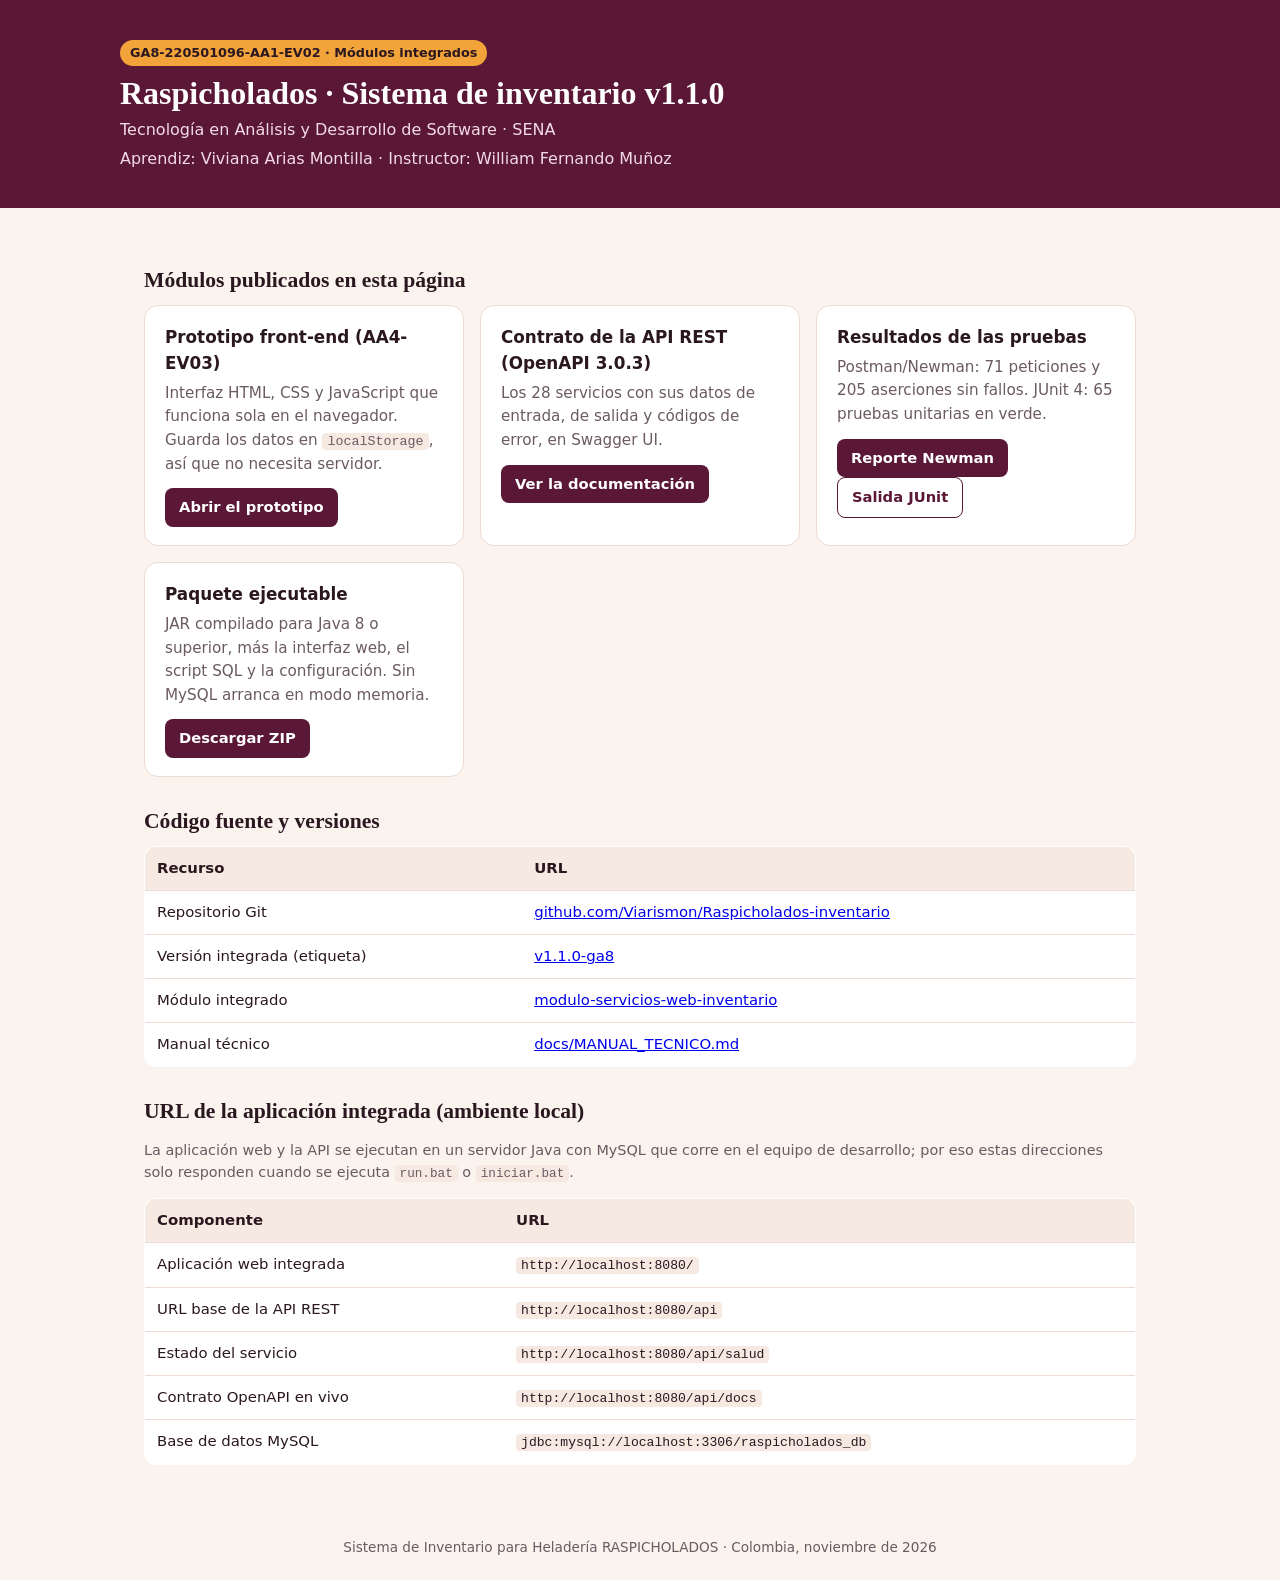
<file: index.html>
<!DOCTYPE html>
<html lang="es">
<head>
<meta charset="utf-8">
<meta name="viewport" content="width=device-width, initial-scale=1">
<title>Raspicholados · Entrega de módulos integrados (GA8-AA1-EV02)</title>
<link rel="icon" href="data:,">
<style>
  :root { --vino:#5a1736; --naranja:#f2a33a; --crema:#fbf3ee; --tinta:#2a1720; --gris:#6b5a62; --borde:#eadbd3; }
  * { box-sizing:border-box; }
  body { margin:0; font:16px/1.55 system-ui,-apple-system,"Segoe UI",Roboto,sans-serif; color:var(--tinta); background:var(--crema); }
  header { background:var(--vino); color:#fff; padding:40px 24px 32px; }
  .contenedor { max-width:1040px; margin:0 auto; }
  header p { margin:4px 0; color:#f3dbe4; }
  header h1 { margin:8px 0 6px; font:700 2rem/1.2 Georgia,"Times New Roman",serif; }
  .etiqueta { display:inline-block; background:var(--naranja); color:var(--tinta); font-weight:700; font-size:.8rem; padding:3px 10px; border-radius:99px; }
  main { padding:28px 24px 48px; }
  h2 { font:700 1.35rem Georgia,"Times New Roman",serif; margin:32px 0 12px; }
  .rejilla { display:grid; grid-template-columns:repeat(auto-fit,minmax(300px,1fr)); gap:16px; }
  .tarjeta { background:#fff; border:1px solid var(--borde); border-radius:14px; padding:18px 20px; }
  .tarjeta h3 { margin:0 0 6px; font-size:1.05rem; }
  .tarjeta p { margin:0 0 12px; color:var(--gris); font-size:.95rem; }
  .boton { display:inline-block; background:var(--vino); color:#fff; text-decoration:none; padding:8px 14px; border-radius:8px; font-weight:600; font-size:.92rem; }
  .boton.sec { background:#fff; color:var(--vino); border:1px solid var(--vino); }
  table { width:100%; border-collapse:collapse; background:#fff; border:1px solid var(--borde); border-radius:12px; overflow:hidden; font-size:.93rem; }
  th, td { text-align:left; padding:10px 12px; border-bottom:1px solid var(--borde); vertical-align:top; }
  th { background:#f6e9e2; }
  code { background:#f6e9e2; padding:1px 5px; border-radius:4px; font-size:.88em; }
  .nota { font-size:.9rem; color:var(--gris); }
  footer { text-align:center; color:var(--gris); font-size:.85rem; padding:24px; }
</style>
</head>
<body>
<header>
  <div class="contenedor">
    <span class="etiqueta">GA8-220501096-AA1-EV02 · Módulos integrados</span>
    <h1>Raspicholados · Sistema de inventario v1.1.0</h1>
    <p>Tecnología en Análisis y Desarrollo de Software · SENA</p>
    <p>Aprendiz: Viviana Arias Montilla · Instructor: William Fernando Muñoz</p>
  </div>
</header>
<main class="contenedor">

  <h2>Módulos publicados en esta página</h2>
  <div class="rejilla">
    <div class="tarjeta">
      <h3>Prototipo front-end (AA4-EV03)</h3>
      <p>Interfaz HTML, CSS y JavaScript que funciona sola en el navegador. Guarda los datos en <code>localStorage</code>, así que no necesita servidor.</p>
      <a class="boton" href="prototipo/">Abrir el prototipo</a>
    </div>
    <div class="tarjeta">
      <h3>Contrato de la API REST (OpenAPI 3.0.3)</h3>
      <p>Los 28 servicios con sus datos de entrada, de salida y códigos de error, en Swagger UI.</p>
      <a class="boton" href="api/">Ver la documentación</a>
    </div>
    <div class="tarjeta">
      <h3>Resultados de las pruebas</h3>
      <p>Postman/Newman: 71 peticiones y 205 aserciones sin fallos. JUnit 4: 65 pruebas unitarias en verde.</p>
      <a class="boton" href="pruebas/reporte_newman.html">Reporte Newman</a>
      <a class="boton sec" href="pruebas/pruebas_unitarias_junit.txt">Salida JUnit</a>
    </div>
    <div class="tarjeta">
      <h3>Paquete ejecutable</h3>
      <p>JAR compilado para Java 8 o superior, más la interfaz web, el script SQL y la configuración. Sin MySQL arranca en modo memoria.</p>
      <a class="boton" href="descargas/raspicholados-inventario-v1.1.0.zip">Descargar ZIP</a>
    </div>
  </div>

  <h2>Código fuente y versiones</h2>
  <table>
    <tr><th>Recurso</th><th>URL</th></tr>
    <tr><td>Repositorio Git</td><td><a href="https://github.com/Viarismon/Raspicholados-inventario">github.com/Viarismon/Raspicholados-inventario</a></td></tr>
    <tr><td>Versión integrada (etiqueta)</td><td><a href="https://github.com/Viarismon/Raspicholados-inventario/tree/v1.1.0-ga8">v1.1.0-ga8</a></td></tr>
    <tr><td>Módulo integrado</td><td><a href="https://github.com/Viarismon/Raspicholados-inventario/tree/main/modulo-servicios-web-inventario">modulo-servicios-web-inventario</a></td></tr>
    <tr><td>Manual técnico</td><td><a href="https://github.com/Viarismon/Raspicholados-inventario/blob/main/modulo-servicios-web-inventario/docs/MANUAL_TECNICO.md">docs/MANUAL_TECNICO.md</a></td></tr>
  </table>

  <h2>URL de la aplicación integrada (ambiente local)</h2>
  <p class="nota">La aplicación web y la API se ejecutan en un servidor Java con MySQL que corre en el equipo de desarrollo; por eso estas direcciones solo responden cuando se ejecuta <code>run.bat</code> o <code>iniciar.bat</code>.</p>
  <table>
    <tr><th>Componente</th><th>URL</th></tr>
    <tr><td>Aplicación web integrada</td><td><code>http://localhost:8080/</code></td></tr>
    <tr><td>URL base de la API REST</td><td><code>http://localhost:8080/api</code></td></tr>
    <tr><td>Estado del servicio</td><td><code>http://localhost:8080/api/salud</code></td></tr>
    <tr><td>Contrato OpenAPI en vivo</td><td><code>http://localhost:8080/api/docs</code></td></tr>
    <tr><td>Base de datos MySQL</td><td><code>jdbc:mysql://localhost:3306/raspicholados_db</code></td></tr>
  </table>
</main>
<footer>Sistema de Inventario para Heladería RASPICHOLADOS · Colombia, noviembre de 2026</footer>
</body>
</html>
</file>
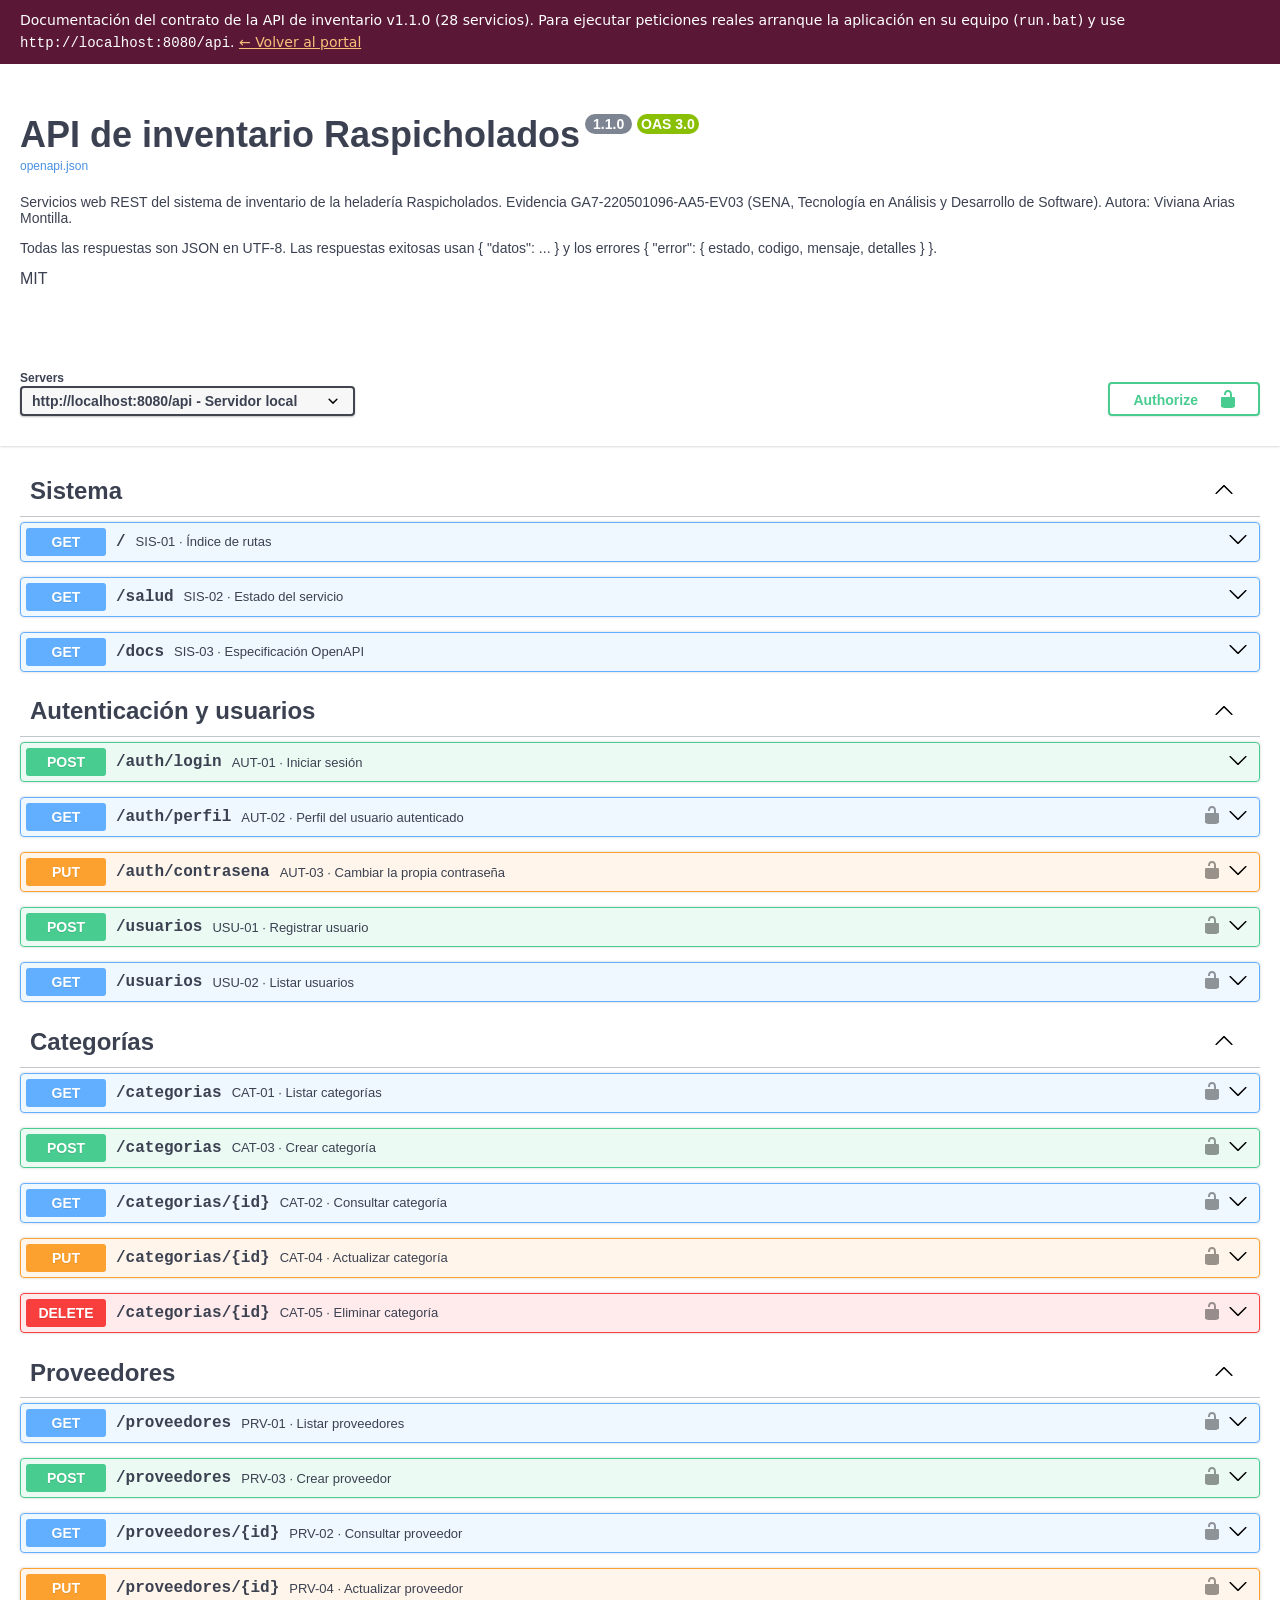
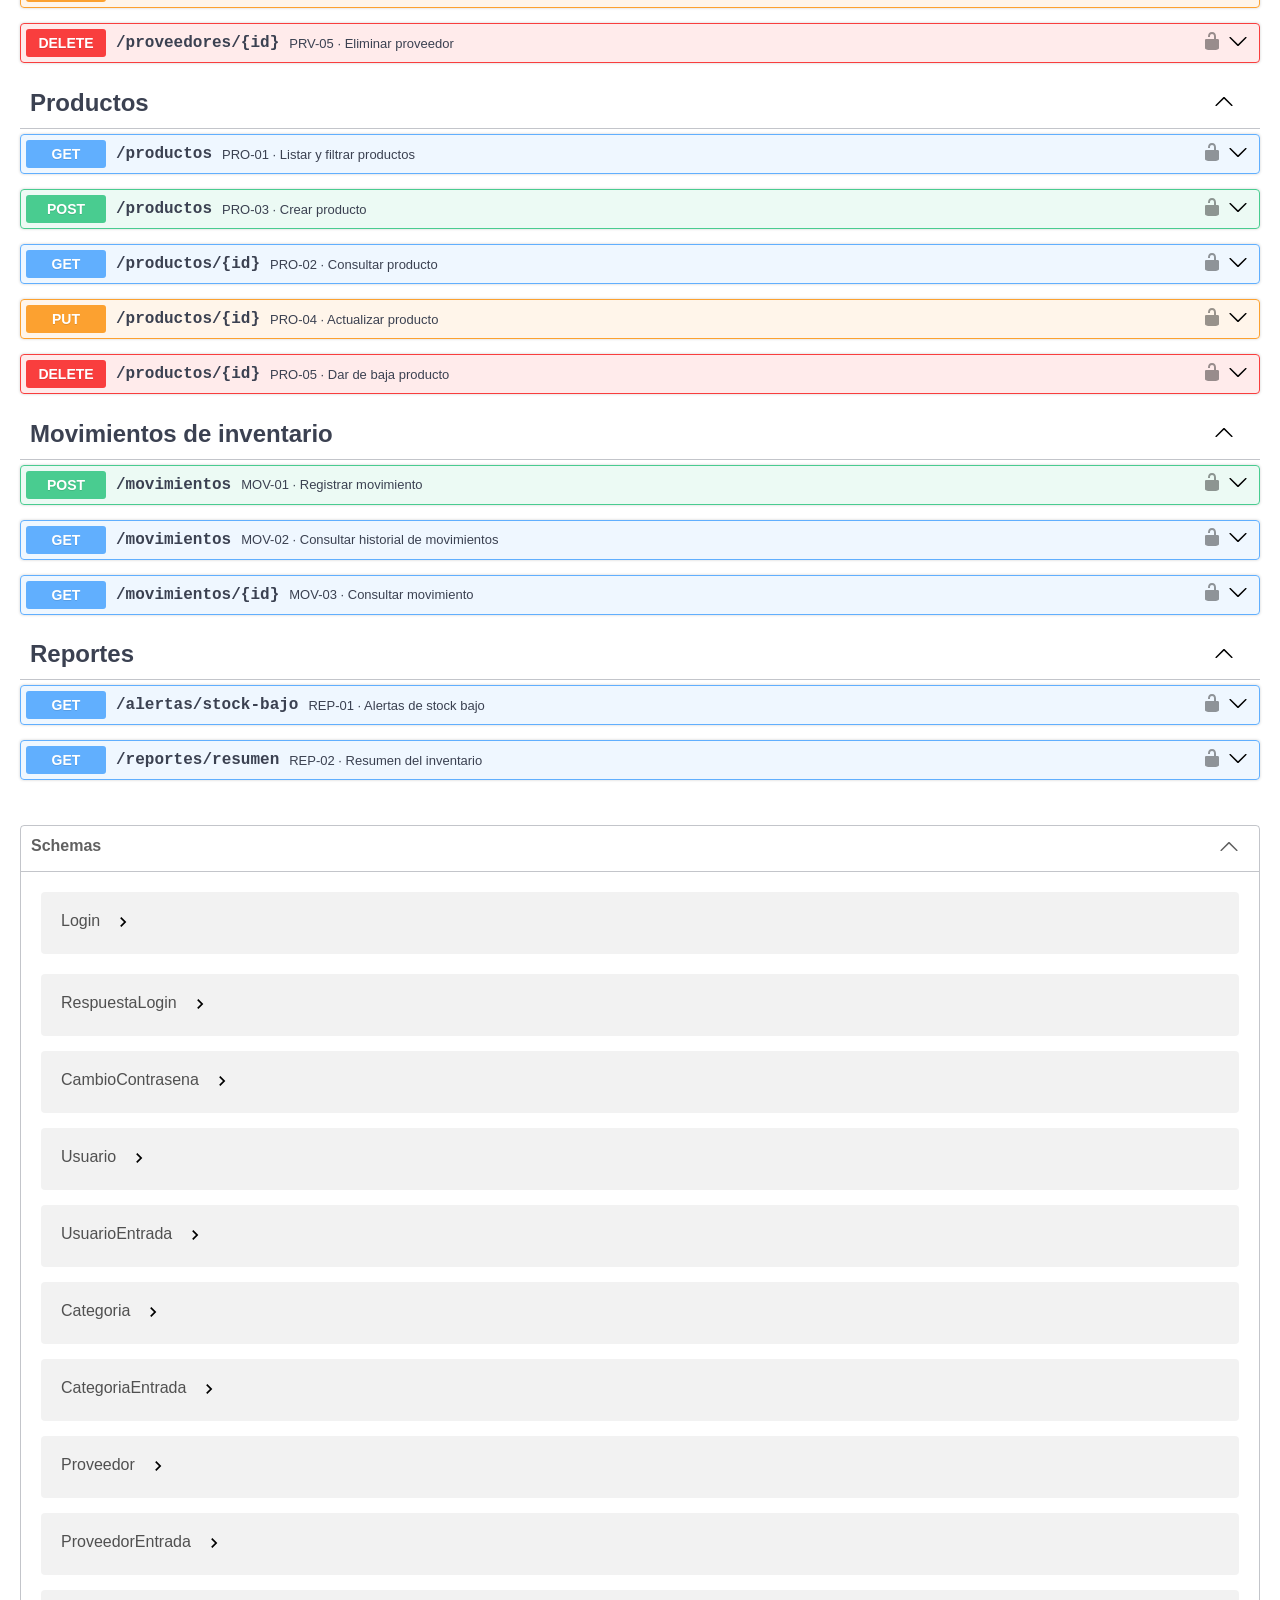
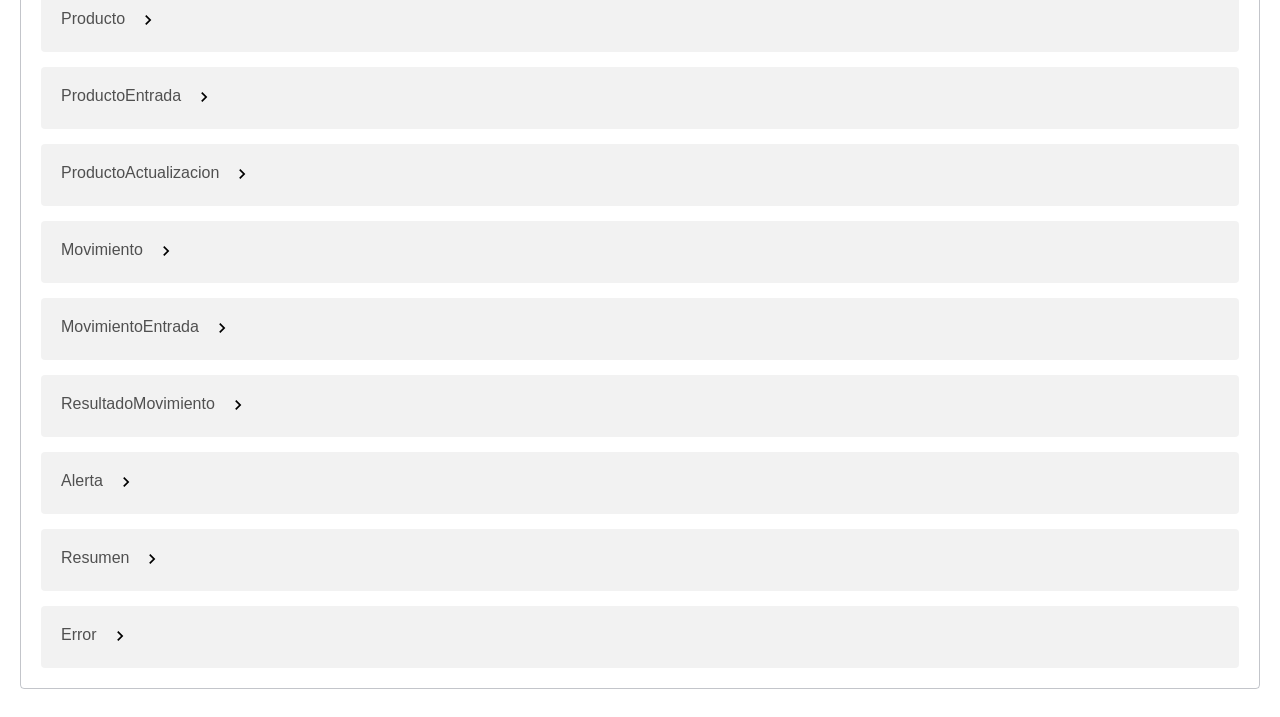
<file: api/index.html>
<!DOCTYPE html>
<html lang="es"><head><meta charset="utf-8"><title>API REST · Raspicholados (OpenAPI 3.0.3)</title>
<meta name="viewport" content="width=device-width, initial-scale=1">
<link rel="icon" href="favicon-32x32.png"><link rel="stylesheet" href="swagger-ui.css">
<style>body{margin:0}.aviso{font:14px/1.5 system-ui,sans-serif;background:#5a1736;color:#fff;padding:10px 20px}.aviso a{color:#f6c27a}</style></head>
<body><div class="aviso">Documentación del contrato de la API de inventario v1.1.0 (28 servicios). Para ejecutar peticiones reales arranque la aplicación en su equipo (<code>run.bat</code>) y use <code>http://localhost:8080/api</code>. <a href="../">← Volver al portal</a></div>
<div id="swagger-ui"></div>
<script src="swagger-ui-bundle.js"></script><script src="swagger-ui-standalone-preset.js"></script>
<script src="init.js"></script></body></html>
</file>
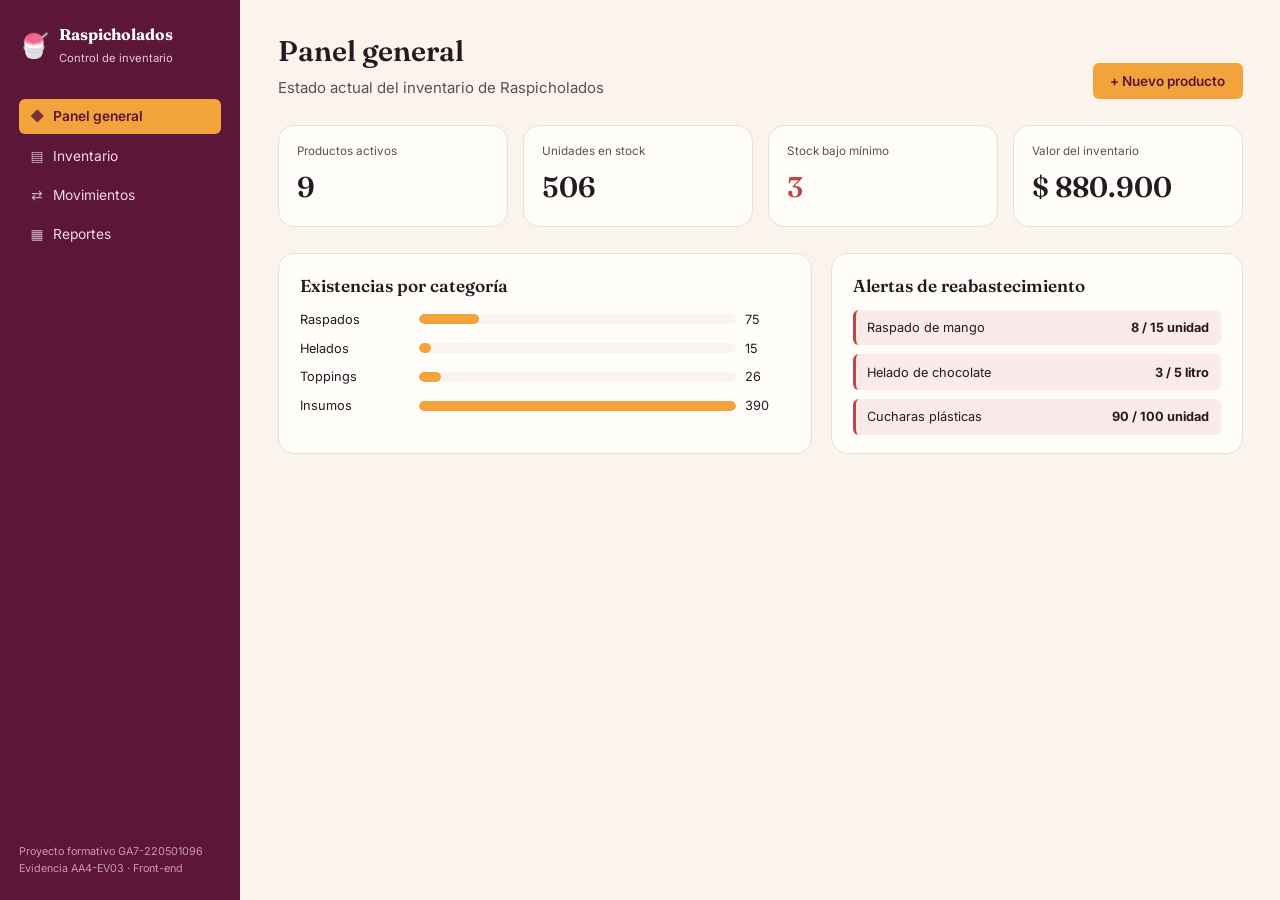
<file: modulo-frontend-html-css-js/index.html>
<!DOCTYPE html>
<html lang="es">
<head>
  <meta charset="UTF-8" />
  <meta name="viewport" content="width=device-width, initial-scale=1.0" />
  <title>Raspicholados | Sistema de Inventario</title>
  <meta name="description" content="Módulo de control de inventario para la heladería Raspicholados" />

  <!-- Tipografías: Fraunces para titulares (carácter, calidez), Inter para interfaz -->
  <link rel="preconnect" href="https://fonts.googleapis.com" />
  <link href="https://fonts.googleapis.com/css2?family=Fraunces:opsz,wght@9..144,500;9..144,600;9..144,700&family=Inter:wght@400;500;600;700&display=swap" rel="stylesheet" />

  <link rel="stylesheet" href="css/styles.css" />
</head>
<body>

  <!-- ============================================================
       ESTRUCTURA GENERAL: barra lateral de navegación + contenido
       El sistema es una SPA (Single Page Application): un solo HTML,
       varias "vistas" que se muestran u ocultan con JavaScript.
       ============================================================ -->

  <div class="app-shell">

    <!-- ---------- BARRA LATERAL ---------- -->
    <aside class="sidebar">
      <div class="brand">
        <span class="brand-mark">🍧</span>
        <div class="brand-text">
          <strong>Raspicholados</strong>
          <small>Control de inventario</small>
        </div>
      </div>

      <nav class="nav" aria-label="Navegación principal">
        <button class="nav-item is-active" data-view="dashboard">
          <span class="nav-icon">◆</span> Panel general
        </button>
        <button class="nav-item" data-view="inventario">
          <span class="nav-icon">▤</span> Inventario
        </button>
        <button class="nav-item" data-view="movimientos">
          <span class="nav-icon">⇄</span> Movimientos
        </button>
        <button class="nav-item" data-view="reportes">
          <span class="nav-icon">▦</span> Reportes
        </button>
      </nav>

      <div class="sidebar-footer">
        <p>Proyecto formativo GA7-220501096</p>
        <p>Evidencia AA4-EV03 · Front-end</p>
      </div>
    </aside>

    <!-- ---------- CONTENIDO PRINCIPAL ---------- -->
    <main class="content">

      <!-- ===================== VISTA: DASHBOARD ===================== -->
      <section id="view-dashboard" class="view is-active">
        <header class="view-header">
          <div>
            <h1>Panel general</h1>
            <p class="subtitle">Estado actual del inventario de Raspicholados</p>
          </div>
          <button class="btn btn-primary" id="btn-nuevo-producto-dash">+ Nuevo producto</button>
        </header>

        <div class="kpi-grid">
          <div class="kpi-card">
            <span class="kpi-label">Productos activos</span>
            <span class="kpi-value" id="kpi-total-productos">0</span>
          </div>
          <div class="kpi-card">
            <span class="kpi-label">Unidades en stock</span>
            <span class="kpi-value" id="kpi-total-unidades">0</span>
          </div>
          <div class="kpi-card kpi-warning">
            <span class="kpi-label">Stock bajo mínimo</span>
            <span class="kpi-value" id="kpi-stock-bajo">0</span>
          </div>
          <div class="kpi-card">
            <span class="kpi-label">Valor del inventario</span>
            <span class="kpi-value" id="kpi-valor-inventario">$0</span>
          </div>
        </div>

        <div class="dash-grid">
          <div class="panel">
            <h2>Existencias por categoría</h2>
            <div id="chart-categorias" class="bar-chart"><!-- se llena por JS --></div>
          </div>

          <div class="panel">
            <h2>Alertas de reabastecimiento</h2>
            <ul id="lista-alertas" class="alert-list"><!-- se llena por JS --></ul>
          </div>
        </div>
      </section>

      <!-- ===================== VISTA: INVENTARIO ===================== -->
      <section id="view-inventario" class="view">
        <header class="view-header">
          <div>
            <h1>Inventario</h1>
            <p class="subtitle">Consulta, agrega, edita o elimina productos</p>
          </div>
          <button class="btn btn-primary" id="btn-nuevo-producto">+ Nuevo producto</button>
        </header>

        <div class="toolbar">
          <input type="search" id="buscador" placeholder="Buscar producto por nombre..." aria-label="Buscar producto" />

          <select id="filtro-categoria" aria-label="Filtrar por categoría">
            <option value="todas">Todas las categorías</option>
            <option value="Raspados">Raspados</option>
            <option value="Helados">Helados</option>
            <option value="Toppings">Toppings</option>
            <option value="Insumos">Insumos</option>
          </select>

          <select id="filtro-estado" aria-label="Filtrar por estado de stock">
            <option value="todos">Todos los estados</option>
            <option value="ok">Stock normal</option>
            <option value="bajo">Stock bajo</option>
          </select>
        </div>

        <div class="table-wrap">
          <table class="tabla" id="tabla-inventario">
            <thead>
              <tr>
                <th>Producto</th>
                <th>Categoría</th>
                <th>Unidad</th>
                <th>Stock actual</th>
                <th>Stock mínimo</th>
                <th>Precio unitario</th>
                <th>Estado</th>
                <th>Acciones</th>
              </tr>
            </thead>
            <tbody id="tbody-inventario"><!-- se llena por JS --></tbody>
          </table>
          <p id="tabla-vacia" class="tabla-vacia" hidden>No hay productos que coincidan con la búsqueda.</p>
        </div>
      </section>

      <!-- ===================== VISTA: MOVIMIENTOS ===================== -->
      <section id="view-movimientos" class="view">
        <header class="view-header">
          <div>
            <h1>Movimientos de inventario</h1>
            <p class="subtitle">Registra entradas y salidas de stock</p>
          </div>
        </header>

        <form id="form-movimiento" class="form-movimiento panel">
          <div class="field">
            <label for="mov-producto">Producto</label>
            <select id="mov-producto" required></select>
          </div>
          <div class="field">
            <label for="mov-tipo">Tipo de movimiento</label>
            <select id="mov-tipo" required>
              <option value="entrada">Entrada (compra / reposición)</option>
              <option value="salida">Salida (venta / consumo)</option>
            </select>
          </div>
          <div class="field">
            <label for="mov-cantidad">Cantidad</label>
            <input type="number" id="mov-cantidad" min="1" step="1" required />
          </div>
          <div class="field">
            <label for="mov-motivo">Motivo / observación</label>
            <input type="text" id="mov-motivo" placeholder="Ej: Compra a proveedor, venta del día..." />
          </div>
          <button type="submit" class="btn btn-primary">Registrar movimiento</button>
        </form>

        <div class="table-wrap">
          <h2>Historial reciente</h2>
          <table class="tabla">
            <thead>
              <tr>
                <th>Fecha</th>
                <th>Producto</th>
                <th>Tipo</th>
                <th>Cantidad</th>
                <th>Motivo</th>
              </tr>
            </thead>
            <tbody id="tbody-movimientos"><!-- se llena por JS --></tbody>
          </table>
        </div>
      </section>

      <!-- ===================== VISTA: REPORTES ===================== -->
      <section id="view-reportes" class="view">
        <header class="view-header">
          <div>
            <h1>Reportes</h1>
            <p class="subtitle">Exporta el estado actual del inventario</p>
          </div>
        </header>

        <div class="panel">
          <p>Descarga el inventario completo en formato CSV para análisis externo o para anexar a informes.</p>
          <button class="btn btn-secondary" id="btn-exportar-csv">Descargar inventario (.csv)</button>
        </div>

        <div class="panel">
          <h2>Resumen ejecutivo</h2>
          <p id="resumen-texto">Cargando resumen...</p>
        </div>
      </section>

    </main>
  </div>

  <!-- ===================== MODAL: CREAR / EDITAR PRODUCTO ===================== -->
  <div class="modal-overlay" id="modal-overlay" hidden>
    <div class="modal" role="dialog" aria-modal="true" aria-labelledby="modal-titulo">
      <div class="modal-header">
        <h2 id="modal-titulo">Nuevo producto</h2>
        <button class="modal-close" id="btn-cerrar-modal" aria-label="Cerrar">×</button>
      </div>

      <form id="form-producto" class="form-producto">
        <input type="hidden" id="prod-id" />

        <div class="field">
          <label for="prod-nombre">Nombre del producto</label>
          <input type="text" id="prod-nombre" required placeholder="Ej: Raspado de mora" />
        </div>

        <div class="field-row">
          <div class="field">
            <label for="prod-categoria">Categoría</label>
            <select id="prod-categoria" required>
              <option value="Raspados">Raspados</option>
              <option value="Helados">Helados</option>
              <option value="Toppings">Toppings</option>
              <option value="Insumos">Insumos</option>
            </select>
          </div>
          <div class="field">
            <label for="prod-unidad">Unidad de medida</label>
            <input type="text" id="prod-unidad" required placeholder="Ej: unidad, kg, litro" />
          </div>
        </div>

        <div class="field-row">
          <div class="field">
            <label for="prod-stock">Stock actual</label>
            <input type="number" id="prod-stock" min="0" step="1" required />
          </div>
          <div class="field">
            <label for="prod-stock-min">Stock mínimo</label>
            <input type="number" id="prod-stock-min" min="0" step="1" required />
          </div>
        </div>

        <div class="field-row">
          <div class="field">
            <label for="prod-precio">Precio unitario (COP)</label>
            <input type="number" id="prod-precio" min="0" step="100" required />
          </div>
          <div class="field">
            <label for="prod-proveedor">Proveedor</label>
            <input type="text" id="prod-proveedor" placeholder="Opcional" />
          </div>
        </div>

        <div class="modal-actions">
          <button type="button" class="btn btn-ghost" id="btn-eliminar-producto" hidden>Eliminar producto</button>
          <div class="modal-actions-right">
            <button type="button" class="btn btn-ghost" id="btn-cancelar-modal">Cancelar</button>
            <button type="submit" class="btn btn-primary">Guardar</button>
          </div>
        </div>
      </form>
    </div>
  </div>

  <!-- Notificaciones tipo "toast" -->
  <div id="toast" class="toast" hidden></div>

  <!-- Scripts: se cargan al final para no bloquear el renderizado -->
  <script src="js/data.js"></script>
  <script src="js/app.js"></script>
</body>
</html>
</file>
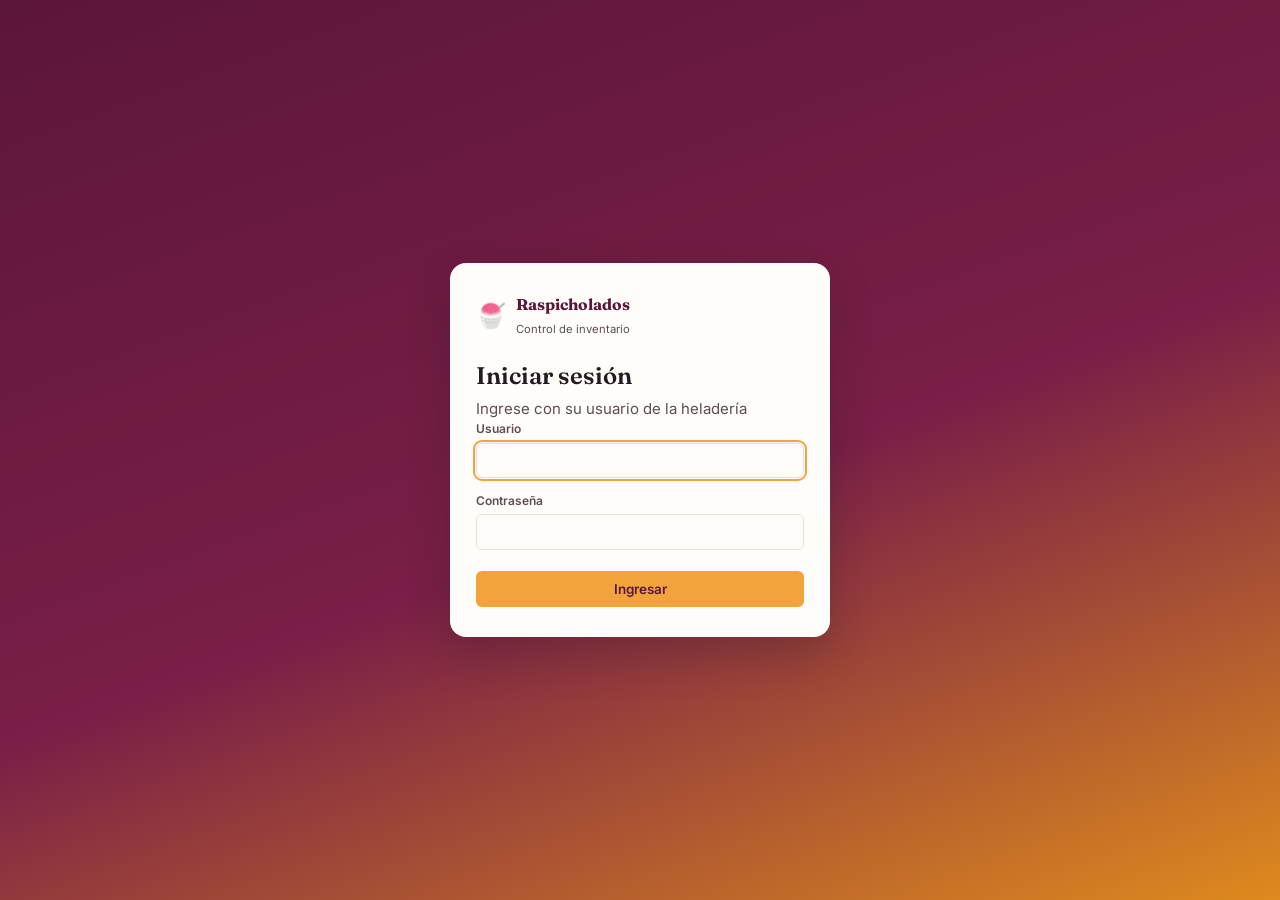
<file: modulo-servicios-web-inventario/web/index.html>
<!DOCTYPE html>
<html lang="es">
<head>
  <meta charset="UTF-8" />
  <meta name="viewport" content="width=device-width, initial-scale=1.0" />
  <title>Raspicholados | Sistema de Inventario</title>
  <meta name="description" content="Aplicación web de inventario para la heladería Raspicholados" />

  <link rel="preconnect" href="https://fonts.googleapis.com" />
  <link href="https://fonts.googleapis.com/css2?family=Fraunces:opsz,wght@9..144,500;9..144,600;9..144,700&family=Inter:wght@400;500;600;700&display=swap" rel="stylesheet" />
  <link rel="icon" href="data:," />
  <link rel="stylesheet" href="css/styles.css" />
</head>
<body>

  <!-- ============================================================
       PANTALLA DE INICIO DE SESIÓN
       Primera pantalla del mapa de navegación. Sin token válido no
       se muestra ninguna otra vista.
       ============================================================ -->
  <section id="pantalla-login" class="login-pantalla" hidden>
    <form id="form-login" class="login-tarjeta" autocomplete="on" novalidate>
      <div class="brand brand-login">
        <span class="brand-mark">🍧</span>
        <div class="brand-text">
          <strong>Raspicholados</strong>
          <small>Control de inventario</small>
        </div>
      </div>
      <h1>Iniciar sesión</h1>
      <p class="subtitle">Ingrese con su usuario de la heladería</p>

      <div class="field">
        <label for="login-usuario">Usuario</label>
        <input type="text" id="login-usuario" autocomplete="username" required maxlength="30" />
      </div>
      <div class="field">
        <label for="login-contrasena">Contraseña</label>
        <input type="password" id="login-contrasena" autocomplete="current-password" required maxlength="72" />
      </div>
      <p id="login-error" class="mensaje-error" role="alert" hidden></p>
      <button type="submit" class="btn btn-primary btn-bloque" id="btn-login">Ingresar</button>
    </form>
  </section>

  <!-- ============================================================
       APLICACIÓN: barra lateral + vistas (SPA)
       ============================================================ -->
  <div class="app-shell" id="app" hidden>

    <aside class="sidebar">
      <div class="brand">
        <span class="brand-mark">🍧</span>
        <div class="brand-text">
          <strong>Raspicholados</strong>
          <small>Control de inventario</small>
        </div>
      </div>

      <nav class="nav" aria-label="Navegación principal">
        <button class="nav-item is-active" data-view="dashboard"><span class="nav-icon">◆</span> Panel general</button>
        <button class="nav-item" data-view="inventario"><span class="nav-icon">▤</span> Inventario</button>
        <button class="nav-item" data-view="movimientos"><span class="nav-icon">⇄</span> Movimientos</button>
        <button class="nav-item" data-view="reportes"><span class="nav-icon">▦</span> Reportes</button>
        <button class="nav-item solo-admin" data-view="usuarios"><span class="nav-icon">◎</span> Usuarios</button>
      </nav>

      <div class="usuario-caja">
        <span class="usuario-nombre" id="usuario-nombre">—</span>
        <span class="usuario-rol" id="usuario-rol">—</span>
        <button class="btn btn-ghost btn-salir" id="btn-salir">Cerrar sesión</button>
      </div>

      <div class="sidebar-footer">
        <p>GA8-220501096-AA1-EV01</p>
        <p>Aplicación web integrada v1.1.0</p>
      </div>
    </aside>

    <main class="content">

      <!-- ===================== VISTA: PANEL GENERAL ===================== -->
      <section id="view-dashboard" class="view is-active">
        <header class="view-header">
          <div>
            <h1>Panel general</h1>
            <p class="subtitle">Estado actual del inventario (datos en MySQL)</p>
          </div>
          <button class="btn btn-primary solo-admin" id="btn-nuevo-producto-dash">+ Nuevo producto</button>
        </header>

        <div class="kpi-grid">
          <div class="kpi-card"><span class="kpi-label">Productos activos</span><span class="kpi-value" id="kpi-total-productos">0</span></div>
          <div class="kpi-card"><span class="kpi-label">Unidades en stock</span><span class="kpi-value" id="kpi-total-unidades">0</span></div>
          <div class="kpi-card kpi-warning"><span class="kpi-label">Agotados o en stock bajo</span><span class="kpi-value" id="kpi-stock-bajo">0</span></div>
          <div class="kpi-card"><span class="kpi-label">Valor del inventario</span><span class="kpi-value" id="kpi-valor-inventario">$0</span></div>
        </div>

        <div class="dash-grid">
          <div class="panel">
            <h2>Productos por categoría</h2>
            <div id="chart-categorias" class="bar-chart"></div>
          </div>
          <div class="panel">
            <h2>Alertas de reabastecimiento</h2>
            <ul id="lista-alertas" class="alert-list"></ul>
          </div>
        </div>
      </section>

      <!-- ===================== VISTA: INVENTARIO ===================== -->
      <section id="view-inventario" class="view">
        <header class="view-header">
          <div>
            <h1>Inventario</h1>
            <p class="subtitle">Consulta los productos; el administrador puede crear, editar y dar de baja</p>
          </div>
          <button class="btn btn-primary solo-admin" id="btn-nuevo-producto">+ Nuevo producto</button>
        </header>

        <div class="toolbar">
          <input type="search" id="buscador" placeholder="Buscar producto por nombre..." aria-label="Buscar producto" />
          <select id="filtro-categoria" aria-label="Filtrar por categoría">
            <option value="todas">Todas las categorías</option>
          </select>
          <select id="filtro-estado" aria-label="Filtrar por estado de stock">
            <option value="todos">Todos los estados</option>
            <option value="NORMAL">Normal</option>
            <option value="BAJO">Stock bajo</option>
            <option value="AGOTADO">Agotado</option>
          </select>
        </div>

        <div class="table-wrap">
          <table class="tabla">
            <thead>
              <tr>
                <th>Producto</th><th>Categoría</th><th>Unidad</th><th>Stock actual</th>
                <th>Stock mínimo</th><th>Precio unitario</th><th>Proveedor</th><th>Estado</th><th class="solo-admin">Acciones</th>
              </tr>
            </thead>
            <tbody id="tbody-inventario"></tbody>
          </table>
          <p id="tabla-vacia" class="tabla-vacia" hidden>No hay productos que coincidan con la búsqueda.</p>
        </div>
      </section>

      <!-- ===================== VISTA: MOVIMIENTOS ===================== -->
      <section id="view-movimientos" class="view">
        <header class="view-header">
          <div>
            <h1>Movimientos de inventario</h1>
            <p class="subtitle">Registra entradas y salidas; el stock se actualiza en la base de datos</p>
          </div>
        </header>

        <form id="form-movimiento" class="form-movimiento panel" novalidate>
          <div class="field">
            <label for="mov-producto">Producto</label>
            <select id="mov-producto" required></select>
          </div>
          <div class="field">
            <label for="mov-tipo">Tipo de movimiento</label>
            <select id="mov-tipo" required>
              <option value="ENTRADA">Entrada (compra / reposición)</option>
              <option value="SALIDA">Salida (venta / consumo)</option>
            </select>
          </div>
          <div class="field">
            <label for="mov-cantidad">Cantidad</label>
            <input type="number" id="mov-cantidad" min="1" step="1" required />
          </div>
          <div class="field">
            <label for="mov-motivo">Motivo / observación</label>
            <input type="text" id="mov-motivo" maxlength="150" placeholder="Ej: Compra a proveedor, venta del día..." />
          </div>
          <button type="submit" class="btn btn-primary">Registrar movimiento</button>
        </form>
        <p id="mov-error" class="mensaje-error" role="alert" hidden></p>

        <div class="table-wrap">
          <h2>Historial reciente</h2>
          <table class="tabla">
            <thead>
              <tr><th>Fecha</th><th>Producto</th><th>Tipo</th><th>Cantidad</th><th>Stock resultante</th><th>Usuario</th><th>Motivo</th></tr>
            </thead>
            <tbody id="tbody-movimientos"></tbody>
          </table>
        </div>
      </section>

      <!-- ===================== VISTA: REPORTES ===================== -->
      <section id="view-reportes" class="view">
        <header class="view-header">
          <div>
            <h1>Reportes</h1>
            <p class="subtitle">Resumen calculado por la API y exportación a CSV</p>
          </div>
        </header>
        <div class="panel">
          <h2>Resumen ejecutivo</h2>
          <p id="resumen-texto">Cargando resumen...</p>
        </div>
        <div class="panel">
          <p>Descarga el inventario completo en formato CSV para análisis externo o para anexar a informes.</p>
          <button class="btn btn-secondary" id="btn-exportar-csv">Descargar inventario (.csv)</button>
        </div>
      </section>

      <!-- ===================== VISTA: USUARIOS (solo administrador) ===================== -->
      <section id="view-usuarios" class="view solo-admin">
        <header class="view-header">
          <div>
            <h1>Usuarios</h1>
            <p class="subtitle">Registra empleados y administradores del sistema</p>
          </div>
        </header>

        <form id="form-usuario" class="form-movimiento panel" novalidate>
          <div class="field">
            <label for="usu-nombre-usuario">Usuario</label>
            <input type="text" id="usu-nombre-usuario" required maxlength="30" placeholder="Ej: laura.gomez" />
          </div>
          <div class="field">
            <label for="usu-nombre-completo">Nombre completo</label>
            <input type="text" id="usu-nombre-completo" required maxlength="100" />
          </div>
          <div class="field">
            <label for="usu-contrasena">Contraseña</label>
            <input type="password" id="usu-contrasena" required maxlength="72" autocomplete="new-password" placeholder="Mínimo 8, con letras y números" />
          </div>
          <div class="field">
            <label for="usu-rol">Rol</label>
            <select id="usu-rol">
              <option value="EMPLEADO">Empleado</option>
              <option value="ADMINISTRADOR">Administrador</option>
            </select>
          </div>
          <button type="submit" class="btn btn-primary">Registrar usuario</button>
        </form>
        <p id="usu-error" class="mensaje-error" role="alert" hidden></p>

        <div class="table-wrap">
          <table class="tabla">
            <thead><tr><th>Usuario</th><th>Nombre completo</th><th>Rol</th><th>Estado</th><th>Registro</th></tr></thead>
            <tbody id="tbody-usuarios"></tbody>
          </table>
        </div>
      </section>

    </main>
  </div>

  <!-- ===================== MODAL: CREAR / EDITAR PRODUCTO (administrador) ===================== -->
  <div class="modal-overlay" id="modal-overlay" hidden>
    <div class="modal" role="dialog" aria-modal="true" aria-labelledby="modal-titulo">
      <div class="modal-header">
        <h2 id="modal-titulo">Nuevo producto</h2>
        <button class="modal-close" id="btn-cerrar-modal" aria-label="Cerrar">×</button>
      </div>

      <form id="form-producto" class="form-producto" novalidate>
        <input type="hidden" id="prod-id" />
        <div class="field">
          <label for="prod-nombre">Nombre del producto</label>
          <input type="text" id="prod-nombre" required maxlength="80" placeholder="Ej: Pulpa de mora" />
        </div>
        <div class="field-row">
          <div class="field">
            <label for="prod-categoria">Categoría</label>
            <select id="prod-categoria" required></select>
          </div>
          <div class="field">
            <label for="prod-unidad">Unidad de medida</label>
            <input type="text" id="prod-unidad" required maxlength="20" placeholder="Ej: Unidad, Kilogramo, Litro" />
          </div>
        </div>
        <div class="field-row">
          <div class="field" id="campo-stock-inicial">
            <label for="prod-stock">Stock inicial</label>
            <input type="number" id="prod-stock" min="0" step="1" />
          </div>
          <div class="field">
            <label for="prod-stock-min">Stock mínimo</label>
            <input type="number" id="prod-stock-min" min="0" step="1" required />
          </div>
        </div>
        <div class="field-row">
          <div class="field">
            <label for="prod-precio">Precio unitario (COP)</label>
            <input type="number" id="prod-precio" min="0" step="0.01" required />
          </div>
          <div class="field">
            <label for="prod-proveedor">Proveedor</label>
            <select id="prod-proveedor"><option value="">Sin proveedor</option></select>
          </div>
        </div>
        <p class="nota-campo" id="nota-stock" hidden>El stock solo cambia con movimientos de entrada o salida.</p>
        <p id="prod-error" class="mensaje-error" role="alert" hidden></p>

        <div class="modal-actions">
          <button type="button" class="btn btn-ghost" id="btn-eliminar-producto" hidden>Dar de baja</button>
          <div class="modal-actions-right">
            <button type="button" class="btn btn-ghost" id="btn-cancelar-modal">Cancelar</button>
            <button type="submit" class="btn btn-primary">Guardar</button>
          </div>
        </div>
      </form>
    </div>
  </div>

  <div id="toast" class="toast" hidden></div>

  <script src="js/api.js"></script>
  <script src="js/app.js"></script>
</body>
</html>
</file>
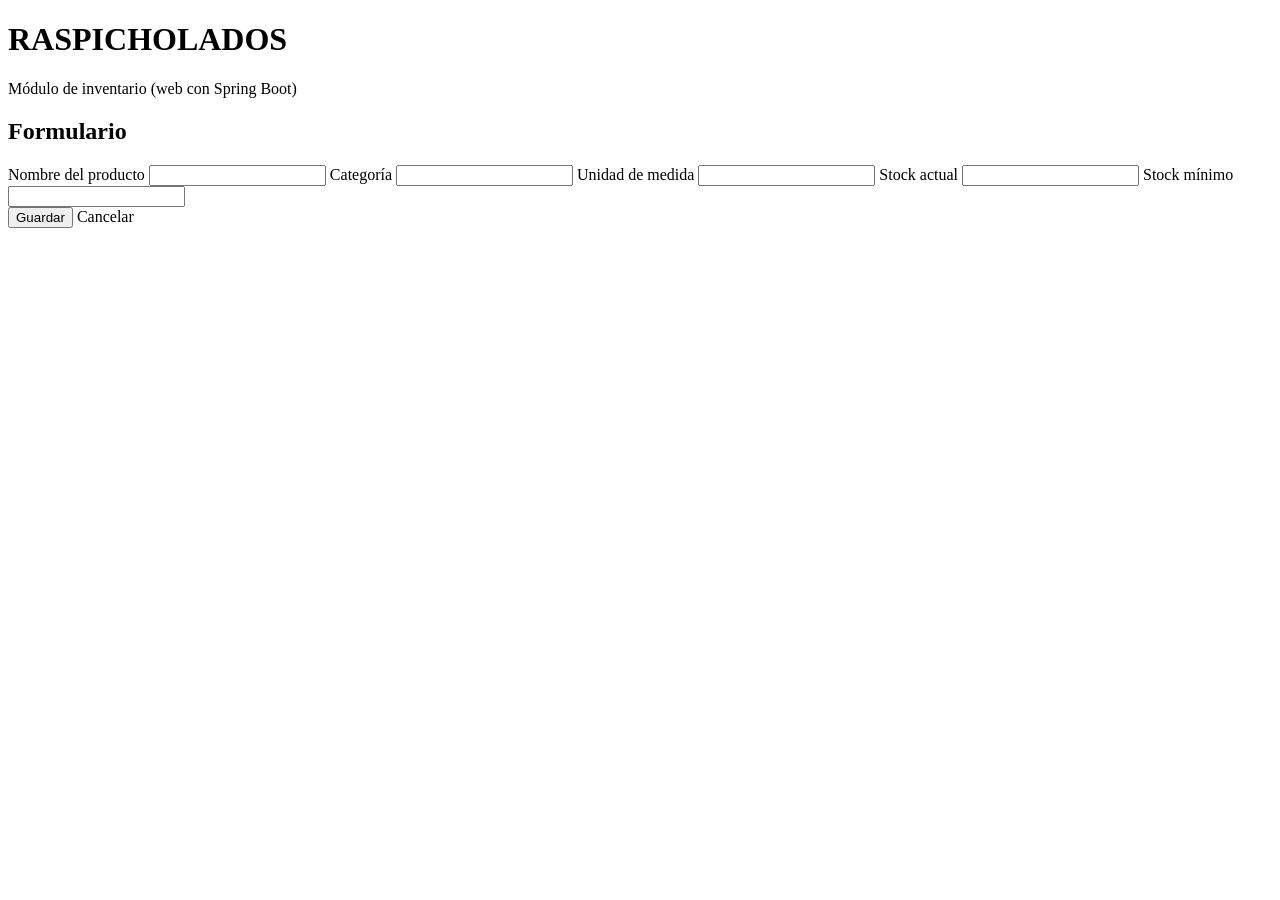
<file: modulo-web-spring/src/main/resources/templates/formulario_producto.html>
<!--
  Módulo: Inventario (versión web con framework)
  Propósito: Vista Thymeleaf del formulario para registrar o editar
             un producto. th:object y th:field enlazan directamente
             los campos del formulario con el objeto Producto,
             reemplazando el llenado manual con jsp:getProperty de
             la evidencia EV02.
  Autora: Viviana Arias Montilla
  Fecha de creación: 2026-09-02
-->
<!DOCTYPE html>
<html lang="es" xmlns:th="http://www.thymeleaf.org">
<head>
    <meta charset="UTF-8">
    <title>RASPICHOLADOS - Formulario de producto</title>
    <link rel="stylesheet" th:href="@{/estilos.css}">
</head>
<body>

<header>
    <h1>RASPICHOLADOS</h1>
    <p>Módulo de inventario (web con Spring Boot)</p>
</header>

<main>
    <h2 th:text="${esEdicion} ? 'Editar producto' : 'Registrar nuevo producto'">Formulario</h2>

    <form th:action="@{/productos/guardar}" th:object="${producto}" method="post">

        <input type="hidden" th:field="*{idProducto}">

        <label for="nombreProducto">Nombre del producto</label>
        <input type="text" id="nombreProducto" th:field="*{nombreProducto}" required>

        <label for="categoria">Categoría</label>
        <input type="text" id="categoria" th:field="*{categoria}" required>

        <label for="unidadMedida">Unidad de medida</label>
        <input type="text" id="unidadMedida" th:field="*{unidadMedida}" required>

        <label for="stockActual">Stock actual</label>
        <input type="number" id="stockActual" th:field="*{stockActual}" min="0" required>

        <label for="stockMinimo">Stock mínimo</label>
        <input type="number" id="stockMinimo" th:field="*{stockMinimo}" min="0" required>

        <div class="acciones-formulario">
            <button type="submit" class="boton"
                    th:text="${esEdicion} ? 'Guardar cambios' : 'Registrar producto'">Guardar</button>
            <a class="boton boton-secundario" th:href="@{/productos}">Cancelar</a>
        </div>
    </form>
</main>

</body>
</html>
</file>
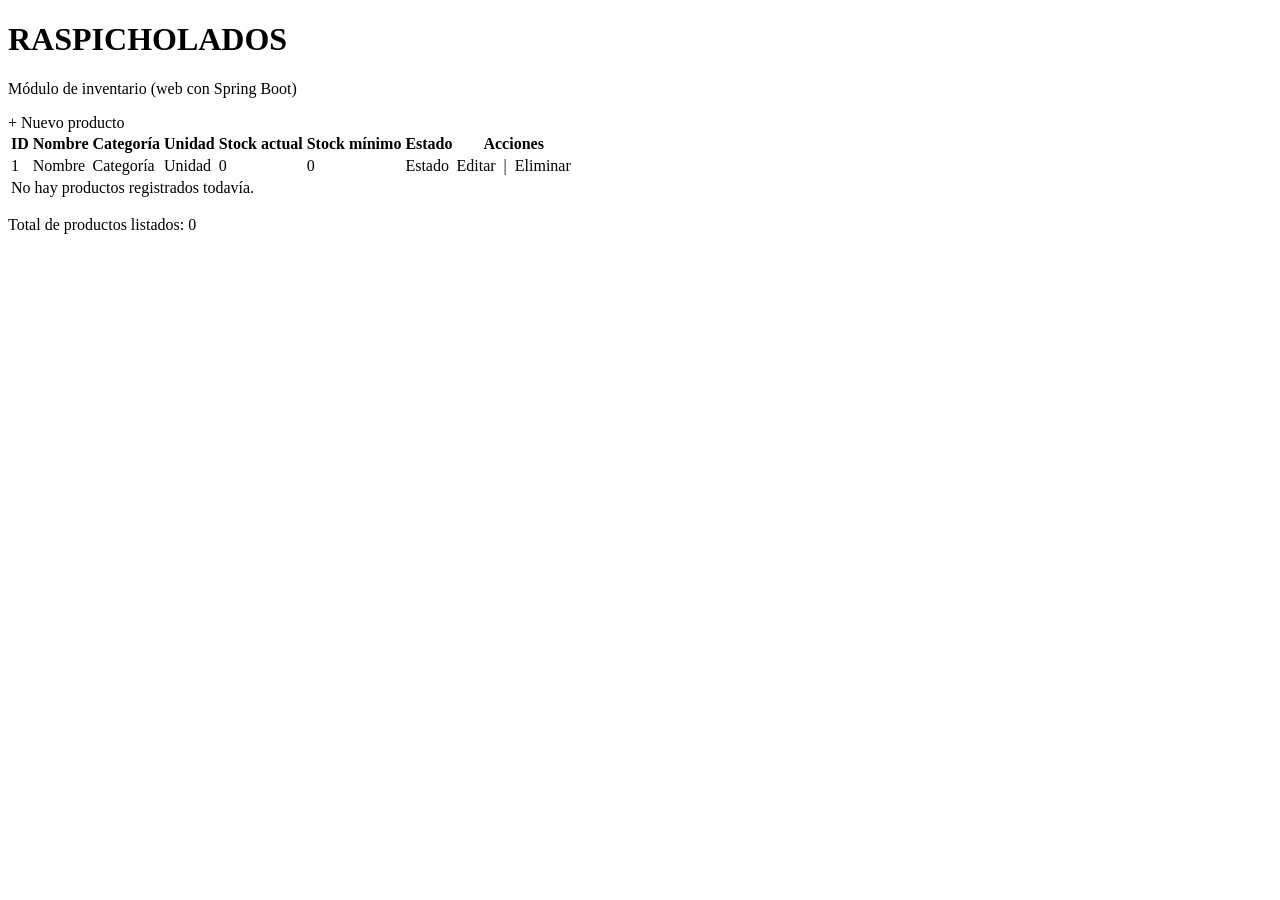
<file: modulo-web-spring/src/main/resources/templates/listar_productos.html>
<!--
  Módulo: Inventario (versión web con framework)
  Propósito: Vista Thymeleaf que lista los productos del inventario.
             th:each recorre la lista sin necesidad de scriptlets, a
             diferencia de la versión JSP de la evidencia EV02.
  Autora: Viviana Arias Montilla
  Fecha de creación: 2026-09-02
-->
<!DOCTYPE html>
<html lang="es" xmlns:th="http://www.thymeleaf.org">
<head>
    <meta charset="UTF-8">
    <title>RASPICHOLADOS - Inventario</title>
    <link rel="stylesheet" th:href="@{/estilos.css}">
</head>
<body>

<header>
    <h1>RASPICHOLADOS</h1>
    <p>Módulo de inventario (web con Spring Boot)</p>
</header>

<main>
    <div class="barra-acciones">
        <a class="boton" th:href="@{/productos/nuevo}">+ Nuevo producto</a>
    </div>

    <table>
        <thead>
        <tr>
            <th>ID</th>
            <th>Nombre</th>
            <th>Categoría</th>
            <th>Unidad</th>
            <th>Stock actual</th>
            <th>Stock mínimo</th>
            <th>Estado</th>
            <th>Acciones</th>
        </tr>
        </thead>
        <tbody>
        <tr th:each="producto : ${listaProductos}"
            th:class="${producto.tieneStockBajo} ? 'fila-alerta' : ''">
            <td th:text="${producto.idProducto}">1</td>
            <td th:text="${producto.nombreProducto}">Nombre</td>
            <td th:text="${producto.categoria}">Categoría</td>
            <td th:text="${producto.unidadMedida}">Unidad</td>
            <td th:text="${producto.stockActual}">0</td>
            <td th:text="${producto.stockMinimo}">0</td>
            <td th:text="${producto.tieneStockBajo} ? 'Stock bajo' : 'Normal'">Estado</td>
            <td>
                <a th:href="@{/productos/editar/{id}(id=${producto.idProducto})}">Editar</a>
                &nbsp;|&nbsp;
                <a th:href="@{/productos/eliminar/{id}(id=${producto.idProducto})}"
                   onclick="return confirm('¿Eliminar este producto del inventario?');">Eliminar</a>
            </td>
        </tr>
        <tr th:if="${#lists.isEmpty(listaProductos)}">
            <td colspan="8">No hay productos registrados todavía.</td>
        </tr>
        </tbody>
    </table>

    <p class="pie-tabla" th:text="'Total de productos listados: ' + ${listaProductos.size()}">
        Total de productos listados: 0
    </p>
</main>

</body>
</html>
</file>
<file: modulo-frontend-html-css-js/css/styles.css>
/* ==========================================================================
   RASPICHOLADOS · Sistema de inventario
   Hoja de estilos principal
   --------------------------------------------------------------------------
   Paleta inspirada en un raspado: hielo, jarabe de mora y mango, menta.
   ========================================================================== */

:root {
  /* Color */
  --berry-900: #5C1638;   /* mora oscura - marca / sidebar */
  --berry-700: #7A1F47;
  --mango-500: #F2A33B;   /* jarabe de mango - acento principal */
  --mango-600: #DE8A1E;
  --lime-500:  #7FB33A;   /* menta/lima - éxito */
  --sky-200:   #D8EEF3;   /* hielo raspado - fondos suaves */
  --ink-900:   #241A22;   /* texto principal */
  --ink-600:   #5B4E57;   /* texto secundario */
  --paper-0:   #FFFDF9;   /* fondo de contenido */
  --paper-100: #FBF4EC;
  --line:      #E9DFD6;
  --danger:    #C24545;

  /* Tipografía */
  --font-display: "Fraunces", Georgia, serif;
  --font-body: "Inter", system-ui, -apple-system, sans-serif;

  /* Layout */
  --sidebar-w: 240px;
  --radius-sm: 6px;
  --radius-md: 10px;
  --radius-lg: 16px;
}

* { box-sizing: border-box; }

html, body {
  margin: 0;
  padding: 0;
  height: 100%;
  background: var(--paper-100);
  color: var(--ink-900);
  font-family: var(--font-body);
  font-size: 15px;
  line-height: 1.5;
}

h1, h2, h3 { font-family: var(--font-display); font-weight: 600; margin: 0; }
h1 { font-size: 1.9rem; }
h2 { font-size: 1.15rem; margin-bottom: 0.75rem; }
p { margin: 0 0 0.5rem; color: var(--ink-600); }

button { font-family: inherit; cursor: pointer; }
input, select { font-family: inherit; font-size: 0.95rem; }

/* ---------------------------------------------------------------------- */
/* ESTRUCTURA GENERAL                                                     */
/* ---------------------------------------------------------------------- */

.app-shell {
  display: grid;
  grid-template-columns: var(--sidebar-w) 1fr;
  min-height: 100vh;
}

.sidebar {
  background: var(--berry-900);
  color: #fff;
  padding: 1.5rem 1.25rem;
  display: flex;
  flex-direction: column;
  gap: 2rem;
}

.brand { display: flex; align-items: center; gap: 0.65rem; }
.brand-mark { font-size: 1.6rem; }
.brand-text strong { font-family: var(--font-display); font-size: 1.05rem; display: block; }
.brand-text small { color: #E9C7D6; font-size: 0.75rem; }

.nav { display: flex; flex-direction: column; gap: 0.25rem; }

.nav-item {
  display: flex;
  align-items: center;
  gap: 0.6rem;
  background: transparent;
  border: none;
  color: #EFD9E4;
  text-align: left;
  padding: 0.65rem 0.75rem;
  border-radius: var(--radius-sm);
  font-size: 0.92rem;
  transition: background 0.15s ease, color 0.15s ease;
}

.nav-item:hover { background: rgba(255,255,255,0.08); color: #fff; }

.nav-item.is-active {
  background: var(--mango-500);
  color: var(--berry-900);
  font-weight: 600;
}

.nav-icon { opacity: 0.8; width: 1em; text-align: center; }

.sidebar-footer {
  margin-top: auto;
  font-size: 0.72rem;
  color: #C99BB2;
  line-height: 1.6;
}
.sidebar-footer p { color: inherit; margin: 0; }

.content {
  padding: 2rem 2.5rem 3rem;
  overflow-y: auto;
}

.view { display: none; animation: fade-in 0.18s ease; }
.view.is-active { display: block; }

@keyframes fade-in {
  from { opacity: 0; transform: translateY(4px); }
  to { opacity: 1; transform: translateY(0); }
}

.view-header {
  display: flex;
  justify-content: space-between;
  align-items: flex-end;
  margin-bottom: 1.75rem;
  gap: 1rem;
  flex-wrap: wrap;
}

.subtitle { margin: 0.25rem 0 0; }

/* ---------------------------------------------------------------------- */
/* BOTONES                                                                */
/* ---------------------------------------------------------------------- */

.btn {
  border: 1px solid transparent;
  border-radius: var(--radius-sm);
  padding: 0.6rem 1.1rem;
  font-size: 0.9rem;
  font-weight: 600;
}

.btn-primary { background: var(--mango-500); color: var(--berry-900); }
.btn-primary:hover { background: var(--mango-600); }

.btn-secondary { background: var(--sky-200); color: var(--berry-900); }
.btn-secondary:hover { filter: brightness(0.96); }

.btn-ghost { background: transparent; color: var(--ink-600); border-color: var(--line); }
.btn-ghost:hover { background: var(--paper-100); }

/* ---------------------------------------------------------------------- */
/* DASHBOARD                                                              */
/* ---------------------------------------------------------------------- */

.kpi-grid {
  display: grid;
  grid-template-columns: repeat(auto-fit, minmax(180px, 1fr));
  gap: 1rem;
  margin-bottom: 1.75rem;
}

.kpi-card {
  background: var(--paper-0);
  border: 1px solid var(--line);
  border-radius: var(--radius-lg);
  padding: 1.1rem 1.2rem;
  display: flex;
  flex-direction: column;
  gap: 0.4rem;
}

.kpi-label { font-size: 0.78rem; color: var(--ink-600); text-transform: none; }
.kpi-value { font-family: var(--font-display); font-size: 1.9rem; font-weight: 600; }

.kpi-warning .kpi-value { color: var(--danger); }

.dash-grid {
  display: grid;
  grid-template-columns: 1.3fr 1fr;
  gap: 1.25rem;
}

.panel {
  background: var(--paper-0);
  border: 1px solid var(--line);
  border-radius: var(--radius-lg);
  padding: 1.25rem 1.4rem;
  margin-bottom: 1.25rem;
}

.bar-chart { display: flex; flex-direction: column; gap: 0.65rem; }

.bar-row { display: grid; grid-template-columns: 110px 1fr 3rem; align-items: center; gap: 0.6rem; font-size: 0.85rem; }

.bar-track { background: var(--paper-100); border-radius: 999px; height: 10px; overflow: hidden; }
.bar-fill { display: block; height: 100%; background: var(--mango-500); border-radius: 999px; }

.alert-list { list-style: none; margin: 0; padding: 0; display: flex; flex-direction: column; gap: 0.6rem; }

.alert-item {
  display: flex;
  justify-content: space-between;
  gap: 0.5rem;
  padding: 0.55rem 0.75rem;
  background: #FBEAEA;
  border-radius: var(--radius-sm);
  font-size: 0.85rem;
  border-left: 3px solid var(--danger);
}

.alert-empty { color: var(--ink-600); font-size: 0.85rem; }

/* ---------------------------------------------------------------------- */
/* TOOLBAR / FILTROS                                                      */
/* ---------------------------------------------------------------------- */

.toolbar {
  display: flex;
  gap: 0.75rem;
  margin-bottom: 1rem;
  flex-wrap: wrap;
}

.toolbar input, .toolbar select {
  padding: 0.55rem 0.75rem;
  border: 1px solid var(--line);
  border-radius: var(--radius-sm);
  background: var(--paper-0);
}

#buscador { flex: 1; min-width: 220px; }

/* ---------------------------------------------------------------------- */
/* TABLAS                                                                 */
/* ---------------------------------------------------------------------- */

.table-wrap {
  background: var(--paper-0);
  border: 1px solid var(--line);
  border-radius: var(--radius-lg);
  padding: 0.5rem 1rem 1rem;
}

.table-wrap h2 { padding-top: 0.75rem; }

.tabla { width: 100%; border-collapse: collapse; font-size: 0.88rem; }

.tabla th {
  text-align: left;
  padding: 0.75rem 0.6rem;
  border-bottom: 2px solid var(--line);
  color: var(--ink-600);
  font-weight: 600;
  font-size: 0.78rem;
}

.tabla td {
  padding: 0.65rem 0.6rem;
  border-bottom: 1px solid var(--line);
  vertical-align: middle;
}

.tabla tr:last-child td { border-bottom: none; }

.badge {
  display: inline-block;
  padding: 0.2rem 0.55rem;
  border-radius: 999px;
  font-size: 0.72rem;
  font-weight: 600;
}

.badge-ok { background: #E7F3DD; color: #4A7A24; }
.badge-bajo { background: #FBEAEA; color: var(--danger); }

.row-actions { display: flex; gap: 0.4rem; }

.icon-btn {
  border: 1px solid var(--line);
  background: var(--paper-0);
  border-radius: var(--radius-sm);
  padding: 0.3rem 0.55rem;
  font-size: 0.8rem;
}
.icon-btn:hover { background: var(--paper-100); }

.tabla-vacia { text-align: center; color: var(--ink-600); padding: 1.5rem 0; }

/* ---------------------------------------------------------------------- */
/* FORMULARIOS                                                            */
/* ---------------------------------------------------------------------- */

.field { display: flex; flex-direction: column; gap: 0.3rem; margin-bottom: 0.9rem; }
.field label { font-size: 0.8rem; color: var(--ink-600); font-weight: 600; }
.field input, .field select {
  padding: 0.55rem 0.7rem;
  border: 1px solid var(--line);
  border-radius: var(--radius-sm);
  background: var(--paper-0);
}
.field input:focus, .field select:focus,
.toolbar input:focus, .toolbar select:focus {
  outline: 2px solid var(--mango-500);
  outline-offset: 1px;
}

.field-row { display: grid; grid-template-columns: 1fr 1fr; gap: 1rem; }

.form-movimiento {
  display: grid;
  grid-template-columns: repeat(4, 1fr) auto;
  gap: 1rem;
  align-items: end;
}
.form-movimiento .field { margin-bottom: 0; }

/* ---------------------------------------------------------------------- */
/* MODAL                                                                  */
/* ---------------------------------------------------------------------- */

.modal-overlay {
  position: fixed;
  inset: 0;
  background: rgba(36, 26, 34, 0.45);
  align-items: center;
  justify-content: center;
  padding: 1rem;
  z-index: 50;
  display: none; /* oculto por defecto */
}

/* Se muestra únicamente cuando el atributo hidden NO está presente.
   Antes, .modal-overlay tenía "display: flex" incondicional, lo que
   ganaba la cascada sobre [hidden] y el modal nunca se ocultaba
   al hacer clic en X o Cancelar. */
.modal-overlay:not([hidden]) {
  display: flex;
}

.modal {
  background: var(--paper-0);
  border-radius: var(--radius-lg);
  padding: 1.5rem 1.6rem;
  width: 100%;
  max-width: 480px;
  max-height: 90vh;
  overflow-y: auto;
}

.modal-header {
  display: flex;
  justify-content: space-between;
  align-items: center;
  margin-bottom: 1rem;
}

.modal-close {
  background: transparent;
  border: none;
  font-size: 1.4rem;
  line-height: 1;
  color: var(--ink-600);
}

.modal-actions {
  display: flex;
  justify-content: space-between;
  align-items: center;
  margin-top: 0.5rem;
}

.modal-actions-right { display: flex; gap: 0.6rem; }

/* ---------------------------------------------------------------------- */
/* TOAST                                                                  */
/* ---------------------------------------------------------------------- */

.toast {
  position: fixed;
  bottom: 1.5rem;
  left: 50%;
  transform: translateX(-50%);
  background: var(--ink-900);
  color: #fff;
  padding: 0.7rem 1.2rem;
  border-radius: var(--radius-sm);
  font-size: 0.85rem;
  z-index: 60;
}

/* ---------------------------------------------------------------------- */
/* RESPONSIVE                                                             */
/* ---------------------------------------------------------------------- */

@media (max-width: 860px) {
  .app-shell { grid-template-columns: 1fr; }
  .sidebar {
    flex-direction: row;
    align-items: center;
    padding: 1rem;
    overflow-x: auto;
  }
  .sidebar-footer { display: none; }
  .nav { flex-direction: row; }
  .content { padding: 1.25rem; }
  .dash-grid { grid-template-columns: 1fr; }
  .field-row { grid-template-columns: 1fr; }
  .form-movimiento { grid-template-columns: 1fr; }
}

@media (prefers-reduced-motion: reduce) {
  .view { animation: none; }
}
</file>
<file: modulo-servicios-web-inventario/web/css/styles.css>
/* ==========================================================================
   RASPICHOLADOS · Sistema de inventario
   Hoja de estilos principal
   --------------------------------------------------------------------------
   Paleta inspirada en un raspado: hielo, jarabe de mora y mango, menta.
   ========================================================================== */

:root {
  /* Color */
  --berry-900: #5C1638;   /* mora oscura - marca / sidebar */
  --berry-700: #7A1F47;
  --mango-500: #F2A33B;   /* jarabe de mango - acento principal */
  --mango-600: #DE8A1E;
  --lime-500:  #7FB33A;   /* menta/lima - éxito */
  --sky-200:   #D8EEF3;   /* hielo raspado - fondos suaves */
  --ink-900:   #241A22;   /* texto principal */
  --ink-600:   #5B4E57;   /* texto secundario */
  --paper-0:   #FFFDF9;   /* fondo de contenido */
  --paper-100: #FBF4EC;
  --line:      #E9DFD6;
  --danger:    #C24545;

  /* Tipografía */
  --font-display: "Fraunces", Georgia, serif;
  --font-body: "Inter", system-ui, -apple-system, sans-serif;

  /* Layout */
  --sidebar-w: 240px;
  --radius-sm: 6px;
  --radius-md: 10px;
  --radius-lg: 16px;
}

* { box-sizing: border-box; }

html, body {
  margin: 0;
  padding: 0;
  height: 100%;
  background: var(--paper-100);
  color: var(--ink-900);
  font-family: var(--font-body);
  font-size: 15px;
  line-height: 1.5;
}

h1, h2, h3 { font-family: var(--font-display); font-weight: 600; margin: 0; }
h1 { font-size: 1.9rem; }
h2 { font-size: 1.15rem; margin-bottom: 0.75rem; }
p { margin: 0 0 0.5rem; color: var(--ink-600); }

button { font-family: inherit; cursor: pointer; }
input, select { font-family: inherit; font-size: 0.95rem; }

/* ---------------------------------------------------------------------- */
/* ESTRUCTURA GENERAL                                                     */
/* ---------------------------------------------------------------------- */

.app-shell {
  display: grid;
  grid-template-columns: var(--sidebar-w) 1fr;
  min-height: 100vh;
}

.sidebar {
  background: var(--berry-900);
  color: #fff;
  padding: 1.5rem 1.25rem;
  display: flex;
  flex-direction: column;
  gap: 2rem;
}

.brand { display: flex; align-items: center; gap: 0.65rem; }
.brand-mark { font-size: 1.6rem; }
.brand-text strong { font-family: var(--font-display); font-size: 1.05rem; display: block; }
.brand-text small { color: #E9C7D6; font-size: 0.75rem; }

.nav { display: flex; flex-direction: column; gap: 0.25rem; }

.nav-item {
  display: flex;
  align-items: center;
  gap: 0.6rem;
  background: transparent;
  border: none;
  color: #EFD9E4;
  text-align: left;
  padding: 0.65rem 0.75rem;
  border-radius: var(--radius-sm);
  font-size: 0.92rem;
  transition: background 0.15s ease, color 0.15s ease;
}

.nav-item:hover { background: rgba(255,255,255,0.08); color: #fff; }

.nav-item.is-active {
  background: var(--mango-500);
  color: var(--berry-900);
  font-weight: 600;
}

.nav-icon { opacity: 0.8; width: 1em; text-align: center; }

.sidebar-footer {
  margin-top: auto;
  font-size: 0.72rem;
  color: #C99BB2;
  line-height: 1.6;
}
.sidebar-footer p { color: inherit; margin: 0; }

.content {
  padding: 2rem 2.5rem 3rem;
  overflow-y: auto;
}

.view { display: none; animation: fade-in 0.18s ease; }
.view.is-active { display: block; }

@keyframes fade-in {
  from { opacity: 0; transform: translateY(4px); }
  to { opacity: 1; transform: translateY(0); }
}

.view-header {
  display: flex;
  justify-content: space-between;
  align-items: flex-end;
  margin-bottom: 1.75rem;
  gap: 1rem;
  flex-wrap: wrap;
}

.subtitle { margin: 0.25rem 0 0; }

/* ---------------------------------------------------------------------- */
/* BOTONES                                                                */
/* ---------------------------------------------------------------------- */

.btn {
  border: 1px solid transparent;
  border-radius: var(--radius-sm);
  padding: 0.6rem 1.1rem;
  font-size: 0.9rem;
  font-weight: 600;
}

.btn-primary { background: var(--mango-500); color: var(--berry-900); }
.btn-primary:hover { background: var(--mango-600); }

.btn-secondary { background: var(--sky-200); color: var(--berry-900); }
.btn-secondary:hover { filter: brightness(0.96); }

.btn-ghost { background: transparent; color: var(--ink-600); border-color: var(--line); }
.btn-ghost:hover { background: var(--paper-100); }

/* ---------------------------------------------------------------------- */
/* DASHBOARD                                                              */
/* ---------------------------------------------------------------------- */

.kpi-grid {
  display: grid;
  grid-template-columns: repeat(auto-fit, minmax(180px, 1fr));
  gap: 1rem;
  margin-bottom: 1.75rem;
}

.kpi-card {
  background: var(--paper-0);
  border: 1px solid var(--line);
  border-radius: var(--radius-lg);
  padding: 1.1rem 1.2rem;
  display: flex;
  flex-direction: column;
  gap: 0.4rem;
}

.kpi-label { font-size: 0.78rem; color: var(--ink-600); text-transform: none; }
.kpi-value { font-family: var(--font-display); font-size: 1.9rem; font-weight: 600; }

.kpi-warning .kpi-value { color: var(--danger); }

.dash-grid {
  display: grid;
  grid-template-columns: 1.3fr 1fr;
  gap: 1.25rem;
}

.panel {
  background: var(--paper-0);
  border: 1px solid var(--line);
  border-radius: var(--radius-lg);
  padding: 1.25rem 1.4rem;
  margin-bottom: 1.25rem;
}

.bar-chart { display: flex; flex-direction: column; gap: 0.65rem; }

.bar-row { display: grid; grid-template-columns: 110px 1fr 3rem; align-items: center; gap: 0.6rem; font-size: 0.85rem; }

.bar-track { background: var(--paper-100); border-radius: 999px; height: 10px; overflow: hidden; }
.bar-fill { height: 100%; background: var(--mango-500); border-radius: 999px; }

.alert-list { list-style: none; margin: 0; padding: 0; display: flex; flex-direction: column; gap: 0.6rem; }

.alert-item {
  display: flex;
  justify-content: space-between;
  gap: 0.5rem;
  padding: 0.55rem 0.75rem;
  background: #FBEAEA;
  border-radius: var(--radius-sm);
  font-size: 0.85rem;
  border-left: 3px solid var(--danger);
}

.alert-empty { color: var(--ink-600); font-size: 0.85rem; }

/* ---------------------------------------------------------------------- */
/* TOOLBAR / FILTROS                                                      */
/* ---------------------------------------------------------------------- */

.toolbar {
  display: flex;
  gap: 0.75rem;
  margin-bottom: 1rem;
  flex-wrap: wrap;
}

.toolbar input, .toolbar select {
  padding: 0.55rem 0.75rem;
  border: 1px solid var(--line);
  border-radius: var(--radius-sm);
  background: var(--paper-0);
}

#buscador { flex: 1; min-width: 220px; }

/* ---------------------------------------------------------------------- */
/* TABLAS                                                                 */
/* ---------------------------------------------------------------------- */

.table-wrap {
  background: var(--paper-0);
  border: 1px solid var(--line);
  border-radius: var(--radius-lg);
  padding: 0.5rem 1rem 1rem;
}

.table-wrap h2 { padding-top: 0.75rem; }

.tabla { width: 100%; border-collapse: collapse; font-size: 0.88rem; }

.tabla th {
  text-align: left;
  padding: 0.75rem 0.6rem;
  border-bottom: 2px solid var(--line);
  color: var(--ink-600);
  font-weight: 600;
  font-size: 0.78rem;
}

.tabla td {
  padding: 0.65rem 0.6rem;
  border-bottom: 1px solid var(--line);
  vertical-align: middle;
}

.tabla tr:last-child td { border-bottom: none; }

.badge {
  display: inline-block;
  padding: 0.2rem 0.55rem;
  border-radius: 999px;
  font-size: 0.72rem;
  font-weight: 600;
}

.badge-ok { background: #E7F3DD; color: #4A7A24; }
.badge-bajo { background: #FBEAEA; color: var(--danger); }

.row-actions { display: flex; gap: 0.4rem; }

.icon-btn {
  border: 1px solid var(--line);
  background: var(--paper-0);
  border-radius: var(--radius-sm);
  padding: 0.3rem 0.55rem;
  font-size: 0.8rem;
}
.icon-btn:hover { background: var(--paper-100); }

.tabla-vacia { text-align: center; color: var(--ink-600); padding: 1.5rem 0; }

/* ---------------------------------------------------------------------- */
/* FORMULARIOS                                                            */
/* ---------------------------------------------------------------------- */

.field { display: flex; flex-direction: column; gap: 0.3rem; margin-bottom: 0.9rem; }
.field label { font-size: 0.8rem; color: var(--ink-600); font-weight: 600; }
.field input, .field select {
  padding: 0.55rem 0.7rem;
  border: 1px solid var(--line);
  border-radius: var(--radius-sm);
  background: var(--paper-0);
}
.field input:focus, .field select:focus,
.toolbar input:focus, .toolbar select:focus {
  outline: 2px solid var(--mango-500);
  outline-offset: 1px;
}

.field-row { display: grid; grid-template-columns: 1fr 1fr; gap: 1rem; }

.form-movimiento {
  display: grid;
  grid-template-columns: repeat(4, 1fr) auto;
  gap: 1rem;
  align-items: end;
}
.form-movimiento .field { margin-bottom: 0; }

/* ---------------------------------------------------------------------- */
/* MODAL                                                                  */
/* ---------------------------------------------------------------------- */

.modal-overlay {
  position: fixed;
  inset: 0;
  background: rgba(36, 26, 34, 0.45);
  align-items: center;
  justify-content: center;
  padding: 1rem;
  z-index: 50;
  display: none; /* oculto por defecto */
}

/* Se muestra únicamente cuando el atributo hidden NO está presente.
   Antes, .modal-overlay tenía "display: flex" incondicional, lo que
   ganaba la cascada sobre [hidden] y el modal nunca se ocultaba
   al hacer clic en X o Cancelar. */
.modal-overlay:not([hidden]) {
  display: flex;
}

.modal {
  background: var(--paper-0);
  border-radius: var(--radius-lg);
  padding: 1.5rem 1.6rem;
  width: 100%;
  max-width: 480px;
  max-height: 90vh;
  overflow-y: auto;
}

.modal-header {
  display: flex;
  justify-content: space-between;
  align-items: center;
  margin-bottom: 1rem;
}

.modal-close {
  background: transparent;
  border: none;
  font-size: 1.4rem;
  line-height: 1;
  color: var(--ink-600);
}

.modal-actions {
  display: flex;
  justify-content: space-between;
  align-items: center;
  margin-top: 0.5rem;
}

.modal-actions-right { display: flex; gap: 0.6rem; }

/* ---------------------------------------------------------------------- */
/* TOAST                                                                  */
/* ---------------------------------------------------------------------- */

.toast {
  position: fixed;
  bottom: 1.5rem;
  left: 50%;
  transform: translateX(-50%);
  background: var(--ink-900);
  color: #fff;
  padding: 0.7rem 1.2rem;
  border-radius: var(--radius-sm);
  font-size: 0.85rem;
  z-index: 60;
}

/* ---------------------------------------------------------------------- */
/* RESPONSIVE                                                             */
/* ---------------------------------------------------------------------- */

@media (max-width: 860px) {
  .app-shell { grid-template-columns: 1fr; }
  .sidebar {
    flex-direction: row;
    align-items: center;
    padding: 1rem;
    overflow-x: auto;
  }
  .sidebar-footer { display: none; }
  .nav { flex-direction: row; }
  .content { padding: 1.25rem; }
  .dash-grid { grid-template-columns: 1fr; }
  .field-row { grid-template-columns: 1fr; }
  .form-movimiento { grid-template-columns: 1fr; }
}

@media (prefers-reduced-motion: reduce) {
  .view { animation: none; }
}

/* ======================================================================== */
/* GA8-220501096-AA1-EV01 · Integración con la API                          */
/* ======================================================================== */

[hidden] { display: none !important; }

/* Pantalla de inicio de sesión */
.login-pantalla {
  min-height: 100vh;
  display: grid;
  place-items: center;
  padding: 1.5rem;
  background: linear-gradient(160deg, var(--berry-900) 0%, var(--berry-700) 55%, var(--mango-600) 100%);
}
.login-tarjeta {
  width: min(380px, 100%);
  background: var(--paper-0);
  border-radius: var(--radius-lg);
  padding: 2rem 1.75rem;
  box-shadow: 0 18px 40px rgba(36, 26, 34, 0.25);
}
.login-tarjeta h1 { margin-top: 1.25rem; font-size: 1.6rem; }
.brand-login { color: var(--berry-900); }
.btn-bloque { width: 100%; margin-top: 0.5rem; }

/* Mensajes de error devueltos por la API */
.mensaje-error {
  background: #FBEAEA;
  color: var(--danger);
  border: 1px solid #F1C9C9;
  border-radius: var(--radius-sm);
  padding: 0.6rem 0.8rem;
  font-size: 0.88rem;
  margin: 0.5rem 0 0.9rem;
}
.nota-campo { font-size: 0.82rem; margin-top: -0.3rem; }

/* Usuario conectado en la barra lateral */
.usuario-caja {
  margin-top: auto;
  display: flex;
  flex-direction: column;
  gap: 0.2rem;
  padding: 0.85rem;
  border-radius: var(--radius-md);
  background: rgba(255, 255, 255, 0.08);
}
.usuario-nombre { font-weight: 600; color: #fff; }
.usuario-rol { font-size: 0.78rem; color: var(--mango-500); text-transform: uppercase; letter-spacing: 0.04em; }
.btn-salir { margin-top: 0.5rem; color: #fff; border-color: rgba(255, 255, 255, 0.35); }

.badge-alerta { background: #FDF0DC; color: #9A5B0B; }

/* El empleado no ve las acciones reservadas al administrador */
body.es-empleado .solo-admin { display: none !important; }
.usuario-caja + .sidebar-footer { margin-top: 0; }
.form-movimiento { grid-template-columns: repeat(4, minmax(0, 1fr)) auto; }
.form-movimiento select, .form-movimiento input { width: 100%; min-width: 0; }
.table-wrap { overflow-x: auto; }
.brand-login .brand-text small { color: var(--ink-600); }
@media (max-width: 900px) {
  .form-movimiento { grid-template-columns: 1fr; }
}
.bar-fill { display: block; }
</file>
<file: api/swagger-ui.css>
.swagger-ui{color:#3b4151;container-name:swagger-ui;container-type:inline-size;/*! normalize.css v7.0.0 | MIT License | github.com/necolas/normalize.css */font-family:sans-serif}.swagger-ui html{line-height:1.15;-ms-text-size-adjust:100%;-webkit-text-size-adjust:100%}.swagger-ui body{margin:0}.swagger-ui article,.swagger-ui aside,.swagger-ui footer,.swagger-ui header,.swagger-ui nav,.swagger-ui section{display:block}.swagger-ui h1{font-size:2em;margin:.67em 0}.swagger-ui figcaption,.swagger-ui figure,.swagger-ui main{display:block}.swagger-ui figure{margin:1em 40px}.swagger-ui hr{box-sizing:content-box;height:0;overflow:visible}.swagger-ui pre{font-family:monospace,monospace;font-size:1em}.swagger-ui a{background-color:transparent;-webkit-text-decoration-skip:objects}.swagger-ui abbr[title]{border-bottom:none;text-decoration:underline;-webkit-text-decoration:underline dotted;text-decoration:underline dotted}.swagger-ui b,.swagger-ui strong{font-weight:inherit;font-weight:bolder}.swagger-ui code,.swagger-ui kbd,.swagger-ui samp{font-family:monospace,monospace;font-size:1em}.swagger-ui dfn{font-style:italic}.swagger-ui mark{background-color:#ff0;color:#000}.swagger-ui small{font-size:80%}.swagger-ui sub,.swagger-ui sup{font-size:75%;line-height:0;position:relative;vertical-align:baseline}.swagger-ui sub{bottom:-.25em}.swagger-ui sup{top:-.5em}.swagger-ui audio,.swagger-ui video{display:inline-block}.swagger-ui audio:not([controls]){display:none;height:0}.swagger-ui img{border-style:none}.swagger-ui svg:not(:root){overflow:hidden}.swagger-ui button,.swagger-ui input,.swagger-ui optgroup,.swagger-ui select,.swagger-ui textarea{font-family:sans-serif;font-size:100%;line-height:1.15;margin:0}.swagger-ui button,.swagger-ui input{overflow:visible}.swagger-ui button,.swagger-ui select{text-transform:none}.swagger-ui [type=reset],.swagger-ui [type=submit],.swagger-ui button,.swagger-ui html [type=button]{-webkit-appearance:button}.swagger-ui [type=button]::-moz-focus-inner,.swagger-ui [type=reset]::-moz-focus-inner,.swagger-ui [type=submit]::-moz-focus-inner,.swagger-ui button::-moz-focus-inner{border-style:none;padding:0}.swagger-ui [type=button]:-moz-focusring,.swagger-ui [type=reset]:-moz-focusring,.swagger-ui [type=submit]:-moz-focusring,.swagger-ui button:-moz-focusring{outline:1px dotted ButtonText}.swagger-ui fieldset{padding:.35em .75em .625em}.swagger-ui legend{box-sizing:border-box;color:inherit;display:table;max-width:100%;padding:0;white-space:normal}.swagger-ui progress{display:inline-block;vertical-align:baseline}.swagger-ui textarea{overflow:auto}.swagger-ui [type=checkbox],.swagger-ui [type=radio]{box-sizing:border-box;padding:0}.swagger-ui [type=number]::-webkit-inner-spin-button,.swagger-ui [type=number]::-webkit-outer-spin-button{height:auto}.swagger-ui [type=search]{-webkit-appearance:textfield;outline-offset:-2px}.swagger-ui [type=search]::-webkit-search-cancel-button,.swagger-ui [type=search]::-webkit-search-decoration{-webkit-appearance:none}.swagger-ui ::-webkit-file-upload-button{-webkit-appearance:button;font:inherit}.swagger-ui details,.swagger-ui menu{display:block}.swagger-ui summary{display:list-item}.swagger-ui canvas{display:inline-block}.swagger-ui [hidden],.swagger-ui template{display:none}.swagger-ui .debug *{outline:1px solid gold}.swagger-ui .debug-white *{outline:1px solid #fff}.swagger-ui .debug-black *{outline:1px solid #000}.swagger-ui .debug-grid{background:transparent url([data-uri]) repeat 0 0}.swagger-ui .debug-grid-16{background:transparent url([data-uri]) repeat 0 0}.swagger-ui .debug-grid-8-solid{background:#fff url([data-uri]) repeat 0 0}.swagger-ui .debug-grid-16-solid{background:#fff url([data-uri]) repeat 0 0}.swagger-ui .border-box,.swagger-ui a,.swagger-ui article,.swagger-ui body,.swagger-ui code,.swagger-ui dd,.swagger-ui div,.swagger-ui dl,.swagger-ui dt,.swagger-ui fieldset,.swagger-ui footer,.swagger-ui form,.swagger-ui h1,.swagger-ui h2,.swagger-ui h3,.swagger-ui h4,.swagger-ui h5,.swagger-ui h6,.swagger-ui header,.swagger-ui html,.swagger-ui input[type=email],.swagger-ui input[type=number],.swagger-ui input[type=password],.swagger-ui input[type=tel],.swagger-ui input[type=text],.swagger-ui input[type=url],.swagger-ui legend,.swagger-ui li,.swagger-ui main,.swagger-ui ol,.swagger-ui p,.swagger-ui pre,.swagger-ui section,.swagger-ui table,.swagger-ui td,.swagger-ui textarea,.swagger-ui th,.swagger-ui tr,.swagger-ui ul{box-sizing:border-box}.swagger-ui .aspect-ratio{height:0;position:relative}.swagger-ui .aspect-ratio--16x9{padding-bottom:56.25%}.swagger-ui .aspect-ratio--9x16{padding-bottom:177.77%}.swagger-ui .aspect-ratio--4x3{padding-bottom:75%}.swagger-ui .aspect-ratio--3x4{padding-bottom:133.33%}.swagger-ui .aspect-ratio--6x4{padding-bottom:66.6%}.swagger-ui .aspect-ratio--4x6{padding-bottom:150%}.swagger-ui .aspect-ratio--8x5{padding-bottom:62.5%}.swagger-ui .aspect-ratio--5x8{padding-bottom:160%}.swagger-ui .aspect-ratio--7x5{padding-bottom:71.42%}.swagger-ui .aspect-ratio--5x7{padding-bottom:140%}.swagger-ui .aspect-ratio--1x1{padding-bottom:100%}.swagger-ui .aspect-ratio--object{bottom:0;height:100%;left:0;position:absolute;right:0;top:0;width:100%;z-index:100}@media screen and (min-width:30em){.swagger-ui .aspect-ratio-ns{height:0;position:relative}.swagger-ui .aspect-ratio--16x9-ns{padding-bottom:56.25%}.swagger-ui .aspect-ratio--9x16-ns{padding-bottom:177.77%}.swagger-ui .aspect-ratio--4x3-ns{padding-bottom:75%}.swagger-ui .aspect-ratio--3x4-ns{padding-bottom:133.33%}.swagger-ui .aspect-ratio--6x4-ns{padding-bottom:66.6%}.swagger-ui .aspect-ratio--4x6-ns{padding-bottom:150%}.swagger-ui .aspect-ratio--8x5-ns{padding-bottom:62.5%}.swagger-ui .aspect-ratio--5x8-ns{padding-bottom:160%}.swagger-ui .aspect-ratio--7x5-ns{padding-bottom:71.42%}.swagger-ui .aspect-ratio--5x7-ns{padding-bottom:140%}.swagger-ui .aspect-ratio--1x1-ns{padding-bottom:100%}.swagger-ui .aspect-ratio--object-ns{bottom:0;height:100%;left:0;position:absolute;right:0;top:0;width:100%;z-index:100}}@media screen and (min-width:30em)and (max-width:60em){.swagger-ui .aspect-ratio-m{height:0;position:relative}.swagger-ui .aspect-ratio--16x9-m{padding-bottom:56.25%}.swagger-ui .aspect-ratio--9x16-m{padding-bottom:177.77%}.swagger-ui .aspect-ratio--4x3-m{padding-bottom:75%}.swagger-ui .aspect-ratio--3x4-m{padding-bottom:133.33%}.swagger-ui .aspect-ratio--6x4-m{padding-bottom:66.6%}.swagger-ui .aspect-ratio--4x6-m{padding-bottom:150%}.swagger-ui .aspect-ratio--8x5-m{padding-bottom:62.5%}.swagger-ui .aspect-ratio--5x8-m{padding-bottom:160%}.swagger-ui .aspect-ratio--7x5-m{padding-bottom:71.42%}.swagger-ui .aspect-ratio--5x7-m{padding-bottom:140%}.swagger-ui .aspect-ratio--1x1-m{padding-bottom:100%}.swagger-ui .aspect-ratio--object-m{bottom:0;height:100%;left:0;position:absolute;right:0;top:0;width:100%;z-index:100}}@media screen and (min-width:60em){.swagger-ui .aspect-ratio-l{height:0;position:relative}.swagger-ui .aspect-ratio--16x9-l{padding-bottom:56.25%}.swagger-ui .aspect-ratio--9x16-l{padding-bottom:177.77%}.swagger-ui .aspect-ratio--4x3-l{padding-bottom:75%}.swagger-ui .aspect-ratio--3x4-l{padding-bottom:133.33%}.swagger-ui .aspect-ratio--6x4-l{padding-bottom:66.6%}.swagger-ui .aspect-ratio--4x6-l{padding-bottom:150%}.swagger-ui .aspect-ratio--8x5-l{padding-bottom:62.5%}.swagger-ui .aspect-ratio--5x8-l{padding-bottom:160%}.swagger-ui .aspect-ratio--7x5-l{padding-bottom:71.42%}.swagger-ui .aspect-ratio--5x7-l{padding-bottom:140%}.swagger-ui .aspect-ratio--1x1-l{padding-bottom:100%}.swagger-ui .aspect-ratio--object-l{bottom:0;height:100%;left:0;position:absolute;right:0;top:0;width:100%;z-index:100}}.swagger-ui img{max-width:100%}.swagger-ui .cover{background-size:cover!important}.swagger-ui .contain{background-size:contain!important}@media screen and (min-width:30em){.swagger-ui .cover-ns{background-size:cover!important}.swagger-ui .contain-ns{background-size:contain!important}}@media screen and (min-width:30em)and (max-width:60em){.swagger-ui .cover-m{background-size:cover!important}.swagger-ui .contain-m{background-size:contain!important}}@media screen and (min-width:60em){.swagger-ui .cover-l{background-size:cover!important}.swagger-ui .contain-l{background-size:contain!important}}.swagger-ui .bg-center{background-position:50%;background-repeat:no-repeat}.swagger-ui .bg-top{background-position:top;background-repeat:no-repeat}.swagger-ui .bg-right{background-position:100%;background-repeat:no-repeat}.swagger-ui .bg-bottom{background-position:bottom;background-repeat:no-repeat}.swagger-ui .bg-left{background-position:0;background-repeat:no-repeat}@media screen and (min-width:30em){.swagger-ui .bg-center-ns{background-position:50%;background-repeat:no-repeat}.swagger-ui .bg-top-ns{background-position:top;background-repeat:no-repeat}.swagger-ui .bg-right-ns{background-position:100%;background-repeat:no-repeat}.swagger-ui .bg-bottom-ns{background-position:bottom;background-repeat:no-repeat}.swagger-ui .bg-left-ns{background-position:0;background-repeat:no-repeat}}@media screen and (min-width:30em)and (max-width:60em){.swagger-ui .bg-center-m{background-position:50%;background-repeat:no-repeat}.swagger-ui .bg-top-m{background-position:top;background-repeat:no-repeat}.swagger-ui .bg-right-m{background-position:100%;background-repeat:no-repeat}.swagger-ui .bg-bottom-m{background-position:bottom;background-repeat:no-repeat}.swagger-ui .bg-left-m{background-position:0;background-repeat:no-repeat}}@media screen and (min-width:60em){.swagger-ui .bg-center-l{background-position:50%;background-repeat:no-repeat}.swagger-ui .bg-top-l{background-position:top;background-repeat:no-repeat}.swagger-ui .bg-right-l{background-position:100%;background-repeat:no-repeat}.swagger-ui .bg-bottom-l{background-position:bottom;background-repeat:no-repeat}.swagger-ui .bg-left-l{background-position:0;background-repeat:no-repeat}}.swagger-ui .outline{outline:1px solid}.swagger-ui .outline-transparent{outline:1px solid transparent}.swagger-ui .outline-0{outline:0}@media screen and (min-width:30em){.swagger-ui .outline-ns{outline:1px solid}.swagger-ui .outline-transparent-ns{outline:1px solid transparent}.swagger-ui .outline-0-ns{outline:0}}@media screen and (min-width:30em)and (max-width:60em){.swagger-ui .outline-m{outline:1px solid}.swagger-ui .outline-transparent-m{outline:1px solid transparent}.swagger-ui .outline-0-m{outline:0}}@media screen and (min-width:60em){.swagger-ui .outline-l{outline:1px solid}.swagger-ui .outline-transparent-l{outline:1px solid transparent}.swagger-ui .outline-0-l{outline:0}}.swagger-ui .ba{border-style:solid;border-width:1px}.swagger-ui .bt{border-top-style:solid;border-top-width:1px}.swagger-ui .br{border-right-style:solid;border-right-width:1px}.swagger-ui .bb{border-bottom-style:solid;border-bottom-width:1px}.swagger-ui .bl{border-left-style:solid;border-left-width:1px}.swagger-ui .bn{border-style:none;border-width:0}@media screen and (min-width:30em){.swagger-ui .ba-ns{border-style:solid;border-width:1px}.swagger-ui .bt-ns{border-top-style:solid;border-top-width:1px}.swagger-ui .br-ns{border-right-style:solid;border-right-width:1px}.swagger-ui .bb-ns{border-bottom-style:solid;border-bottom-width:1px}.swagger-ui .bl-ns{border-left-style:solid;border-left-width:1px}.swagger-ui .bn-ns{border-style:none;border-width:0}}@media screen and (min-width:30em)and (max-width:60em){.swagger-ui .ba-m{border-style:solid;border-width:1px}.swagger-ui .bt-m{border-top-style:solid;border-top-width:1px}.swagger-ui .br-m{border-right-style:solid;border-right-width:1px}.swagger-ui .bb-m{border-bottom-style:solid;border-bottom-width:1px}.swagger-ui .bl-m{border-left-style:solid;border-left-width:1px}.swagger-ui .bn-m{border-style:none;border-width:0}}@media screen and (min-width:60em){.swagger-ui .ba-l{border-style:solid;border-width:1px}.swagger-ui .bt-l{border-top-style:solid;border-top-width:1px}.swagger-ui .br-l{border-right-style:solid;border-right-width:1px}.swagger-ui .bb-l{border-bottom-style:solid;border-bottom-width:1px}.swagger-ui .bl-l{border-left-style:solid;border-left-width:1px}.swagger-ui .bn-l{border-style:none;border-width:0}}.swagger-ui .b--black{border-color:#000}.swagger-ui .b--near-black{border-color:#111}.swagger-ui .b--dark-gray{border-color:#333}.swagger-ui .b--mid-gray{border-color:#555}.swagger-ui .b--gray{border-color:#777}.swagger-ui .b--silver{border-color:#999}.swagger-ui .b--light-silver{border-color:#aaa}.swagger-ui .b--moon-gray{border-color:#ccc}.swagger-ui .b--light-gray{border-color:#eee}.swagger-ui .b--near-white{border-color:#f4f4f4}.swagger-ui .b--white{border-color:#fff}.swagger-ui .b--white-90{border-color:hsla(0,0%,100%,.9)}.swagger-ui .b--white-80{border-color:hsla(0,0%,100%,.8)}.swagger-ui .b--white-70{border-color:hsla(0,0%,100%,.7)}.swagger-ui .b--white-60{border-color:hsla(0,0%,100%,.6)}.swagger-ui .b--white-50{border-color:hsla(0,0%,100%,.5)}.swagger-ui .b--white-40{border-color:hsla(0,0%,100%,.4)}.swagger-ui .b--white-30{border-color:hsla(0,0%,100%,.3)}.swagger-ui .b--white-20{border-color:hsla(0,0%,100%,.2)}.swagger-ui .b--white-10{border-color:hsla(0,0%,100%,.1)}.swagger-ui .b--white-05{border-color:hsla(0,0%,100%,.05)}.swagger-ui .b--white-025{border-color:hsla(0,0%,100%,.025)}.swagger-ui .b--white-0125{border-color:hsla(0,0%,100%,.013)}.swagger-ui .b--black-90{border-color:rgba(0,0,0,.9)}.swagger-ui .b--black-80{border-color:rgba(0,0,0,.8)}.swagger-ui .b--black-70{border-color:rgba(0,0,0,.7)}.swagger-ui .b--black-60{border-color:rgba(0,0,0,.6)}.swagger-ui .b--black-50{border-color:rgba(0,0,0,.5)}.swagger-ui .b--black-40{border-color:rgba(0,0,0,.4)}.swagger-ui .b--black-30{border-color:rgba(0,0,0,.3)}.swagger-ui .b--black-20{border-color:rgba(0,0,0,.2)}.swagger-ui .b--black-10{border-color:rgba(0,0,0,.1)}.swagger-ui .b--black-05{border-color:rgba(0,0,0,.05)}.swagger-ui .b--black-025{border-color:rgba(0,0,0,.025)}.swagger-ui .b--black-0125{border-color:rgba(0,0,0,.013)}.swagger-ui .b--dark-red{border-color:#e7040f}.swagger-ui .b--red{border-color:#ff4136}.swagger-ui .b--light-red{border-color:#ff725c}.swagger-ui .b--orange{border-color:#ff6300}.swagger-ui .b--gold{border-color:#ffb700}.swagger-ui .b--yellow{border-color:gold}.swagger-ui .b--light-yellow{border-color:#fbf1a9}.swagger-ui .b--purple{border-color:#5e2ca5}.swagger-ui .b--light-purple{border-color:#a463f2}.swagger-ui .b--dark-pink{border-color:#d5008f}.swagger-ui .b--hot-pink{border-color:#ff41b4}.swagger-ui .b--pink{border-color:#ff80cc}.swagger-ui .b--light-pink{border-color:#ffa3d7}.swagger-ui .b--dark-green{border-color:#137752}.swagger-ui .b--green{border-color:#19a974}.swagger-ui .b--light-green{border-color:#9eebcf}.swagger-ui .b--navy{border-color:#001b44}.swagger-ui .b--dark-blue{border-color:#00449e}.swagger-ui .b--blue{border-color:#357edd}.swagger-ui .b--light-blue{border-color:#96ccff}.swagger-ui .b--lightest-blue{border-color:#cdecff}.swagger-ui .b--washed-blue{border-color:#f6fffe}.swagger-ui .b--washed-green{border-color:#e8fdf5}.swagger-ui .b--washed-yellow{border-color:#fffceb}.swagger-ui .b--washed-red{border-color:#ffdfdf}.swagger-ui .b--transparent{border-color:transparent}.swagger-ui .b--inherit{border-color:inherit}.swagger-ui .br0{border-radius:0}.swagger-ui .br1{border-radius:.125rem}.swagger-ui .br2{border-radius:.25rem}.swagger-ui .br3{border-radius:.5rem}.swagger-ui .br4{border-radius:1rem}.swagger-ui .br-100{border-radius:100%}.swagger-ui .br-pill{border-radius:9999px}.swagger-ui .br--bottom{border-top-left-radius:0;border-top-right-radius:0}.swagger-ui .br--top{border-bottom-left-radius:0;border-bottom-right-radius:0}.swagger-ui .br--right{border-bottom-left-radius:0;border-top-left-radius:0}.swagger-ui .br--left{border-bottom-right-radius:0;border-top-right-radius:0}@media screen and (min-width:30em){.swagger-ui .br0-ns{border-radius:0}.swagger-ui .br1-ns{border-radius:.125rem}.swagger-ui .br2-ns{border-radius:.25rem}.swagger-ui .br3-ns{border-radius:.5rem}.swagger-ui .br4-ns{border-radius:1rem}.swagger-ui .br-100-ns{border-radius:100%}.swagger-ui .br-pill-ns{border-radius:9999px}.swagger-ui .br--bottom-ns{border-top-left-radius:0;border-top-right-radius:0}.swagger-ui .br--top-ns{border-bottom-left-radius:0;border-bottom-right-radius:0}.swagger-ui .br--right-ns{border-bottom-left-radius:0;border-top-left-radius:0}.swagger-ui .br--left-ns{border-bottom-right-radius:0;border-top-right-radius:0}}@media screen and (min-width:30em)and (max-width:60em){.swagger-ui .br0-m{border-radius:0}.swagger-ui .br1-m{border-radius:.125rem}.swagger-ui .br2-m{border-radius:.25rem}.swagger-ui .br3-m{border-radius:.5rem}.swagger-ui .br4-m{border-radius:1rem}.swagger-ui .br-100-m{border-radius:100%}.swagger-ui .br-pill-m{border-radius:9999px}.swagger-ui .br--bottom-m{border-top-left-radius:0;border-top-right-radius:0}.swagger-ui .br--top-m{border-bottom-left-radius:0;border-bottom-right-radius:0}.swagger-ui .br--right-m{border-bottom-left-radius:0;border-top-left-radius:0}.swagger-ui .br--left-m{border-bottom-right-radius:0;border-top-right-radius:0}}@media screen and (min-width:60em){.swagger-ui .br0-l{border-radius:0}.swagger-ui .br1-l{border-radius:.125rem}.swagger-ui .br2-l{border-radius:.25rem}.swagger-ui .br3-l{border-radius:.5rem}.swagger-ui .br4-l{border-radius:1rem}.swagger-ui .br-100-l{border-radius:100%}.swagger-ui .br-pill-l{border-radius:9999px}.swagger-ui .br--bottom-l{border-top-left-radius:0;border-top-right-radius:0}.swagger-ui .br--top-l{border-bottom-left-radius:0;border-bottom-right-radius:0}.swagger-ui .br--right-l{border-bottom-left-radius:0;border-top-left-radius:0}.swagger-ui .br--left-l{border-bottom-right-radius:0;border-top-right-radius:0}}.swagger-ui .b--dotted{border-style:dotted}.swagger-ui .b--dashed{border-style:dashed}.swagger-ui .b--solid{border-style:solid}.swagger-ui .b--none{border-style:none}@media screen and (min-width:30em){.swagger-ui .b--dotted-ns{border-style:dotted}.swagger-ui .b--dashed-ns{border-style:dashed}.swagger-ui .b--solid-ns{border-style:solid}.swagger-ui .b--none-ns{border-style:none}}@media screen and (min-width:30em)and (max-width:60em){.swagger-ui .b--dotted-m{border-style:dotted}.swagger-ui .b--dashed-m{border-style:dashed}.swagger-ui .b--solid-m{border-style:solid}.swagger-ui .b--none-m{border-style:none}}@media screen and (min-width:60em){.swagger-ui .b--dotted-l{border-style:dotted}.swagger-ui .b--dashed-l{border-style:dashed}.swagger-ui .b--solid-l{border-style:solid}.swagger-ui .b--none-l{border-style:none}}.swagger-ui .bw0{border-width:0}.swagger-ui .bw1{border-width:.125rem}.swagger-ui .bw2{border-width:.25rem}.swagger-ui .bw3{border-width:.5rem}.swagger-ui .bw4{border-width:1rem}.swagger-ui .bw5{border-width:2rem}.swagger-ui .bt-0{border-top-width:0}.swagger-ui .br-0{border-right-width:0}.swagger-ui .bb-0{border-bottom-width:0}.swagger-ui .bl-0{border-left-width:0}@media screen and (min-width:30em){.swagger-ui .bw0-ns{border-width:0}.swagger-ui .bw1-ns{border-width:.125rem}.swagger-ui .bw2-ns{border-width:.25rem}.swagger-ui .bw3-ns{border-width:.5rem}.swagger-ui .bw4-ns{border-width:1rem}.swagger-ui .bw5-ns{border-width:2rem}.swagger-ui .bt-0-ns{border-top-width:0}.swagger-ui .br-0-ns{border-right-width:0}.swagger-ui .bb-0-ns{border-bottom-width:0}.swagger-ui .bl-0-ns{border-left-width:0}}@media screen and (min-width:30em)and (max-width:60em){.swagger-ui .bw0-m{border-width:0}.swagger-ui .bw1-m{border-width:.125rem}.swagger-ui .bw2-m{border-width:.25rem}.swagger-ui .bw3-m{border-width:.5rem}.swagger-ui .bw4-m{border-width:1rem}.swagger-ui .bw5-m{border-width:2rem}.swagger-ui .bt-0-m{border-top-width:0}.swagger-ui .br-0-m{border-right-width:0}.swagger-ui .bb-0-m{border-bottom-width:0}.swagger-ui .bl-0-m{border-left-width:0}}@media screen and (min-width:60em){.swagger-ui .bw0-l{border-width:0}.swagger-ui .bw1-l{border-width:.125rem}.swagger-ui .bw2-l{border-width:.25rem}.swagger-ui .bw3-l{border-width:.5rem}.swagger-ui .bw4-l{border-width:1rem}.swagger-ui .bw5-l{border-width:2rem}.swagger-ui .bt-0-l{border-top-width:0}.swagger-ui .br-0-l{border-right-width:0}.swagger-ui .bb-0-l{border-bottom-width:0}.swagger-ui .bl-0-l{border-left-width:0}}.swagger-ui .shadow-1{box-shadow:0 0 4px 2px rgba(0,0,0,.2)}.swagger-ui .shadow-2{box-shadow:0 0 8px 2px rgba(0,0,0,.2)}.swagger-ui .shadow-3{box-shadow:2px 2px 4px 2px rgba(0,0,0,.2)}.swagger-ui .shadow-4{box-shadow:2px 2px 8px 0 rgba(0,0,0,.2)}.swagger-ui .shadow-5{box-shadow:4px 4px 8px 0 rgba(0,0,0,.2)}@media screen and (min-width:30em){.swagger-ui .shadow-1-ns{box-shadow:0 0 4px 2px rgba(0,0,0,.2)}.swagger-ui .shadow-2-ns{box-shadow:0 0 8px 2px rgba(0,0,0,.2)}.swagger-ui .shadow-3-ns{box-shadow:2px 2px 4px 2px rgba(0,0,0,.2)}.swagger-ui .shadow-4-ns{box-shadow:2px 2px 8px 0 rgba(0,0,0,.2)}.swagger-ui .shadow-5-ns{box-shadow:4px 4px 8px 0 rgba(0,0,0,.2)}}@media screen and (min-width:30em)and (max-width:60em){.swagger-ui .shadow-1-m{box-shadow:0 0 4px 2px rgba(0,0,0,.2)}.swagger-ui .shadow-2-m{box-shadow:0 0 8px 2px rgba(0,0,0,.2)}.swagger-ui .shadow-3-m{box-shadow:2px 2px 4px 2px rgba(0,0,0,.2)}.swagger-ui .shadow-4-m{box-shadow:2px 2px 8px 0 rgba(0,0,0,.2)}.swagger-ui .shadow-5-m{box-shadow:4px 4px 8px 0 rgba(0,0,0,.2)}}@media screen and (min-width:60em){.swagger-ui .shadow-1-l{box-shadow:0 0 4px 2px rgba(0,0,0,.2)}.swagger-ui .shadow-2-l{box-shadow:0 0 8px 2px rgba(0,0,0,.2)}.swagger-ui .shadow-3-l{box-shadow:2px 2px 4px 2px rgba(0,0,0,.2)}.swagger-ui .shadow-4-l{box-shadow:2px 2px 8px 0 rgba(0,0,0,.2)}.swagger-ui .shadow-5-l{box-shadow:4px 4px 8px 0 rgba(0,0,0,.2)}}.swagger-ui .pre{overflow-x:auto;overflow-y:hidden;overflow:scroll}.swagger-ui .top-0{top:0}.swagger-ui .right-0{right:0}.swagger-ui .bottom-0{bottom:0}.swagger-ui .left-0{left:0}.swagger-ui .top-1{top:1rem}.swagger-ui .right-1{right:1rem}.swagger-ui .bottom-1{bottom:1rem}.swagger-ui .left-1{left:1rem}.swagger-ui .top-2{top:2rem}.swagger-ui .right-2{right:2rem}.swagger-ui .bottom-2{bottom:2rem}.swagger-ui .left-2{left:2rem}.swagger-ui .top--1{top:-1rem}.swagger-ui .right--1{right:-1rem}.swagger-ui .bottom--1{bottom:-1rem}.swagger-ui .left--1{left:-1rem}.swagger-ui .top--2{top:-2rem}.swagger-ui .right--2{right:-2rem}.swagger-ui .bottom--2{bottom:-2rem}.swagger-ui .left--2{left:-2rem}.swagger-ui .absolute--fill{bottom:0;left:0;right:0;top:0}@media screen and (min-width:30em){.swagger-ui .top-0-ns{top:0}.swagger-ui .left-0-ns{left:0}.swagger-ui .right-0-ns{right:0}.swagger-ui .bottom-0-ns{bottom:0}.swagger-ui .top-1-ns{top:1rem}.swagger-ui .left-1-ns{left:1rem}.swagger-ui .right-1-ns{right:1rem}.swagger-ui .bottom-1-ns{bottom:1rem}.swagger-ui .top-2-ns{top:2rem}.swagger-ui .left-2-ns{left:2rem}.swagger-ui .right-2-ns{right:2rem}.swagger-ui .bottom-2-ns{bottom:2rem}.swagger-ui .top--1-ns{top:-1rem}.swagger-ui .right--1-ns{right:-1rem}.swagger-ui .bottom--1-ns{bottom:-1rem}.swagger-ui .left--1-ns{left:-1rem}.swagger-ui .top--2-ns{top:-2rem}.swagger-ui .right--2-ns{right:-2rem}.swagger-ui .bottom--2-ns{bottom:-2rem}.swagger-ui .left--2-ns{left:-2rem}.swagger-ui .absolute--fill-ns{bottom:0;left:0;right:0;top:0}}@media screen and (min-width:30em)and (max-width:60em){.swagger-ui .top-0-m{top:0}.swagger-ui .left-0-m{left:0}.swagger-ui .right-0-m{right:0}.swagger-ui .bottom-0-m{bottom:0}.swagger-ui .top-1-m{top:1rem}.swagger-ui .left-1-m{left:1rem}.swagger-ui .right-1-m{right:1rem}.swagger-ui .bottom-1-m{bottom:1rem}.swagger-ui .top-2-m{top:2rem}.swagger-ui .left-2-m{left:2rem}.swagger-ui .right-2-m{right:2rem}.swagger-ui .bottom-2-m{bottom:2rem}.swagger-ui .top--1-m{top:-1rem}.swagger-ui .right--1-m{right:-1rem}.swagger-ui .bottom--1-m{bottom:-1rem}.swagger-ui .left--1-m{left:-1rem}.swagger-ui .top--2-m{top:-2rem}.swagger-ui .right--2-m{right:-2rem}.swagger-ui .bottom--2-m{bottom:-2rem}.swagger-ui .left--2-m{left:-2rem}.swagger-ui .absolute--fill-m{bottom:0;left:0;right:0;top:0}}@media screen and (min-width:60em){.swagger-ui .top-0-l{top:0}.swagger-ui .left-0-l{left:0}.swagger-ui .right-0-l{right:0}.swagger-ui .bottom-0-l{bottom:0}.swagger-ui .top-1-l{top:1rem}.swagger-ui .left-1-l{left:1rem}.swagger-ui .right-1-l{right:1rem}.swagger-ui .bottom-1-l{bottom:1rem}.swagger-ui .top-2-l{top:2rem}.swagger-ui .left-2-l{left:2rem}.swagger-ui .right-2-l{right:2rem}.swagger-ui .bottom-2-l{bottom:2rem}.swagger-ui .top--1-l{top:-1rem}.swagger-ui .right--1-l{right:-1rem}.swagger-ui .bottom--1-l{bottom:-1rem}.swagger-ui .left--1-l{left:-1rem}.swagger-ui .top--2-l{top:-2rem}.swagger-ui .right--2-l{right:-2rem}.swagger-ui .bottom--2-l{bottom:-2rem}.swagger-ui .left--2-l{left:-2rem}.swagger-ui .absolute--fill-l{bottom:0;left:0;right:0;top:0}}.swagger-ui .cf:after,.swagger-ui .cf:before{content:" ";display:table}.swagger-ui .cf:after{clear:both}.swagger-ui .cf{zoom:1}.swagger-ui .cl{clear:left}.swagger-ui .cr{clear:right}.swagger-ui .cb{clear:both}.swagger-ui .cn{clear:none}@media screen and (min-width:30em){.swagger-ui .cl-ns{clear:left}.swagger-ui .cr-ns{clear:right}.swagger-ui .cb-ns{clear:both}.swagger-ui .cn-ns{clear:none}}@media screen and (min-width:30em)and (max-width:60em){.swagger-ui .cl-m{clear:left}.swagger-ui .cr-m{clear:right}.swagger-ui .cb-m{clear:both}.swagger-ui .cn-m{clear:none}}@media screen and (min-width:60em){.swagger-ui .cl-l{clear:left}.swagger-ui .cr-l{clear:right}.swagger-ui .cb-l{clear:both}.swagger-ui .cn-l{clear:none}}.swagger-ui .flex{display:flex}.swagger-ui .inline-flex{display:inline-flex}.swagger-ui .flex-auto{flex:1 1 auto;min-height:0;min-width:0}.swagger-ui .flex-none{flex:none}.swagger-ui .flex-column{flex-direction:column}.swagger-ui .flex-row{flex-direction:row}.swagger-ui .flex-wrap{flex-wrap:wrap}.swagger-ui .flex-nowrap{flex-wrap:nowrap}.swagger-ui .flex-wrap-reverse{flex-wrap:wrap-reverse}.swagger-ui .flex-column-reverse{flex-direction:column-reverse}.swagger-ui .flex-row-reverse{flex-direction:row-reverse}.swagger-ui .items-start{align-items:flex-start}.swagger-ui .items-end{align-items:flex-end}.swagger-ui .items-center{align-items:center}.swagger-ui .items-baseline{align-items:baseline}.swagger-ui .items-stretch{align-items:stretch}.swagger-ui .self-start{align-self:flex-start}.swagger-ui .self-end{align-self:flex-end}.swagger-ui .self-center{align-self:center}.swagger-ui .self-baseline{align-self:baseline}.swagger-ui .self-stretch{align-self:stretch}.swagger-ui .justify-start{justify-content:flex-start}.swagger-ui .justify-end{justify-content:flex-end}.swagger-ui .justify-center{justify-content:center}.swagger-ui .justify-between{justify-content:space-between}.swagger-ui .justify-around{justify-content:space-around}.swagger-ui .content-start{align-content:flex-start}.swagger-ui .content-end{align-content:flex-end}.swagger-ui .content-center{align-content:center}.swagger-ui .content-between{align-content:space-between}.swagger-ui .content-around{align-content:space-around}.swagger-ui .content-stretch{align-content:stretch}.swagger-ui .order-0{order:0}.swagger-ui .order-1{order:1}.swagger-ui .order-2{order:2}.swagger-ui .order-3{order:3}.swagger-ui .order-4{order:4}.swagger-ui .order-5{order:5}.swagger-ui .order-6{order:6}.swagger-ui .order-7{order:7}.swagger-ui .order-8{order:8}.swagger-ui .order-last{order:99999}.swagger-ui .flex-grow-0{flex-grow:0}.swagger-ui .flex-grow-1{flex-grow:1}.swagger-ui .flex-shrink-0{flex-shrink:0}.swagger-ui .flex-shrink-1{flex-shrink:1}@media screen and (min-width:30em){.swagger-ui .flex-ns{display:flex}.swagger-ui .inline-flex-ns{display:inline-flex}.swagger-ui .flex-auto-ns{flex:1 1 auto;min-height:0;min-width:0}.swagger-ui .flex-none-ns{flex:none}.swagger-ui .flex-column-ns{flex-direction:column}.swagger-ui .flex-row-ns{flex-direction:row}.swagger-ui .flex-wrap-ns{flex-wrap:wrap}.swagger-ui .flex-nowrap-ns{flex-wrap:nowrap}.swagger-ui .flex-wrap-reverse-ns{flex-wrap:wrap-reverse}.swagger-ui .flex-column-reverse-ns{flex-direction:column-reverse}.swagger-ui .flex-row-reverse-ns{flex-direction:row-reverse}.swagger-ui .items-start-ns{align-items:flex-start}.swagger-ui .items-end-ns{align-items:flex-end}.swagger-ui .items-center-ns{align-items:center}.swagger-ui .items-baseline-ns{align-items:baseline}.swagger-ui .items-stretch-ns{align-items:stretch}.swagger-ui .self-start-ns{align-self:flex-start}.swagger-ui .self-end-ns{align-self:flex-end}.swagger-ui .self-center-ns{align-self:center}.swagger-ui .self-baseline-ns{align-self:baseline}.swagger-ui .self-stretch-ns{align-self:stretch}.swagger-ui .justify-start-ns{justify-content:flex-start}.swagger-ui .justify-end-ns{justify-content:flex-end}.swagger-ui .justify-center-ns{justify-content:center}.swagger-ui .justify-between-ns{justify-content:space-between}.swagger-ui .justify-around-ns{justify-content:space-around}.swagger-ui .content-start-ns{align-content:flex-start}.swagger-ui .content-end-ns{align-content:flex-end}.swagger-ui .content-center-ns{align-content:center}.swagger-ui .content-between-ns{align-content:space-between}.swagger-ui .content-around-ns{align-content:space-around}.swagger-ui .content-stretch-ns{align-content:stretch}.swagger-ui .order-0-ns{order:0}.swagger-ui .order-1-ns{order:1}.swagger-ui .order-2-ns{order:2}.swagger-ui .order-3-ns{order:3}.swagger-ui .order-4-ns{order:4}.swagger-ui .order-5-ns{order:5}.swagger-ui .order-6-ns{order:6}.swagger-ui .order-7-ns{order:7}.swagger-ui .order-8-ns{order:8}.swagger-ui .order-last-ns{order:99999}.swagger-ui .flex-grow-0-ns{flex-grow:0}.swagger-ui .flex-grow-1-ns{flex-grow:1}.swagger-ui .flex-shrink-0-ns{flex-shrink:0}.swagger-ui .flex-shrink-1-ns{flex-shrink:1}}@media screen and (min-width:30em)and (max-width:60em){.swagger-ui .flex-m{display:flex}.swagger-ui .inline-flex-m{display:inline-flex}.swagger-ui .flex-auto-m{flex:1 1 auto;min-height:0;min-width:0}.swagger-ui .flex-none-m{flex:none}.swagger-ui .flex-column-m{flex-direction:column}.swagger-ui .flex-row-m{flex-direction:row}.swagger-ui .flex-wrap-m{flex-wrap:wrap}.swagger-ui .flex-nowrap-m{flex-wrap:nowrap}.swagger-ui .flex-wrap-reverse-m{flex-wrap:wrap-reverse}.swagger-ui .flex-column-reverse-m{flex-direction:column-reverse}.swagger-ui .flex-row-reverse-m{flex-direction:row-reverse}.swagger-ui .items-start-m{align-items:flex-start}.swagger-ui .items-end-m{align-items:flex-end}.swagger-ui .items-center-m{align-items:center}.swagger-ui .items-baseline-m{align-items:baseline}.swagger-ui .items-stretch-m{align-items:stretch}.swagger-ui .self-start-m{align-self:flex-start}.swagger-ui .self-end-m{align-self:flex-end}.swagger-ui .self-center-m{align-self:center}.swagger-ui .self-baseline-m{align-self:baseline}.swagger-ui .self-stretch-m{align-self:stretch}.swagger-ui .justify-start-m{justify-content:flex-start}.swagger-ui .justify-end-m{justify-content:flex-end}.swagger-ui .justify-center-m{justify-content:center}.swagger-ui .justify-between-m{justify-content:space-between}.swagger-ui .justify-around-m{justify-content:space-around}.swagger-ui .content-start-m{align-content:flex-start}.swagger-ui .content-end-m{align-content:flex-end}.swagger-ui .content-center-m{align-content:center}.swagger-ui .content-between-m{align-content:space-between}.swagger-ui .content-around-m{align-content:space-around}.swagger-ui .content-stretch-m{align-content:stretch}.swagger-ui .order-0-m{order:0}.swagger-ui .order-1-m{order:1}.swagger-ui .order-2-m{order:2}.swagger-ui .order-3-m{order:3}.swagger-ui .order-4-m{order:4}.swagger-ui .order-5-m{order:5}.swagger-ui .order-6-m{order:6}.swagger-ui .order-7-m{order:7}.swagger-ui .order-8-m{order:8}.swagger-ui .order-last-m{order:99999}.swagger-ui .flex-grow-0-m{flex-grow:0}.swagger-ui .flex-grow-1-m{flex-grow:1}.swagger-ui .flex-shrink-0-m{flex-shrink:0}.swagger-ui .flex-shrink-1-m{flex-shrink:1}}@media screen and (min-width:60em){.swagger-ui .flex-l{display:flex}.swagger-ui .inline-flex-l{display:inline-flex}.swagger-ui .flex-auto-l{flex:1 1 auto;min-height:0;min-width:0}.swagger-ui .flex-none-l{flex:none}.swagger-ui .flex-column-l{flex-direction:column}.swagger-ui .flex-row-l{flex-direction:row}.swagger-ui .flex-wrap-l{flex-wrap:wrap}.swagger-ui .flex-nowrap-l{flex-wrap:nowrap}.swagger-ui .flex-wrap-reverse-l{flex-wrap:wrap-reverse}.swagger-ui .flex-column-reverse-l{flex-direction:column-reverse}.swagger-ui .flex-row-reverse-l{flex-direction:row-reverse}.swagger-ui .items-start-l{align-items:flex-start}.swagger-ui .items-end-l{align-items:flex-end}.swagger-ui .items-center-l{align-items:center}.swagger-ui .items-baseline-l{align-items:baseline}.swagger-ui .items-stretch-l{align-items:stretch}.swagger-ui .self-start-l{align-self:flex-start}.swagger-ui .self-end-l{align-self:flex-end}.swagger-ui .self-center-l{align-self:center}.swagger-ui .self-baseline-l{align-self:baseline}.swagger-ui .self-stretch-l{align-self:stretch}.swagger-ui .justify-start-l{justify-content:flex-start}.swagger-ui .justify-end-l{justify-content:flex-end}.swagger-ui .justify-center-l{justify-content:center}.swagger-ui .justify-between-l{justify-content:space-between}.swagger-ui .justify-around-l{justify-content:space-around}.swagger-ui .content-start-l{align-content:flex-start}.swagger-ui .content-end-l{align-content:flex-end}.swagger-ui .content-center-l{align-content:center}.swagger-ui .content-between-l{align-content:space-between}.swagger-ui .content-around-l{align-content:space-around}.swagger-ui .content-stretch-l{align-content:stretch}.swagger-ui .order-0-l{order:0}.swagger-ui .order-1-l{order:1}.swagger-ui .order-2-l{order:2}.swagger-ui .order-3-l{order:3}.swagger-ui .order-4-l{order:4}.swagger-ui .order-5-l{order:5}.swagger-ui .order-6-l{order:6}.swagger-ui .order-7-l{order:7}.swagger-ui .order-8-l{order:8}.swagger-ui .order-last-l{order:99999}.swagger-ui .flex-grow-0-l{flex-grow:0}.swagger-ui .flex-grow-1-l{flex-grow:1}.swagger-ui .flex-shrink-0-l{flex-shrink:0}.swagger-ui .flex-shrink-1-l{flex-shrink:1}}.swagger-ui .dn{display:none}.swagger-ui .di{display:inline}.swagger-ui .db{display:block}.swagger-ui .dib{display:inline-block}.swagger-ui .dit{display:inline-table}.swagger-ui .dt{display:table}.swagger-ui .dtc{display:table-cell}.swagger-ui .dt-row{display:table-row}.swagger-ui .dt-row-group{display:table-row-group}.swagger-ui .dt-column{display:table-column}.swagger-ui .dt-column-group{display:table-column-group}.swagger-ui .dt--fixed{table-layout:fixed;width:100%}@media screen and (min-width:30em){.swagger-ui .dn-ns{display:none}.swagger-ui .di-ns{display:inline}.swagger-ui .db-ns{display:block}.swagger-ui .dib-ns{display:inline-block}.swagger-ui .dit-ns{display:inline-table}.swagger-ui .dt-ns{display:table}.swagger-ui .dtc-ns{display:table-cell}.swagger-ui .dt-row-ns{display:table-row}.swagger-ui .dt-row-group-ns{display:table-row-group}.swagger-ui .dt-column-ns{display:table-column}.swagger-ui .dt-column-group-ns{display:table-column-group}.swagger-ui .dt--fixed-ns{table-layout:fixed;width:100%}}@media screen and (min-width:30em)and (max-width:60em){.swagger-ui .dn-m{display:none}.swagger-ui .di-m{display:inline}.swagger-ui .db-m{display:block}.swagger-ui .dib-m{display:inline-block}.swagger-ui .dit-m{display:inline-table}.swagger-ui .dt-m{display:table}.swagger-ui .dtc-m{display:table-cell}.swagger-ui .dt-row-m{display:table-row}.swagger-ui .dt-row-group-m{display:table-row-group}.swagger-ui .dt-column-m{display:table-column}.swagger-ui .dt-column-group-m{display:table-column-group}.swagger-ui .dt--fixed-m{table-layout:fixed;width:100%}}@media screen and (min-width:60em){.swagger-ui .dn-l{display:none}.swagger-ui .di-l{display:inline}.swagger-ui .db-l{display:block}.swagger-ui .dib-l{display:inline-block}.swagger-ui .dit-l{display:inline-table}.swagger-ui .dt-l{display:table}.swagger-ui .dtc-l{display:table-cell}.swagger-ui .dt-row-l{display:table-row}.swagger-ui .dt-row-group-l{display:table-row-group}.swagger-ui .dt-column-l{display:table-column}.swagger-ui .dt-column-group-l{display:table-column-group}.swagger-ui .dt--fixed-l{table-layout:fixed;width:100%}}.swagger-ui .fl{_display:inline;float:left}.swagger-ui .fr{_display:inline;float:right}.swagger-ui .fn{float:none}@media screen and (min-width:30em){.swagger-ui .fl-ns{_display:inline;float:left}.swagger-ui .fr-ns{_display:inline;float:right}.swagger-ui .fn-ns{float:none}}@media screen and (min-width:30em)and (max-width:60em){.swagger-ui .fl-m{_display:inline;float:left}.swagger-ui .fr-m{_display:inline;float:right}.swagger-ui .fn-m{float:none}}@media screen and (min-width:60em){.swagger-ui .fl-l{_display:inline;float:left}.swagger-ui .fr-l{_display:inline;float:right}.swagger-ui .fn-l{float:none}}.swagger-ui .sans-serif{font-family:-apple-system,BlinkMacSystemFont,avenir next,avenir,helvetica,helvetica neue,ubuntu,roboto,noto,segoe ui,arial,sans-serif}.swagger-ui .serif{font-family:georgia,serif}.swagger-ui .system-sans-serif{font-family:sans-serif}.swagger-ui .system-serif{font-family:serif}.swagger-ui .code,.swagger-ui code{font-family:Consolas,monaco,monospace}.swagger-ui .courier{font-family:Courier Next,courier,monospace}.swagger-ui .helvetica{font-family:helvetica neue,helvetica,sans-serif}.swagger-ui .avenir{font-family:avenir next,avenir,sans-serif}.swagger-ui .athelas{font-family:athelas,georgia,serif}.swagger-ui .georgia{font-family:georgia,serif}.swagger-ui .times{font-family:times,serif}.swagger-ui .bodoni{font-family:Bodoni MT,serif}.swagger-ui .calisto{font-family:Calisto MT,serif}.swagger-ui .garamond{font-family:garamond,serif}.swagger-ui .baskerville{font-family:baskerville,serif}.swagger-ui .i{font-style:italic}.swagger-ui .fs-normal{font-style:normal}@media screen and (min-width:30em){.swagger-ui .i-ns{font-style:italic}.swagger-ui .fs-normal-ns{font-style:normal}}@media screen and (min-width:30em)and (max-width:60em){.swagger-ui .i-m{font-style:italic}.swagger-ui .fs-normal-m{font-style:normal}}@media screen and (min-width:60em){.swagger-ui .i-l{font-style:italic}.swagger-ui .fs-normal-l{font-style:normal}}.swagger-ui .normal{font-weight:400}.swagger-ui .b{font-weight:700}.swagger-ui .fw1{font-weight:100}.swagger-ui .fw2{font-weight:200}.swagger-ui .fw3{font-weight:300}.swagger-ui .fw4{font-weight:400}.swagger-ui .fw5{font-weight:500}.swagger-ui .fw6{font-weight:600}.swagger-ui .fw7{font-weight:700}.swagger-ui .fw8{font-weight:800}.swagger-ui .fw9{font-weight:900}@media screen and (min-width:30em){.swagger-ui .normal-ns{font-weight:400}.swagger-ui .b-ns{font-weight:700}.swagger-ui .fw1-ns{font-weight:100}.swagger-ui .fw2-ns{font-weight:200}.swagger-ui .fw3-ns{font-weight:300}.swagger-ui .fw4-ns{font-weight:400}.swagger-ui .fw5-ns{font-weight:500}.swagger-ui .fw6-ns{font-weight:600}.swagger-ui .fw7-ns{font-weight:700}.swagger-ui .fw8-ns{font-weight:800}.swagger-ui .fw9-ns{font-weight:900}}@media screen and (min-width:30em)and (max-width:60em){.swagger-ui .normal-m{font-weight:400}.swagger-ui .b-m{font-weight:700}.swagger-ui .fw1-m{font-weight:100}.swagger-ui .fw2-m{font-weight:200}.swagger-ui .fw3-m{font-weight:300}.swagger-ui .fw4-m{font-weight:400}.swagger-ui .fw5-m{font-weight:500}.swagger-ui .fw6-m{font-weight:600}.swagger-ui .fw7-m{font-weight:700}.swagger-ui .fw8-m{font-weight:800}.swagger-ui .fw9-m{font-weight:900}}@media screen and (min-width:60em){.swagger-ui .normal-l{font-weight:400}.swagger-ui .b-l{font-weight:700}.swagger-ui .fw1-l{font-weight:100}.swagger-ui .fw2-l{font-weight:200}.swagger-ui .fw3-l{font-weight:300}.swagger-ui .fw4-l{font-weight:400}.swagger-ui .fw5-l{font-weight:500}.swagger-ui .fw6-l{font-weight:600}.swagger-ui .fw7-l{font-weight:700}.swagger-ui .fw8-l{font-weight:800}.swagger-ui .fw9-l{font-weight:900}}.swagger-ui .input-reset{-webkit-appearance:none;-moz-appearance:none}.swagger-ui .button-reset::-moz-focus-inner,.swagger-ui .input-reset::-moz-focus-inner{border:0;padding:0}.swagger-ui .h1{height:1rem}.swagger-ui .h2{height:2rem}.swagger-ui .h3{height:4rem}.swagger-ui .h4{height:8rem}.swagger-ui .h5{height:16rem}.swagger-ui .h-25{height:25%}.swagger-ui .h-50{height:50%}.swagger-ui .h-75{height:75%}.swagger-ui .h-100{height:100%}.swagger-ui .min-h-100{min-height:100%}.swagger-ui .vh-25{height:25vh}.swagger-ui .vh-50{height:50vh}.swagger-ui .vh-75{height:75vh}.swagger-ui .vh-100{height:100vh}.swagger-ui .min-vh-100{min-height:100vh}.swagger-ui .h-auto{height:auto}.swagger-ui .h-inherit{height:inherit}@media screen and (min-width:30em){.swagger-ui .h1-ns{height:1rem}.swagger-ui .h2-ns{height:2rem}.swagger-ui .h3-ns{height:4rem}.swagger-ui .h4-ns{height:8rem}.swagger-ui .h5-ns{height:16rem}.swagger-ui .h-25-ns{height:25%}.swagger-ui .h-50-ns{height:50%}.swagger-ui .h-75-ns{height:75%}.swagger-ui .h-100-ns{height:100%}.swagger-ui .min-h-100-ns{min-height:100%}.swagger-ui .vh-25-ns{height:25vh}.swagger-ui .vh-50-ns{height:50vh}.swagger-ui .vh-75-ns{height:75vh}.swagger-ui .vh-100-ns{height:100vh}.swagger-ui .min-vh-100-ns{min-height:100vh}.swagger-ui .h-auto-ns{height:auto}.swagger-ui .h-inherit-ns{height:inherit}}@media screen and (min-width:30em)and (max-width:60em){.swagger-ui .h1-m{height:1rem}.swagger-ui .h2-m{height:2rem}.swagger-ui .h3-m{height:4rem}.swagger-ui .h4-m{height:8rem}.swagger-ui .h5-m{height:16rem}.swagger-ui .h-25-m{height:25%}.swagger-ui .h-50-m{height:50%}.swagger-ui .h-75-m{height:75%}.swagger-ui .h-100-m{height:100%}.swagger-ui .min-h-100-m{min-height:100%}.swagger-ui .vh-25-m{height:25vh}.swagger-ui .vh-50-m{height:50vh}.swagger-ui .vh-75-m{height:75vh}.swagger-ui .vh-100-m{height:100vh}.swagger-ui .min-vh-100-m{min-height:100vh}.swagger-ui .h-auto-m{height:auto}.swagger-ui .h-inherit-m{height:inherit}}@media screen and (min-width:60em){.swagger-ui .h1-l{height:1rem}.swagger-ui .h2-l{height:2rem}.swagger-ui .h3-l{height:4rem}.swagger-ui .h4-l{height:8rem}.swagger-ui .h5-l{height:16rem}.swagger-ui .h-25-l{height:25%}.swagger-ui .h-50-l{height:50%}.swagger-ui .h-75-l{height:75%}.swagger-ui .h-100-l{height:100%}.swagger-ui .min-h-100-l{min-height:100%}.swagger-ui .vh-25-l{height:25vh}.swagger-ui .vh-50-l{height:50vh}.swagger-ui .vh-75-l{height:75vh}.swagger-ui .vh-100-l{height:100vh}.swagger-ui .min-vh-100-l{min-height:100vh}.swagger-ui .h-auto-l{height:auto}.swagger-ui .h-inherit-l{height:inherit}}.swagger-ui .tracked{letter-spacing:.1em}.swagger-ui .tracked-tight{letter-spacing:-.05em}.swagger-ui .tracked-mega{letter-spacing:.25em}@media screen and (min-width:30em){.swagger-ui .tracked-ns{letter-spacing:.1em}.swagger-ui .tracked-tight-ns{letter-spacing:-.05em}.swagger-ui .tracked-mega-ns{letter-spacing:.25em}}@media screen and (min-width:30em)and (max-width:60em){.swagger-ui .tracked-m{letter-spacing:.1em}.swagger-ui .tracked-tight-m{letter-spacing:-.05em}.swagger-ui .tracked-mega-m{letter-spacing:.25em}}@media screen and (min-width:60em){.swagger-ui .tracked-l{letter-spacing:.1em}.swagger-ui .tracked-tight-l{letter-spacing:-.05em}.swagger-ui .tracked-mega-l{letter-spacing:.25em}}.swagger-ui .lh-solid{line-height:1}.swagger-ui .lh-title{line-height:1.25}.swagger-ui .lh-copy{line-height:1.5}@media screen and (min-width:30em){.swagger-ui .lh-solid-ns{line-height:1}.swagger-ui .lh-title-ns{line-height:1.25}.swagger-ui .lh-copy-ns{line-height:1.5}}@media screen and (min-width:30em)and (max-width:60em){.swagger-ui .lh-solid-m{line-height:1}.swagger-ui .lh-title-m{line-height:1.25}.swagger-ui .lh-copy-m{line-height:1.5}}@media screen and (min-width:60em){.swagger-ui .lh-solid-l{line-height:1}.swagger-ui .lh-title-l{line-height:1.25}.swagger-ui .lh-copy-l{line-height:1.5}}.swagger-ui .link{-webkit-text-decoration:none;text-decoration:none}.swagger-ui .link,.swagger-ui .link:active,.swagger-ui .link:focus,.swagger-ui .link:hover,.swagger-ui .link:link,.swagger-ui .link:visited{transition:color .15s ease-in}.swagger-ui .link:focus{outline:1px dotted currentColor}.swagger-ui .list{list-style-type:none}.swagger-ui .mw-100{max-width:100%}.swagger-ui .mw1{max-width:1rem}.swagger-ui .mw2{max-width:2rem}.swagger-ui .mw3{max-width:4rem}.swagger-ui .mw4{max-width:8rem}.swagger-ui .mw5{max-width:16rem}.swagger-ui .mw6{max-width:32rem}.swagger-ui .mw7{max-width:48rem}.swagger-ui .mw8{max-width:64rem}.swagger-ui .mw9{max-width:96rem}.swagger-ui .mw-none{max-width:none}@media screen and (min-width:30em){.swagger-ui .mw-100-ns{max-width:100%}.swagger-ui .mw1-ns{max-width:1rem}.swagger-ui .mw2-ns{max-width:2rem}.swagger-ui .mw3-ns{max-width:4rem}.swagger-ui .mw4-ns{max-width:8rem}.swagger-ui .mw5-ns{max-width:16rem}.swagger-ui .mw6-ns{max-width:32rem}.swagger-ui .mw7-ns{max-width:48rem}.swagger-ui .mw8-ns{max-width:64rem}.swagger-ui .mw9-ns{max-width:96rem}.swagger-ui .mw-none-ns{max-width:none}}@media screen and (min-width:30em)and (max-width:60em){.swagger-ui .mw-100-m{max-width:100%}.swagger-ui .mw1-m{max-width:1rem}.swagger-ui .mw2-m{max-width:2rem}.swagger-ui .mw3-m{max-width:4rem}.swagger-ui .mw4-m{max-width:8rem}.swagger-ui .mw5-m{max-width:16rem}.swagger-ui .mw6-m{max-width:32rem}.swagger-ui .mw7-m{max-width:48rem}.swagger-ui .mw8-m{max-width:64rem}.swagger-ui .mw9-m{max-width:96rem}.swagger-ui .mw-none-m{max-width:none}}@media screen and (min-width:60em){.swagger-ui .mw-100-l{max-width:100%}.swagger-ui .mw1-l{max-width:1rem}.swagger-ui .mw2-l{max-width:2rem}.swagger-ui .mw3-l{max-width:4rem}.swagger-ui .mw4-l{max-width:8rem}.swagger-ui .mw5-l{max-width:16rem}.swagger-ui .mw6-l{max-width:32rem}.swagger-ui .mw7-l{max-width:48rem}.swagger-ui .mw8-l{max-width:64rem}.swagger-ui .mw9-l{max-width:96rem}.swagger-ui .mw-none-l{max-width:none}}.swagger-ui .w1{width:1rem}.swagger-ui .w2{width:2rem}.swagger-ui .w3{width:4rem}.swagger-ui .w4{width:8rem}.swagger-ui .w5{width:16rem}.swagger-ui .w-10{width:10%}.swagger-ui .w-20{width:20%}.swagger-ui .w-25{width:25%}.swagger-ui .w-30{width:30%}.swagger-ui .w-33{width:33%}.swagger-ui .w-34{width:34%}.swagger-ui .w-40{width:40%}.swagger-ui .w-50{width:50%}.swagger-ui .w-60{width:60%}.swagger-ui .w-70{width:70%}.swagger-ui .w-75{width:75%}.swagger-ui .w-80{width:80%}.swagger-ui .w-90{width:90%}.swagger-ui .w-100{width:100%}.swagger-ui .w-third{width:33.3333333333%}.swagger-ui .w-two-thirds{width:66.6666666667%}.swagger-ui .w-auto{width:auto}@media screen and (min-width:30em){.swagger-ui .w1-ns{width:1rem}.swagger-ui .w2-ns{width:2rem}.swagger-ui .w3-ns{width:4rem}.swagger-ui .w4-ns{width:8rem}.swagger-ui .w5-ns{width:16rem}.swagger-ui .w-10-ns{width:10%}.swagger-ui .w-20-ns{width:20%}.swagger-ui .w-25-ns{width:25%}.swagger-ui .w-30-ns{width:30%}.swagger-ui .w-33-ns{width:33%}.swagger-ui .w-34-ns{width:34%}.swagger-ui .w-40-ns{width:40%}.swagger-ui .w-50-ns{width:50%}.swagger-ui .w-60-ns{width:60%}.swagger-ui .w-70-ns{width:70%}.swagger-ui .w-75-ns{width:75%}.swagger-ui .w-80-ns{width:80%}.swagger-ui .w-90-ns{width:90%}.swagger-ui .w-100-ns{width:100%}.swagger-ui .w-third-ns{width:33.3333333333%}.swagger-ui .w-two-thirds-ns{width:66.6666666667%}.swagger-ui .w-auto-ns{width:auto}}@media screen and (min-width:30em)and (max-width:60em){.swagger-ui .w1-m{width:1rem}.swagger-ui .w2-m{width:2rem}.swagger-ui .w3-m{width:4rem}.swagger-ui .w4-m{width:8rem}.swagger-ui .w5-m{width:16rem}.swagger-ui .w-10-m{width:10%}.swagger-ui .w-20-m{width:20%}.swagger-ui .w-25-m{width:25%}.swagger-ui .w-30-m{width:30%}.swagger-ui .w-33-m{width:33%}.swagger-ui .w-34-m{width:34%}.swagger-ui .w-40-m{width:40%}.swagger-ui .w-50-m{width:50%}.swagger-ui .w-60-m{width:60%}.swagger-ui .w-70-m{width:70%}.swagger-ui .w-75-m{width:75%}.swagger-ui .w-80-m{width:80%}.swagger-ui .w-90-m{width:90%}.swagger-ui .w-100-m{width:100%}.swagger-ui .w-third-m{width:33.3333333333%}.swagger-ui .w-two-thirds-m{width:66.6666666667%}.swagger-ui .w-auto-m{width:auto}}@media screen and (min-width:60em){.swagger-ui .w1-l{width:1rem}.swagger-ui .w2-l{width:2rem}.swagger-ui .w3-l{width:4rem}.swagger-ui .w4-l{width:8rem}.swagger-ui .w5-l{width:16rem}.swagger-ui .w-10-l{width:10%}.swagger-ui .w-20-l{width:20%}.swagger-ui .w-25-l{width:25%}.swagger-ui .w-30-l{width:30%}.swagger-ui .w-33-l{width:33%}.swagger-ui .w-34-l{width:34%}.swagger-ui .w-40-l{width:40%}.swagger-ui .w-50-l{width:50%}.swagger-ui .w-60-l{width:60%}.swagger-ui .w-70-l{width:70%}.swagger-ui .w-75-l{width:75%}.swagger-ui .w-80-l{width:80%}.swagger-ui .w-90-l{width:90%}.swagger-ui .w-100-l{width:100%}.swagger-ui .w-third-l{width:33.3333333333%}.swagger-ui .w-two-thirds-l{width:66.6666666667%}.swagger-ui .w-auto-l{width:auto}}.swagger-ui .overflow-visible{overflow:visible}.swagger-ui .overflow-hidden{overflow:hidden}.swagger-ui .overflow-scroll{overflow:scroll}.swagger-ui .overflow-auto{overflow:auto}.swagger-ui .overflow-x-visible{overflow-x:visible}.swagger-ui .overflow-x-hidden{overflow-x:hidden}.swagger-ui .overflow-x-scroll{overflow-x:scroll}.swagger-ui .overflow-x-auto{overflow-x:auto}.swagger-ui .overflow-y-visible{overflow-y:visible}.swagger-ui .overflow-y-hidden{overflow-y:hidden}.swagger-ui .overflow-y-scroll{overflow-y:scroll}.swagger-ui .overflow-y-auto{overflow-y:auto}@media screen and (min-width:30em){.swagger-ui .overflow-visible-ns{overflow:visible}.swagger-ui .overflow-hidden-ns{overflow:hidden}.swagger-ui .overflow-scroll-ns{overflow:scroll}.swagger-ui .overflow-auto-ns{overflow:auto}.swagger-ui .overflow-x-visible-ns{overflow-x:visible}.swagger-ui .overflow-x-hidden-ns{overflow-x:hidden}.swagger-ui .overflow-x-scroll-ns{overflow-x:scroll}.swagger-ui .overflow-x-auto-ns{overflow-x:auto}.swagger-ui .overflow-y-visible-ns{overflow-y:visible}.swagger-ui .overflow-y-hidden-ns{overflow-y:hidden}.swagger-ui .overflow-y-scroll-ns{overflow-y:scroll}.swagger-ui .overflow-y-auto-ns{overflow-y:auto}}@media screen and (min-width:30em)and (max-width:60em){.swagger-ui .overflow-visible-m{overflow:visible}.swagger-ui .overflow-hidden-m{overflow:hidden}.swagger-ui .overflow-scroll-m{overflow:scroll}.swagger-ui .overflow-auto-m{overflow:auto}.swagger-ui .overflow-x-visible-m{overflow-x:visible}.swagger-ui .overflow-x-hidden-m{overflow-x:hidden}.swagger-ui .overflow-x-scroll-m{overflow-x:scroll}.swagger-ui .overflow-x-auto-m{overflow-x:auto}.swagger-ui .overflow-y-visible-m{overflow-y:visible}.swagger-ui .overflow-y-hidden-m{overflow-y:hidden}.swagger-ui .overflow-y-scroll-m{overflow-y:scroll}.swagger-ui .overflow-y-auto-m{overflow-y:auto}}@media screen and (min-width:60em){.swagger-ui .overflow-visible-l{overflow:visible}.swagger-ui .overflow-hidden-l{overflow:hidden}.swagger-ui .overflow-scroll-l{overflow:scroll}.swagger-ui .overflow-auto-l{overflow:auto}.swagger-ui .overflow-x-visible-l{overflow-x:visible}.swagger-ui .overflow-x-hidden-l{overflow-x:hidden}.swagger-ui .overflow-x-scroll-l{overflow-x:scroll}.swagger-ui .overflow-x-auto-l{overflow-x:auto}.swagger-ui .overflow-y-visible-l{overflow-y:visible}.swagger-ui .overflow-y-hidden-l{overflow-y:hidden}.swagger-ui .overflow-y-scroll-l{overflow-y:scroll}.swagger-ui .overflow-y-auto-l{overflow-y:auto}}.swagger-ui .static{position:static}.swagger-ui .relative{position:relative}.swagger-ui .absolute{position:absolute}.swagger-ui .fixed{position:fixed}@media screen and (min-width:30em){.swagger-ui .static-ns{position:static}.swagger-ui .relative-ns{position:relative}.swagger-ui .absolute-ns{position:absolute}.swagger-ui .fixed-ns{position:fixed}}@media screen and (min-width:30em)and (max-width:60em){.swagger-ui .static-m{position:static}.swagger-ui .relative-m{position:relative}.swagger-ui .absolute-m{position:absolute}.swagger-ui .fixed-m{position:fixed}}@media screen and (min-width:60em){.swagger-ui .static-l{position:static}.swagger-ui .relative-l{position:relative}.swagger-ui .absolute-l{position:absolute}.swagger-ui .fixed-l{position:fixed}}.swagger-ui .o-100{opacity:1}.swagger-ui .o-90{opacity:.9}.swagger-ui .o-80{opacity:.8}.swagger-ui .o-70{opacity:.7}.swagger-ui .o-60{opacity:.6}.swagger-ui .o-50{opacity:.5}.swagger-ui .o-40{opacity:.4}.swagger-ui .o-30{opacity:.3}.swagger-ui .o-20{opacity:.2}.swagger-ui .o-10{opacity:.1}.swagger-ui .o-05{opacity:.05}.swagger-ui .o-025{opacity:.025}.swagger-ui .o-0{opacity:0}.swagger-ui .rotate-45{transform:rotate(45deg)}.swagger-ui .rotate-90{transform:rotate(90deg)}.swagger-ui .rotate-135{transform:rotate(135deg)}.swagger-ui .rotate-180{transform:rotate(180deg)}.swagger-ui .rotate-225{transform:rotate(225deg)}.swagger-ui .rotate-270{transform:rotate(270deg)}.swagger-ui .rotate-315{transform:rotate(315deg)}@media screen and (min-width:30em){.swagger-ui .rotate-45-ns{transform:rotate(45deg)}.swagger-ui .rotate-90-ns{transform:rotate(90deg)}.swagger-ui .rotate-135-ns{transform:rotate(135deg)}.swagger-ui .rotate-180-ns{transform:rotate(180deg)}.swagger-ui .rotate-225-ns{transform:rotate(225deg)}.swagger-ui .rotate-270-ns{transform:rotate(270deg)}.swagger-ui .rotate-315-ns{transform:rotate(315deg)}}@media screen and (min-width:30em)and (max-width:60em){.swagger-ui .rotate-45-m{transform:rotate(45deg)}.swagger-ui .rotate-90-m{transform:rotate(90deg)}.swagger-ui .rotate-135-m{transform:rotate(135deg)}.swagger-ui .rotate-180-m{transform:rotate(180deg)}.swagger-ui .rotate-225-m{transform:rotate(225deg)}.swagger-ui .rotate-270-m{transform:rotate(270deg)}.swagger-ui .rotate-315-m{transform:rotate(315deg)}}@media screen and (min-width:60em){.swagger-ui .rotate-45-l{transform:rotate(45deg)}.swagger-ui .rotate-90-l{transform:rotate(90deg)}.swagger-ui .rotate-135-l{transform:rotate(135deg)}.swagger-ui .rotate-180-l{transform:rotate(180deg)}.swagger-ui .rotate-225-l{transform:rotate(225deg)}.swagger-ui .rotate-270-l{transform:rotate(270deg)}.swagger-ui .rotate-315-l{transform:rotate(315deg)}}.swagger-ui .black-90{color:rgba(0,0,0,.9)}.swagger-ui .black-80{color:rgba(0,0,0,.8)}.swagger-ui .black-70{color:rgba(0,0,0,.7)}.swagger-ui .black-60{color:rgba(0,0,0,.6)}.swagger-ui .black-50{color:rgba(0,0,0,.5)}.swagger-ui .black-40{color:rgba(0,0,0,.4)}.swagger-ui .black-30{color:rgba(0,0,0,.3)}.swagger-ui .black-20{color:rgba(0,0,0,.2)}.swagger-ui .black-10{color:rgba(0,0,0,.1)}.swagger-ui .black-05{color:rgba(0,0,0,.05)}.swagger-ui .white-90{color:hsla(0,0%,100%,.9)}.swagger-ui .white-80{color:hsla(0,0%,100%,.8)}.swagger-ui .white-70{color:hsla(0,0%,100%,.7)}.swagger-ui .white-60{color:hsla(0,0%,100%,.6)}.swagger-ui .white-50{color:hsla(0,0%,100%,.5)}.swagger-ui .white-40{color:hsla(0,0%,100%,.4)}.swagger-ui .white-30{color:hsla(0,0%,100%,.3)}.swagger-ui .white-20{color:hsla(0,0%,100%,.2)}.swagger-ui .white-10{color:hsla(0,0%,100%,.1)}.swagger-ui .black{color:#000}.swagger-ui .near-black{color:#111}.swagger-ui .dark-gray{color:#333}.swagger-ui .mid-gray{color:#555}.swagger-ui .gray{color:#777}.swagger-ui .silver{color:#999}.swagger-ui .light-silver{color:#aaa}.swagger-ui .moon-gray{color:#ccc}.swagger-ui .light-gray{color:#eee}.swagger-ui .near-white{color:#f4f4f4}.swagger-ui .white{color:#fff}.swagger-ui .dark-red{color:#e7040f}.swagger-ui .red{color:#ff4136}.swagger-ui .light-red{color:#ff725c}.swagger-ui .orange{color:#ff6300}.swagger-ui .gold{color:#ffb700}.swagger-ui .yellow{color:gold}.swagger-ui .light-yellow{color:#fbf1a9}.swagger-ui .purple{color:#5e2ca5}.swagger-ui .light-purple{color:#a463f2}.swagger-ui .dark-pink{color:#d5008f}.swagger-ui .hot-pink{color:#ff41b4}.swagger-ui .pink{color:#ff80cc}.swagger-ui .light-pink{color:#ffa3d7}.swagger-ui .dark-green{color:#137752}.swagger-ui .green{color:#19a974}.swagger-ui .light-green{color:#9eebcf}.swagger-ui .navy{color:#001b44}.swagger-ui .dark-blue{color:#00449e}.swagger-ui .blue{color:#357edd}.swagger-ui .light-blue{color:#96ccff}.swagger-ui .lightest-blue{color:#cdecff}.swagger-ui .washed-blue{color:#f6fffe}.swagger-ui .washed-green{color:#e8fdf5}.swagger-ui .washed-yellow{color:#fffceb}.swagger-ui .washed-red{color:#ffdfdf}.swagger-ui .color-inherit{color:inherit}.swagger-ui .bg-black-90{background-color:rgba(0,0,0,.9)}.swagger-ui .bg-black-80{background-color:rgba(0,0,0,.8)}.swagger-ui .bg-black-70{background-color:rgba(0,0,0,.7)}.swagger-ui .bg-black-60{background-color:rgba(0,0,0,.6)}.swagger-ui .bg-black-50{background-color:rgba(0,0,0,.5)}.swagger-ui .bg-black-40{background-color:rgba(0,0,0,.4)}.swagger-ui .bg-black-30{background-color:rgba(0,0,0,.3)}.swagger-ui .bg-black-20{background-color:rgba(0,0,0,.2)}.swagger-ui .bg-black-10{background-color:rgba(0,0,0,.1)}.swagger-ui .bg-black-05{background-color:rgba(0,0,0,.05)}.swagger-ui .bg-white-90{background-color:hsla(0,0%,100%,.9)}.swagger-ui .bg-white-80{background-color:hsla(0,0%,100%,.8)}.swagger-ui .bg-white-70{background-color:hsla(0,0%,100%,.7)}.swagger-ui .bg-white-60{background-color:hsla(0,0%,100%,.6)}.swagger-ui .bg-white-50{background-color:hsla(0,0%,100%,.5)}.swagger-ui .bg-white-40{background-color:hsla(0,0%,100%,.4)}.swagger-ui .bg-white-30{background-color:hsla(0,0%,100%,.3)}.swagger-ui .bg-white-20{background-color:hsla(0,0%,100%,.2)}.swagger-ui .bg-white-10{background-color:hsla(0,0%,100%,.1)}.swagger-ui .bg-black{background-color:#000}.swagger-ui .bg-near-black{background-color:#111}.swagger-ui .bg-dark-gray{background-color:#333}.swagger-ui .bg-mid-gray{background-color:#555}.swagger-ui .bg-gray{background-color:#777}.swagger-ui .bg-silver{background-color:#999}.swagger-ui .bg-light-silver{background-color:#aaa}.swagger-ui .bg-moon-gray{background-color:#ccc}.swagger-ui .bg-light-gray{background-color:#eee}.swagger-ui .bg-near-white{background-color:#f4f4f4}.swagger-ui .bg-white{background-color:#fff}.swagger-ui .bg-transparent{background-color:transparent}.swagger-ui .bg-dark-red{background-color:#e7040f}.swagger-ui .bg-red{background-color:#ff4136}.swagger-ui .bg-light-red{background-color:#ff725c}.swagger-ui .bg-orange{background-color:#ff6300}.swagger-ui .bg-gold{background-color:#ffb700}.swagger-ui .bg-yellow{background-color:gold}.swagger-ui .bg-light-yellow{background-color:#fbf1a9}.swagger-ui .bg-purple{background-color:#5e2ca5}.swagger-ui .bg-light-purple{background-color:#a463f2}.swagger-ui .bg-dark-pink{background-color:#d5008f}.swagger-ui .bg-hot-pink{background-color:#ff41b4}.swagger-ui .bg-pink{background-color:#ff80cc}.swagger-ui .bg-light-pink{background-color:#ffa3d7}.swagger-ui .bg-dark-green{background-color:#137752}.swagger-ui .bg-green{background-color:#19a974}.swagger-ui .bg-light-green{background-color:#9eebcf}.swagger-ui .bg-navy{background-color:#001b44}.swagger-ui .bg-dark-blue{background-color:#00449e}.swagger-ui .bg-blue{background-color:#357edd}.swagger-ui .bg-light-blue{background-color:#96ccff}.swagger-ui .bg-lightest-blue{background-color:#cdecff}.swagger-ui .bg-washed-blue{background-color:#f6fffe}.swagger-ui .bg-washed-green{background-color:#e8fdf5}.swagger-ui .bg-washed-yellow{background-color:#fffceb}.swagger-ui .bg-washed-red{background-color:#ffdfdf}.swagger-ui .bg-inherit{background-color:inherit}.swagger-ui .hover-black:focus,.swagger-ui .hover-black:hover{color:#000}.swagger-ui .hover-near-black:focus,.swagger-ui .hover-near-black:hover{color:#111}.swagger-ui .hover-dark-gray:focus,.swagger-ui .hover-dark-gray:hover{color:#333}.swagger-ui .hover-mid-gray:focus,.swagger-ui .hover-mid-gray:hover{color:#555}.swagger-ui .hover-gray:focus,.swagger-ui .hover-gray:hover{color:#777}.swagger-ui .hover-silver:focus,.swagger-ui .hover-silver:hover{color:#999}.swagger-ui .hover-light-silver:focus,.swagger-ui .hover-light-silver:hover{color:#aaa}.swagger-ui .hover-moon-gray:focus,.swagger-ui .hover-moon-gray:hover{color:#ccc}.swagger-ui .hover-light-gray:focus,.swagger-ui .hover-light-gray:hover{color:#eee}.swagger-ui .hover-near-white:focus,.swagger-ui .hover-near-white:hover{color:#f4f4f4}.swagger-ui .hover-white:focus,.swagger-ui .hover-white:hover{color:#fff}.swagger-ui .hover-black-90:focus,.swagger-ui .hover-black-90:hover{color:rgba(0,0,0,.9)}.swagger-ui .hover-black-80:focus,.swagger-ui .hover-black-80:hover{color:rgba(0,0,0,.8)}.swagger-ui .hover-black-70:focus,.swagger-ui .hover-black-70:hover{color:rgba(0,0,0,.7)}.swagger-ui .hover-black-60:focus,.swagger-ui .hover-black-60:hover{color:rgba(0,0,0,.6)}.swagger-ui .hover-black-50:focus,.swagger-ui .hover-black-50:hover{color:rgba(0,0,0,.5)}.swagger-ui .hover-black-40:focus,.swagger-ui .hover-black-40:hover{color:rgba(0,0,0,.4)}.swagger-ui .hover-black-30:focus,.swagger-ui .hover-black-30:hover{color:rgba(0,0,0,.3)}.swagger-ui .hover-black-20:focus,.swagger-ui .hover-black-20:hover{color:rgba(0,0,0,.2)}.swagger-ui .hover-black-10:focus,.swagger-ui .hover-black-10:hover{color:rgba(0,0,0,.1)}.swagger-ui .hover-white-90:focus,.swagger-ui .hover-white-90:hover{color:hsla(0,0%,100%,.9)}.swagger-ui .hover-white-80:focus,.swagger-ui .hover-white-80:hover{color:hsla(0,0%,100%,.8)}.swagger-ui .hover-white-70:focus,.swagger-ui .hover-white-70:hover{color:hsla(0,0%,100%,.7)}.swagger-ui .hover-white-60:focus,.swagger-ui .hover-white-60:hover{color:hsla(0,0%,100%,.6)}.swagger-ui .hover-white-50:focus,.swagger-ui .hover-white-50:hover{color:hsla(0,0%,100%,.5)}.swagger-ui .hover-white-40:focus,.swagger-ui .hover-white-40:hover{color:hsla(0,0%,100%,.4)}.swagger-ui .hover-white-30:focus,.swagger-ui .hover-white-30:hover{color:hsla(0,0%,100%,.3)}.swagger-ui .hover-white-20:focus,.swagger-ui .hover-white-20:hover{color:hsla(0,0%,100%,.2)}.swagger-ui .hover-white-10:focus,.swagger-ui .hover-white-10:hover{color:hsla(0,0%,100%,.1)}.swagger-ui .hover-inherit:focus,.swagger-ui .hover-inherit:hover{color:inherit}.swagger-ui .hover-bg-black:focus,.swagger-ui .hover-bg-black:hover{background-color:#000}.swagger-ui .hover-bg-near-black:focus,.swagger-ui .hover-bg-near-black:hover{background-color:#111}.swagger-ui .hover-bg-dark-gray:focus,.swagger-ui .hover-bg-dark-gray:hover{background-color:#333}.swagger-ui .hover-bg-mid-gray:focus,.swagger-ui .hover-bg-mid-gray:hover{background-color:#555}.swagger-ui .hover-bg-gray:focus,.swagger-ui .hover-bg-gray:hover{background-color:#777}.swagger-ui .hover-bg-silver:focus,.swagger-ui .hover-bg-silver:hover{background-color:#999}.swagger-ui .hover-bg-light-silver:focus,.swagger-ui .hover-bg-light-silver:hover{background-color:#aaa}.swagger-ui .hover-bg-moon-gray:focus,.swagger-ui .hover-bg-moon-gray:hover{background-color:#ccc}.swagger-ui .hover-bg-light-gray:focus,.swagger-ui .hover-bg-light-gray:hover{background-color:#eee}.swagger-ui .hover-bg-near-white:focus,.swagger-ui .hover-bg-near-white:hover{background-color:#f4f4f4}.swagger-ui .hover-bg-white:focus,.swagger-ui .hover-bg-white:hover{background-color:#fff}.swagger-ui .hover-bg-transparent:focus,.swagger-ui .hover-bg-transparent:hover{background-color:transparent}.swagger-ui .hover-bg-black-90:focus,.swagger-ui .hover-bg-black-90:hover{background-color:rgba(0,0,0,.9)}.swagger-ui .hover-bg-black-80:focus,.swagger-ui .hover-bg-black-80:hover{background-color:rgba(0,0,0,.8)}.swagger-ui .hover-bg-black-70:focus,.swagger-ui .hover-bg-black-70:hover{background-color:rgba(0,0,0,.7)}.swagger-ui .hover-bg-black-60:focus,.swagger-ui .hover-bg-black-60:hover{background-color:rgba(0,0,0,.6)}.swagger-ui .hover-bg-black-50:focus,.swagger-ui .hover-bg-black-50:hover{background-color:rgba(0,0,0,.5)}.swagger-ui .hover-bg-black-40:focus,.swagger-ui .hover-bg-black-40:hover{background-color:rgba(0,0,0,.4)}.swagger-ui .hover-bg-black-30:focus,.swagger-ui .hover-bg-black-30:hover{background-color:rgba(0,0,0,.3)}.swagger-ui .hover-bg-black-20:focus,.swagger-ui .hover-bg-black-20:hover{background-color:rgba(0,0,0,.2)}.swagger-ui .hover-bg-black-10:focus,.swagger-ui .hover-bg-black-10:hover{background-color:rgba(0,0,0,.1)}.swagger-ui .hover-bg-white-90:focus,.swagger-ui .hover-bg-white-90:hover{background-color:hsla(0,0%,100%,.9)}.swagger-ui .hover-bg-white-80:focus,.swagger-ui .hover-bg-white-80:hover{background-color:hsla(0,0%,100%,.8)}.swagger-ui .hover-bg-white-70:focus,.swagger-ui .hover-bg-white-70:hover{background-color:hsla(0,0%,100%,.7)}.swagger-ui .hover-bg-white-60:focus,.swagger-ui .hover-bg-white-60:hover{background-color:hsla(0,0%,100%,.6)}.swagger-ui .hover-bg-white-50:focus,.swagger-ui .hover-bg-white-50:hover{background-color:hsla(0,0%,100%,.5)}.swagger-ui .hover-bg-white-40:focus,.swagger-ui .hover-bg-white-40:hover{background-color:hsla(0,0%,100%,.4)}.swagger-ui .hover-bg-white-30:focus,.swagger-ui .hover-bg-white-30:hover{background-color:hsla(0,0%,100%,.3)}.swagger-ui .hover-bg-white-20:focus,.swagger-ui .hover-bg-white-20:hover{background-color:hsla(0,0%,100%,.2)}.swagger-ui .hover-bg-white-10:focus,.swagger-ui .hover-bg-white-10:hover{background-color:hsla(0,0%,100%,.1)}.swagger-ui .hover-dark-red:focus,.swagger-ui .hover-dark-red:hover{color:#e7040f}.swagger-ui .hover-red:focus,.swagger-ui .hover-red:hover{color:#ff4136}.swagger-ui .hover-light-red:focus,.swagger-ui .hover-light-red:hover{color:#ff725c}.swagger-ui .hover-orange:focus,.swagger-ui .hover-orange:hover{color:#ff6300}.swagger-ui .hover-gold:focus,.swagger-ui .hover-gold:hover{color:#ffb700}.swagger-ui .hover-yellow:focus,.swagger-ui .hover-yellow:hover{color:gold}.swagger-ui .hover-light-yellow:focus,.swagger-ui .hover-light-yellow:hover{color:#fbf1a9}.swagger-ui .hover-purple:focus,.swagger-ui .hover-purple:hover{color:#5e2ca5}.swagger-ui .hover-light-purple:focus,.swagger-ui .hover-light-purple:hover{color:#a463f2}.swagger-ui .hover-dark-pink:focus,.swagger-ui .hover-dark-pink:hover{color:#d5008f}.swagger-ui .hover-hot-pink:focus,.swagger-ui .hover-hot-pink:hover{color:#ff41b4}.swagger-ui .hover-pink:focus,.swagger-ui .hover-pink:hover{color:#ff80cc}.swagger-ui .hover-light-pink:focus,.swagger-ui .hover-light-pink:hover{color:#ffa3d7}.swagger-ui .hover-dark-green:focus,.swagger-ui .hover-dark-green:hover{color:#137752}.swagger-ui .hover-green:focus,.swagger-ui .hover-green:hover{color:#19a974}.swagger-ui .hover-light-green:focus,.swagger-ui .hover-light-green:hover{color:#9eebcf}.swagger-ui .hover-navy:focus,.swagger-ui .hover-navy:hover{color:#001b44}.swagger-ui .hover-dark-blue:focus,.swagger-ui .hover-dark-blue:hover{color:#00449e}.swagger-ui .hover-blue:focus,.swagger-ui .hover-blue:hover{color:#357edd}.swagger-ui .hover-light-blue:focus,.swagger-ui .hover-light-blue:hover{color:#96ccff}.swagger-ui .hover-lightest-blue:focus,.swagger-ui .hover-lightest-blue:hover{color:#cdecff}.swagger-ui .hover-washed-blue:focus,.swagger-ui .hover-washed-blue:hover{color:#f6fffe}.swagger-ui .hover-washed-green:focus,.swagger-ui .hover-washed-green:hover{color:#e8fdf5}.swagger-ui .hover-washed-yellow:focus,.swagger-ui .hover-washed-yellow:hover{color:#fffceb}.swagger-ui .hover-washed-red:focus,.swagger-ui .hover-washed-red:hover{color:#ffdfdf}.swagger-ui .hover-bg-dark-red:focus,.swagger-ui .hover-bg-dark-red:hover{background-color:#e7040f}.swagger-ui .hover-bg-red:focus,.swagger-ui .hover-bg-red:hover{background-color:#ff4136}.swagger-ui .hover-bg-light-red:focus,.swagger-ui .hover-bg-light-red:hover{background-color:#ff725c}.swagger-ui .hover-bg-orange:focus,.swagger-ui .hover-bg-orange:hover{background-color:#ff6300}.swagger-ui .hover-bg-gold:focus,.swagger-ui .hover-bg-gold:hover{background-color:#ffb700}.swagger-ui .hover-bg-yellow:focus,.swagger-ui .hover-bg-yellow:hover{background-color:gold}.swagger-ui .hover-bg-light-yellow:focus,.swagger-ui .hover-bg-light-yellow:hover{background-color:#fbf1a9}.swagger-ui .hover-bg-purple:focus,.swagger-ui .hover-bg-purple:hover{background-color:#5e2ca5}.swagger-ui .hover-bg-light-purple:focus,.swagger-ui .hover-bg-light-purple:hover{background-color:#a463f2}.swagger-ui .hover-bg-dark-pink:focus,.swagger-ui .hover-bg-dark-pink:hover{background-color:#d5008f}.swagger-ui .hover-bg-hot-pink:focus,.swagger-ui .hover-bg-hot-pink:hover{background-color:#ff41b4}.swagger-ui .hover-bg-pink:focus,.swagger-ui .hover-bg-pink:hover{background-color:#ff80cc}.swagger-ui .hover-bg-light-pink:focus,.swagger-ui .hover-bg-light-pink:hover{background-color:#ffa3d7}.swagger-ui .hover-bg-dark-green:focus,.swagger-ui .hover-bg-dark-green:hover{background-color:#137752}.swagger-ui .hover-bg-green:focus,.swagger-ui .hover-bg-green:hover{background-color:#19a974}.swagger-ui .hover-bg-light-green:focus,.swagger-ui .hover-bg-light-green:hover{background-color:#9eebcf}.swagger-ui .hover-bg-navy:focus,.swagger-ui .hover-bg-navy:hover{background-color:#001b44}.swagger-ui .hover-bg-dark-blue:focus,.swagger-ui .hover-bg-dark-blue:hover{background-color:#00449e}.swagger-ui .hover-bg-blue:focus,.swagger-ui .hover-bg-blue:hover{background-color:#357edd}.swagger-ui .hover-bg-light-blue:focus,.swagger-ui .hover-bg-light-blue:hover{background-color:#96ccff}.swagger-ui .hover-bg-lightest-blue:focus,.swagger-ui .hover-bg-lightest-blue:hover{background-color:#cdecff}.swagger-ui .hover-bg-washed-blue:focus,.swagger-ui .hover-bg-washed-blue:hover{background-color:#f6fffe}.swagger-ui .hover-bg-washed-green:focus,.swagger-ui .hover-bg-washed-green:hover{background-color:#e8fdf5}.swagger-ui .hover-bg-washed-yellow:focus,.swagger-ui .hover-bg-washed-yellow:hover{background-color:#fffceb}.swagger-ui .hover-bg-washed-red:focus,.swagger-ui .hover-bg-washed-red:hover{background-color:#ffdfdf}.swagger-ui .hover-bg-inherit:focus,.swagger-ui .hover-bg-inherit:hover{background-color:inherit}.swagger-ui .pa0{padding:0}.swagger-ui .pa1{padding:.25rem}.swagger-ui .pa2{padding:.5rem}.swagger-ui .pa3{padding:1rem}.swagger-ui .pa4{padding:2rem}.swagger-ui .pa5{padding:4rem}.swagger-ui .pa6{padding:8rem}.swagger-ui .pa7{padding:16rem}.swagger-ui .pl0{padding-left:0}.swagger-ui .pl1{padding-left:.25rem}.swagger-ui .pl2{padding-left:.5rem}.swagger-ui .pl3{padding-left:1rem}.swagger-ui .pl4{padding-left:2rem}.swagger-ui .pl5{padding-left:4rem}.swagger-ui .pl6{padding-left:8rem}.swagger-ui .pl7{padding-left:16rem}.swagger-ui .pr0{padding-right:0}.swagger-ui .pr1{padding-right:.25rem}.swagger-ui .pr2{padding-right:.5rem}.swagger-ui .pr3{padding-right:1rem}.swagger-ui .pr4{padding-right:2rem}.swagger-ui .pr5{padding-right:4rem}.swagger-ui .pr6{padding-right:8rem}.swagger-ui .pr7{padding-right:16rem}.swagger-ui .pb0{padding-bottom:0}.swagger-ui .pb1{padding-bottom:.25rem}.swagger-ui .pb2{padding-bottom:.5rem}.swagger-ui .pb3{padding-bottom:1rem}.swagger-ui .pb4{padding-bottom:2rem}.swagger-ui .pb5{padding-bottom:4rem}.swagger-ui .pb6{padding-bottom:8rem}.swagger-ui .pb7{padding-bottom:16rem}.swagger-ui .pt0{padding-top:0}.swagger-ui .pt1{padding-top:.25rem}.swagger-ui .pt2{padding-top:.5rem}.swagger-ui .pt3{padding-top:1rem}.swagger-ui .pt4{padding-top:2rem}.swagger-ui .pt5{padding-top:4rem}.swagger-ui .pt6{padding-top:8rem}.swagger-ui .pt7{padding-top:16rem}.swagger-ui .pv0{padding-bottom:0;padding-top:0}.swagger-ui .pv1{padding-bottom:.25rem;padding-top:.25rem}.swagger-ui .pv2{padding-bottom:.5rem;padding-top:.5rem}.swagger-ui .pv3{padding-bottom:1rem;padding-top:1rem}.swagger-ui .pv4{padding-bottom:2rem;padding-top:2rem}.swagger-ui .pv5{padding-bottom:4rem;padding-top:4rem}.swagger-ui .pv6{padding-bottom:8rem;padding-top:8rem}.swagger-ui .pv7{padding-bottom:16rem;padding-top:16rem}.swagger-ui .ph0{padding-left:0;padding-right:0}.swagger-ui .ph1{padding-left:.25rem;padding-right:.25rem}.swagger-ui .ph2{padding-left:.5rem;padding-right:.5rem}.swagger-ui .ph3{padding-left:1rem;padding-right:1rem}.swagger-ui .ph4{padding-left:2rem;padding-right:2rem}.swagger-ui .ph5{padding-left:4rem;padding-right:4rem}.swagger-ui .ph6{padding-left:8rem;padding-right:8rem}.swagger-ui .ph7{padding-left:16rem;padding-right:16rem}.swagger-ui .ma0{margin:0}.swagger-ui .ma1{margin:.25rem}.swagger-ui .ma2{margin:.5rem}.swagger-ui .ma3{margin:1rem}.swagger-ui .ma4{margin:2rem}.swagger-ui .ma5{margin:4rem}.swagger-ui .ma6{margin:8rem}.swagger-ui .ma7{margin:16rem}.swagger-ui .ml0{margin-left:0}.swagger-ui .ml1{margin-left:.25rem}.swagger-ui .ml2{margin-left:.5rem}.swagger-ui .ml3{margin-left:1rem}.swagger-ui .ml4{margin-left:2rem}.swagger-ui .ml5{margin-left:4rem}.swagger-ui .ml6{margin-left:8rem}.swagger-ui .ml7{margin-left:16rem}.swagger-ui .mr0{margin-right:0}.swagger-ui .mr1{margin-right:.25rem}.swagger-ui .mr2{margin-right:.5rem}.swagger-ui .mr3{margin-right:1rem}.swagger-ui .mr4{margin-right:2rem}.swagger-ui .mr5{margin-right:4rem}.swagger-ui .mr6{margin-right:8rem}.swagger-ui .mr7{margin-right:16rem}.swagger-ui .mb0{margin-bottom:0}.swagger-ui .mb1{margin-bottom:.25rem}.swagger-ui .mb2{margin-bottom:.5rem}.swagger-ui .mb3{margin-bottom:1rem}.swagger-ui .mb4{margin-bottom:2rem}.swagger-ui .mb5{margin-bottom:4rem}.swagger-ui .mb6{margin-bottom:8rem}.swagger-ui .mb7{margin-bottom:16rem}.swagger-ui .mt0{margin-top:0}.swagger-ui .mt1{margin-top:.25rem}.swagger-ui .mt2{margin-top:.5rem}.swagger-ui .mt3{margin-top:1rem}.swagger-ui .mt4{margin-top:2rem}.swagger-ui .mt5{margin-top:4rem}.swagger-ui .mt6{margin-top:8rem}.swagger-ui .mt7{margin-top:16rem}.swagger-ui .mv0{margin-bottom:0;margin-top:0}.swagger-ui .mv1{margin-bottom:.25rem;margin-top:.25rem}.swagger-ui .mv2{margin-bottom:.5rem;margin-top:.5rem}.swagger-ui .mv3{margin-bottom:1rem;margin-top:1rem}.swagger-ui .mv4{margin-bottom:2rem;margin-top:2rem}.swagger-ui .mv5{margin-bottom:4rem;margin-top:4rem}.swagger-ui .mv6{margin-bottom:8rem;margin-top:8rem}.swagger-ui .mv7{margin-bottom:16rem;margin-top:16rem}.swagger-ui .mh0{margin-left:0;margin-right:0}.swagger-ui .mh1{margin-left:.25rem;margin-right:.25rem}.swagger-ui .mh2{margin-left:.5rem;margin-right:.5rem}.swagger-ui .mh3{margin-left:1rem;margin-right:1rem}.swagger-ui .mh4{margin-left:2rem;margin-right:2rem}.swagger-ui .mh5{margin-left:4rem;margin-right:4rem}.swagger-ui .mh6{margin-left:8rem;margin-right:8rem}.swagger-ui .mh7{margin-left:16rem;margin-right:16rem}@media screen and (min-width:30em){.swagger-ui .pa0-ns{padding:0}.swagger-ui .pa1-ns{padding:.25rem}.swagger-ui .pa2-ns{padding:.5rem}.swagger-ui .pa3-ns{padding:1rem}.swagger-ui .pa4-ns{padding:2rem}.swagger-ui .pa5-ns{padding:4rem}.swagger-ui .pa6-ns{padding:8rem}.swagger-ui .pa7-ns{padding:16rem}.swagger-ui .pl0-ns{padding-left:0}.swagger-ui .pl1-ns{padding-left:.25rem}.swagger-ui .pl2-ns{padding-left:.5rem}.swagger-ui .pl3-ns{padding-left:1rem}.swagger-ui .pl4-ns{padding-left:2rem}.swagger-ui .pl5-ns{padding-left:4rem}.swagger-ui .pl6-ns{padding-left:8rem}.swagger-ui .pl7-ns{padding-left:16rem}.swagger-ui .pr0-ns{padding-right:0}.swagger-ui .pr1-ns{padding-right:.25rem}.swagger-ui .pr2-ns{padding-right:.5rem}.swagger-ui .pr3-ns{padding-right:1rem}.swagger-ui .pr4-ns{padding-right:2rem}.swagger-ui .pr5-ns{padding-right:4rem}.swagger-ui .pr6-ns{padding-right:8rem}.swagger-ui .pr7-ns{padding-right:16rem}.swagger-ui .pb0-ns{padding-bottom:0}.swagger-ui .pb1-ns{padding-bottom:.25rem}.swagger-ui .pb2-ns{padding-bottom:.5rem}.swagger-ui .pb3-ns{padding-bottom:1rem}.swagger-ui .pb4-ns{padding-bottom:2rem}.swagger-ui .pb5-ns{padding-bottom:4rem}.swagger-ui .pb6-ns{padding-bottom:8rem}.swagger-ui .pb7-ns{padding-bottom:16rem}.swagger-ui .pt0-ns{padding-top:0}.swagger-ui .pt1-ns{padding-top:.25rem}.swagger-ui .pt2-ns{padding-top:.5rem}.swagger-ui .pt3-ns{padding-top:1rem}.swagger-ui .pt4-ns{padding-top:2rem}.swagger-ui .pt5-ns{padding-top:4rem}.swagger-ui .pt6-ns{padding-top:8rem}.swagger-ui .pt7-ns{padding-top:16rem}.swagger-ui .pv0-ns{padding-bottom:0;padding-top:0}.swagger-ui .pv1-ns{padding-bottom:.25rem;padding-top:.25rem}.swagger-ui .pv2-ns{padding-bottom:.5rem;padding-top:.5rem}.swagger-ui .pv3-ns{padding-bottom:1rem;padding-top:1rem}.swagger-ui .pv4-ns{padding-bottom:2rem;padding-top:2rem}.swagger-ui .pv5-ns{padding-bottom:4rem;padding-top:4rem}.swagger-ui .pv6-ns{padding-bottom:8rem;padding-top:8rem}.swagger-ui .pv7-ns{padding-bottom:16rem;padding-top:16rem}.swagger-ui .ph0-ns{padding-left:0;padding-right:0}.swagger-ui .ph1-ns{padding-left:.25rem;padding-right:.25rem}.swagger-ui .ph2-ns{padding-left:.5rem;padding-right:.5rem}.swagger-ui .ph3-ns{padding-left:1rem;padding-right:1rem}.swagger-ui .ph4-ns{padding-left:2rem;padding-right:2rem}.swagger-ui .ph5-ns{padding-left:4rem;padding-right:4rem}.swagger-ui .ph6-ns{padding-left:8rem;padding-right:8rem}.swagger-ui .ph7-ns{padding-left:16rem;padding-right:16rem}.swagger-ui .ma0-ns{margin:0}.swagger-ui .ma1-ns{margin:.25rem}.swagger-ui .ma2-ns{margin:.5rem}.swagger-ui .ma3-ns{margin:1rem}.swagger-ui .ma4-ns{margin:2rem}.swagger-ui .ma5-ns{margin:4rem}.swagger-ui .ma6-ns{margin:8rem}.swagger-ui .ma7-ns{margin:16rem}.swagger-ui .ml0-ns{margin-left:0}.swagger-ui .ml1-ns{margin-left:.25rem}.swagger-ui .ml2-ns{margin-left:.5rem}.swagger-ui .ml3-ns{margin-left:1rem}.swagger-ui .ml4-ns{margin-left:2rem}.swagger-ui .ml5-ns{margin-left:4rem}.swagger-ui .ml6-ns{margin-left:8rem}.swagger-ui .ml7-ns{margin-left:16rem}.swagger-ui .mr0-ns{margin-right:0}.swagger-ui .mr1-ns{margin-right:.25rem}.swagger-ui .mr2-ns{margin-right:.5rem}.swagger-ui .mr3-ns{margin-right:1rem}.swagger-ui .mr4-ns{margin-right:2rem}.swagger-ui .mr5-ns{margin-right:4rem}.swagger-ui .mr6-ns{margin-right:8rem}.swagger-ui .mr7-ns{margin-right:16rem}.swagger-ui .mb0-ns{margin-bottom:0}.swagger-ui .mb1-ns{margin-bottom:.25rem}.swagger-ui .mb2-ns{margin-bottom:.5rem}.swagger-ui .mb3-ns{margin-bottom:1rem}.swagger-ui .mb4-ns{margin-bottom:2rem}.swagger-ui .mb5-ns{margin-bottom:4rem}.swagger-ui .mb6-ns{margin-bottom:8rem}.swagger-ui .mb7-ns{margin-bottom:16rem}.swagger-ui .mt0-ns{margin-top:0}.swagger-ui .mt1-ns{margin-top:.25rem}.swagger-ui .mt2-ns{margin-top:.5rem}.swagger-ui .mt3-ns{margin-top:1rem}.swagger-ui .mt4-ns{margin-top:2rem}.swagger-ui .mt5-ns{margin-top:4rem}.swagger-ui .mt6-ns{margin-top:8rem}.swagger-ui .mt7-ns{margin-top:16rem}.swagger-ui .mv0-ns{margin-bottom:0;margin-top:0}.swagger-ui .mv1-ns{margin-bottom:.25rem;margin-top:.25rem}.swagger-ui .mv2-ns{margin-bottom:.5rem;margin-top:.5rem}.swagger-ui .mv3-ns{margin-bottom:1rem;margin-top:1rem}.swagger-ui .mv4-ns{margin-bottom:2rem;margin-top:2rem}.swagger-ui .mv5-ns{margin-bottom:4rem;margin-top:4rem}.swagger-ui .mv6-ns{margin-bottom:8rem;margin-top:8rem}.swagger-ui .mv7-ns{margin-bottom:16rem;margin-top:16rem}.swagger-ui .mh0-ns{margin-left:0;margin-right:0}.swagger-ui .mh1-ns{margin-left:.25rem;margin-right:.25rem}.swagger-ui .mh2-ns{margin-left:.5rem;margin-right:.5rem}.swagger-ui .mh3-ns{margin-left:1rem;margin-right:1rem}.swagger-ui .mh4-ns{margin-left:2rem;margin-right:2rem}.swagger-ui .mh5-ns{margin-left:4rem;margin-right:4rem}.swagger-ui .mh6-ns{margin-left:8rem;margin-right:8rem}.swagger-ui .mh7-ns{margin-left:16rem;margin-right:16rem}}@media screen and (min-width:30em)and (max-width:60em){.swagger-ui .pa0-m{padding:0}.swagger-ui .pa1-m{padding:.25rem}.swagger-ui .pa2-m{padding:.5rem}.swagger-ui .pa3-m{padding:1rem}.swagger-ui .pa4-m{padding:2rem}.swagger-ui .pa5-m{padding:4rem}.swagger-ui .pa6-m{padding:8rem}.swagger-ui .pa7-m{padding:16rem}.swagger-ui .pl0-m{padding-left:0}.swagger-ui .pl1-m{padding-left:.25rem}.swagger-ui .pl2-m{padding-left:.5rem}.swagger-ui .pl3-m{padding-left:1rem}.swagger-ui .pl4-m{padding-left:2rem}.swagger-ui .pl5-m{padding-left:4rem}.swagger-ui .pl6-m{padding-left:8rem}.swagger-ui .pl7-m{padding-left:16rem}.swagger-ui .pr0-m{padding-right:0}.swagger-ui .pr1-m{padding-right:.25rem}.swagger-ui .pr2-m{padding-right:.5rem}.swagger-ui .pr3-m{padding-right:1rem}.swagger-ui .pr4-m{padding-right:2rem}.swagger-ui .pr5-m{padding-right:4rem}.swagger-ui .pr6-m{padding-right:8rem}.swagger-ui .pr7-m{padding-right:16rem}.swagger-ui .pb0-m{padding-bottom:0}.swagger-ui .pb1-m{padding-bottom:.25rem}.swagger-ui .pb2-m{padding-bottom:.5rem}.swagger-ui .pb3-m{padding-bottom:1rem}.swagger-ui .pb4-m{padding-bottom:2rem}.swagger-ui .pb5-m{padding-bottom:4rem}.swagger-ui .pb6-m{padding-bottom:8rem}.swagger-ui .pb7-m{padding-bottom:16rem}.swagger-ui .pt0-m{padding-top:0}.swagger-ui .pt1-m{padding-top:.25rem}.swagger-ui .pt2-m{padding-top:.5rem}.swagger-ui .pt3-m{padding-top:1rem}.swagger-ui .pt4-m{padding-top:2rem}.swagger-ui .pt5-m{padding-top:4rem}.swagger-ui .pt6-m{padding-top:8rem}.swagger-ui .pt7-m{padding-top:16rem}.swagger-ui .pv0-m{padding-bottom:0;padding-top:0}.swagger-ui .pv1-m{padding-bottom:.25rem;padding-top:.25rem}.swagger-ui .pv2-m{padding-bottom:.5rem;padding-top:.5rem}.swagger-ui .pv3-m{padding-bottom:1rem;padding-top:1rem}.swagger-ui .pv4-m{padding-bottom:2rem;padding-top:2rem}.swagger-ui .pv5-m{padding-bottom:4rem;padding-top:4rem}.swagger-ui .pv6-m{padding-bottom:8rem;padding-top:8rem}.swagger-ui .pv7-m{padding-bottom:16rem;padding-top:16rem}.swagger-ui .ph0-m{padding-left:0;padding-right:0}.swagger-ui .ph1-m{padding-left:.25rem;padding-right:.25rem}.swagger-ui .ph2-m{padding-left:.5rem;padding-right:.5rem}.swagger-ui .ph3-m{padding-left:1rem;padding-right:1rem}.swagger-ui .ph4-m{padding-left:2rem;padding-right:2rem}.swagger-ui .ph5-m{padding-left:4rem;padding-right:4rem}.swagger-ui .ph6-m{padding-left:8rem;padding-right:8rem}.swagger-ui .ph7-m{padding-left:16rem;padding-right:16rem}.swagger-ui .ma0-m{margin:0}.swagger-ui .ma1-m{margin:.25rem}.swagger-ui .ma2-m{margin:.5rem}.swagger-ui .ma3-m{margin:1rem}.swagger-ui .ma4-m{margin:2rem}.swagger-ui .ma5-m{margin:4rem}.swagger-ui .ma6-m{margin:8rem}.swagger-ui .ma7-m{margin:16rem}.swagger-ui .ml0-m{margin-left:0}.swagger-ui .ml1-m{margin-left:.25rem}.swagger-ui .ml2-m{margin-left:.5rem}.swagger-ui .ml3-m{margin-left:1rem}.swagger-ui .ml4-m{margin-left:2rem}.swagger-ui .ml5-m{margin-left:4rem}.swagger-ui .ml6-m{margin-left:8rem}.swagger-ui .ml7-m{margin-left:16rem}.swagger-ui .mr0-m{margin-right:0}.swagger-ui .mr1-m{margin-right:.25rem}.swagger-ui .mr2-m{margin-right:.5rem}.swagger-ui .mr3-m{margin-right:1rem}.swagger-ui .mr4-m{margin-right:2rem}.swagger-ui .mr5-m{margin-right:4rem}.swagger-ui .mr6-m{margin-right:8rem}.swagger-ui .mr7-m{margin-right:16rem}.swagger-ui .mb0-m{margin-bottom:0}.swagger-ui .mb1-m{margin-bottom:.25rem}.swagger-ui .mb2-m{margin-bottom:.5rem}.swagger-ui .mb3-m{margin-bottom:1rem}.swagger-ui .mb4-m{margin-bottom:2rem}.swagger-ui .mb5-m{margin-bottom:4rem}.swagger-ui .mb6-m{margin-bottom:8rem}.swagger-ui .mb7-m{margin-bottom:16rem}.swagger-ui .mt0-m{margin-top:0}.swagger-ui .mt1-m{margin-top:.25rem}.swagger-ui .mt2-m{margin-top:.5rem}.swagger-ui .mt3-m{margin-top:1rem}.swagger-ui .mt4-m{margin-top:2rem}.swagger-ui .mt5-m{margin-top:4rem}.swagger-ui .mt6-m{margin-top:8rem}.swagger-ui .mt7-m{margin-top:16rem}.swagger-ui .mv0-m{margin-bottom:0;margin-top:0}.swagger-ui .mv1-m{margin-bottom:.25rem;margin-top:.25rem}.swagger-ui .mv2-m{margin-bottom:.5rem;margin-top:.5rem}.swagger-ui .mv3-m{margin-bottom:1rem;margin-top:1rem}.swagger-ui .mv4-m{margin-bottom:2rem;margin-top:2rem}.swagger-ui .mv5-m{margin-bottom:4rem;margin-top:4rem}.swagger-ui .mv6-m{margin-bottom:8rem;margin-top:8rem}.swagger-ui .mv7-m{margin-bottom:16rem;margin-top:16rem}.swagger-ui .mh0-m{margin-left:0;margin-right:0}.swagger-ui .mh1-m{margin-left:.25rem;margin-right:.25rem}.swagger-ui .mh2-m{margin-left:.5rem;margin-right:.5rem}.swagger-ui .mh3-m{margin-left:1rem;margin-right:1rem}.swagger-ui .mh4-m{margin-left:2rem;margin-right:2rem}.swagger-ui .mh5-m{margin-left:4rem;margin-right:4rem}.swagger-ui .mh6-m{margin-left:8rem;margin-right:8rem}.swagger-ui .mh7-m{margin-left:16rem;margin-right:16rem}}@media screen and (min-width:60em){.swagger-ui .pa0-l{padding:0}.swagger-ui .pa1-l{padding:.25rem}.swagger-ui .pa2-l{padding:.5rem}.swagger-ui .pa3-l{padding:1rem}.swagger-ui .pa4-l{padding:2rem}.swagger-ui .pa5-l{padding:4rem}.swagger-ui .pa6-l{padding:8rem}.swagger-ui .pa7-l{padding:16rem}.swagger-ui .pl0-l{padding-left:0}.swagger-ui .pl1-l{padding-left:.25rem}.swagger-ui .pl2-l{padding-left:.5rem}.swagger-ui .pl3-l{padding-left:1rem}.swagger-ui .pl4-l{padding-left:2rem}.swagger-ui .pl5-l{padding-left:4rem}.swagger-ui .pl6-l{padding-left:8rem}.swagger-ui .pl7-l{padding-left:16rem}.swagger-ui .pr0-l{padding-right:0}.swagger-ui .pr1-l{padding-right:.25rem}.swagger-ui .pr2-l{padding-right:.5rem}.swagger-ui .pr3-l{padding-right:1rem}.swagger-ui .pr4-l{padding-right:2rem}.swagger-ui .pr5-l{padding-right:4rem}.swagger-ui .pr6-l{padding-right:8rem}.swagger-ui .pr7-l{padding-right:16rem}.swagger-ui .pb0-l{padding-bottom:0}.swagger-ui .pb1-l{padding-bottom:.25rem}.swagger-ui .pb2-l{padding-bottom:.5rem}.swagger-ui .pb3-l{padding-bottom:1rem}.swagger-ui .pb4-l{padding-bottom:2rem}.swagger-ui .pb5-l{padding-bottom:4rem}.swagger-ui .pb6-l{padding-bottom:8rem}.swagger-ui .pb7-l{padding-bottom:16rem}.swagger-ui .pt0-l{padding-top:0}.swagger-ui .pt1-l{padding-top:.25rem}.swagger-ui .pt2-l{padding-top:.5rem}.swagger-ui .pt3-l{padding-top:1rem}.swagger-ui .pt4-l{padding-top:2rem}.swagger-ui .pt5-l{padding-top:4rem}.swagger-ui .pt6-l{padding-top:8rem}.swagger-ui .pt7-l{padding-top:16rem}.swagger-ui .pv0-l{padding-bottom:0;padding-top:0}.swagger-ui .pv1-l{padding-bottom:.25rem;padding-top:.25rem}.swagger-ui .pv2-l{padding-bottom:.5rem;padding-top:.5rem}.swagger-ui .pv3-l{padding-bottom:1rem;padding-top:1rem}.swagger-ui .pv4-l{padding-bottom:2rem;padding-top:2rem}.swagger-ui .pv5-l{padding-bottom:4rem;padding-top:4rem}.swagger-ui .pv6-l{padding-bottom:8rem;padding-top:8rem}.swagger-ui .pv7-l{padding-bottom:16rem;padding-top:16rem}.swagger-ui .ph0-l{padding-left:0;padding-right:0}.swagger-ui .ph1-l{padding-left:.25rem;padding-right:.25rem}.swagger-ui .ph2-l{padding-left:.5rem;padding-right:.5rem}.swagger-ui .ph3-l{padding-left:1rem;padding-right:1rem}.swagger-ui .ph4-l{padding-left:2rem;padding-right:2rem}.swagger-ui .ph5-l{padding-left:4rem;padding-right:4rem}.swagger-ui .ph6-l{padding-left:8rem;padding-right:8rem}.swagger-ui .ph7-l{padding-left:16rem;padding-right:16rem}.swagger-ui .ma0-l{margin:0}.swagger-ui .ma1-l{margin:.25rem}.swagger-ui .ma2-l{margin:.5rem}.swagger-ui .ma3-l{margin:1rem}.swagger-ui .ma4-l{margin:2rem}.swagger-ui .ma5-l{margin:4rem}.swagger-ui .ma6-l{margin:8rem}.swagger-ui .ma7-l{margin:16rem}.swagger-ui .ml0-l{margin-left:0}.swagger-ui .ml1-l{margin-left:.25rem}.swagger-ui .ml2-l{margin-left:.5rem}.swagger-ui .ml3-l{margin-left:1rem}.swagger-ui .ml4-l{margin-left:2rem}.swagger-ui .ml5-l{margin-left:4rem}.swagger-ui .ml6-l{margin-left:8rem}.swagger-ui .ml7-l{margin-left:16rem}.swagger-ui .mr0-l{margin-right:0}.swagger-ui .mr1-l{margin-right:.25rem}.swagger-ui .mr2-l{margin-right:.5rem}.swagger-ui .mr3-l{margin-right:1rem}.swagger-ui .mr4-l{margin-right:2rem}.swagger-ui .mr5-l{margin-right:4rem}.swagger-ui .mr6-l{margin-right:8rem}.swagger-ui .mr7-l{margin-right:16rem}.swagger-ui .mb0-l{margin-bottom:0}.swagger-ui .mb1-l{margin-bottom:.25rem}.swagger-ui .mb2-l{margin-bottom:.5rem}.swagger-ui .mb3-l{margin-bottom:1rem}.swagger-ui .mb4-l{margin-bottom:2rem}.swagger-ui .mb5-l{margin-bottom:4rem}.swagger-ui .mb6-l{margin-bottom:8rem}.swagger-ui .mb7-l{margin-bottom:16rem}.swagger-ui .mt0-l{margin-top:0}.swagger-ui .mt1-l{margin-top:.25rem}.swagger-ui .mt2-l{margin-top:.5rem}.swagger-ui .mt3-l{margin-top:1rem}.swagger-ui .mt4-l{margin-top:2rem}.swagger-ui .mt5-l{margin-top:4rem}.swagger-ui .mt6-l{margin-top:8rem}.swagger-ui .mt7-l{margin-top:16rem}.swagger-ui .mv0-l{margin-bottom:0;margin-top:0}.swagger-ui .mv1-l{margin-bottom:.25rem;margin-top:.25rem}.swagger-ui .mv2-l{margin-bottom:.5rem;margin-top:.5rem}.swagger-ui .mv3-l{margin-bottom:1rem;margin-top:1rem}.swagger-ui .mv4-l{margin-bottom:2rem;margin-top:2rem}.swagger-ui .mv5-l{margin-bottom:4rem;margin-top:4rem}.swagger-ui .mv6-l{margin-bottom:8rem;margin-top:8rem}.swagger-ui .mv7-l{margin-bottom:16rem;margin-top:16rem}.swagger-ui .mh0-l{margin-left:0;margin-right:0}.swagger-ui .mh1-l{margin-left:.25rem;margin-right:.25rem}.swagger-ui .mh2-l{margin-left:.5rem;margin-right:.5rem}.swagger-ui .mh3-l{margin-left:1rem;margin-right:1rem}.swagger-ui .mh4-l{margin-left:2rem;margin-right:2rem}.swagger-ui .mh5-l{margin-left:4rem;margin-right:4rem}.swagger-ui .mh6-l{margin-left:8rem;margin-right:8rem}.swagger-ui .mh7-l{margin-left:16rem;margin-right:16rem}}.swagger-ui .na1{margin:-.25rem}.swagger-ui .na2{margin:-.5rem}.swagger-ui .na3{margin:-1rem}.swagger-ui .na4{margin:-2rem}.swagger-ui .na5{margin:-4rem}.swagger-ui .na6{margin:-8rem}.swagger-ui .na7{margin:-16rem}.swagger-ui .nl1{margin-left:-.25rem}.swagger-ui .nl2{margin-left:-.5rem}.swagger-ui .nl3{margin-left:-1rem}.swagger-ui .nl4{margin-left:-2rem}.swagger-ui .nl5{margin-left:-4rem}.swagger-ui .nl6{margin-left:-8rem}.swagger-ui .nl7{margin-left:-16rem}.swagger-ui .nr1{margin-right:-.25rem}.swagger-ui .nr2{margin-right:-.5rem}.swagger-ui .nr3{margin-right:-1rem}.swagger-ui .nr4{margin-right:-2rem}.swagger-ui .nr5{margin-right:-4rem}.swagger-ui .nr6{margin-right:-8rem}.swagger-ui .nr7{margin-right:-16rem}.swagger-ui .nb1{margin-bottom:-.25rem}.swagger-ui .nb2{margin-bottom:-.5rem}.swagger-ui .nb3{margin-bottom:-1rem}.swagger-ui .nb4{margin-bottom:-2rem}.swagger-ui .nb5{margin-bottom:-4rem}.swagger-ui .nb6{margin-bottom:-8rem}.swagger-ui .nb7{margin-bottom:-16rem}.swagger-ui .nt1{margin-top:-.25rem}.swagger-ui .nt2{margin-top:-.5rem}.swagger-ui .nt3{margin-top:-1rem}.swagger-ui .nt4{margin-top:-2rem}.swagger-ui .nt5{margin-top:-4rem}.swagger-ui .nt6{margin-top:-8rem}.swagger-ui .nt7{margin-top:-16rem}@media screen and (min-width:30em){.swagger-ui .na1-ns{margin:-.25rem}.swagger-ui .na2-ns{margin:-.5rem}.swagger-ui .na3-ns{margin:-1rem}.swagger-ui .na4-ns{margin:-2rem}.swagger-ui .na5-ns{margin:-4rem}.swagger-ui .na6-ns{margin:-8rem}.swagger-ui .na7-ns{margin:-16rem}.swagger-ui .nl1-ns{margin-left:-.25rem}.swagger-ui .nl2-ns{margin-left:-.5rem}.swagger-ui .nl3-ns{margin-left:-1rem}.swagger-ui .nl4-ns{margin-left:-2rem}.swagger-ui .nl5-ns{margin-left:-4rem}.swagger-ui .nl6-ns{margin-left:-8rem}.swagger-ui .nl7-ns{margin-left:-16rem}.swagger-ui .nr1-ns{margin-right:-.25rem}.swagger-ui .nr2-ns{margin-right:-.5rem}.swagger-ui .nr3-ns{margin-right:-1rem}.swagger-ui .nr4-ns{margin-right:-2rem}.swagger-ui .nr5-ns{margin-right:-4rem}.swagger-ui .nr6-ns{margin-right:-8rem}.swagger-ui .nr7-ns{margin-right:-16rem}.swagger-ui .nb1-ns{margin-bottom:-.25rem}.swagger-ui .nb2-ns{margin-bottom:-.5rem}.swagger-ui .nb3-ns{margin-bottom:-1rem}.swagger-ui .nb4-ns{margin-bottom:-2rem}.swagger-ui .nb5-ns{margin-bottom:-4rem}.swagger-ui .nb6-ns{margin-bottom:-8rem}.swagger-ui .nb7-ns{margin-bottom:-16rem}.swagger-ui .nt1-ns{margin-top:-.25rem}.swagger-ui .nt2-ns{margin-top:-.5rem}.swagger-ui .nt3-ns{margin-top:-1rem}.swagger-ui .nt4-ns{margin-top:-2rem}.swagger-ui .nt5-ns{margin-top:-4rem}.swagger-ui .nt6-ns{margin-top:-8rem}.swagger-ui .nt7-ns{margin-top:-16rem}}@media screen and (min-width:30em)and (max-width:60em){.swagger-ui .na1-m{margin:-.25rem}.swagger-ui .na2-m{margin:-.5rem}.swagger-ui .na3-m{margin:-1rem}.swagger-ui .na4-m{margin:-2rem}.swagger-ui .na5-m{margin:-4rem}.swagger-ui .na6-m{margin:-8rem}.swagger-ui .na7-m{margin:-16rem}.swagger-ui .nl1-m{margin-left:-.25rem}.swagger-ui .nl2-m{margin-left:-.5rem}.swagger-ui .nl3-m{margin-left:-1rem}.swagger-ui .nl4-m{margin-left:-2rem}.swagger-ui .nl5-m{margin-left:-4rem}.swagger-ui .nl6-m{margin-left:-8rem}.swagger-ui .nl7-m{margin-left:-16rem}.swagger-ui .nr1-m{margin-right:-.25rem}.swagger-ui .nr2-m{margin-right:-.5rem}.swagger-ui .nr3-m{margin-right:-1rem}.swagger-ui .nr4-m{margin-right:-2rem}.swagger-ui .nr5-m{margin-right:-4rem}.swagger-ui .nr6-m{margin-right:-8rem}.swagger-ui .nr7-m{margin-right:-16rem}.swagger-ui .nb1-m{margin-bottom:-.25rem}.swagger-ui .nb2-m{margin-bottom:-.5rem}.swagger-ui .nb3-m{margin-bottom:-1rem}.swagger-ui .nb4-m{margin-bottom:-2rem}.swagger-ui .nb5-m{margin-bottom:-4rem}.swagger-ui .nb6-m{margin-bottom:-8rem}.swagger-ui .nb7-m{margin-bottom:-16rem}.swagger-ui .nt1-m{margin-top:-.25rem}.swagger-ui .nt2-m{margin-top:-.5rem}.swagger-ui .nt3-m{margin-top:-1rem}.swagger-ui .nt4-m{margin-top:-2rem}.swagger-ui .nt5-m{margin-top:-4rem}.swagger-ui .nt6-m{margin-top:-8rem}.swagger-ui .nt7-m{margin-top:-16rem}}@media screen and (min-width:60em){.swagger-ui .na1-l{margin:-.25rem}.swagger-ui .na2-l{margin:-.5rem}.swagger-ui .na3-l{margin:-1rem}.swagger-ui .na4-l{margin:-2rem}.swagger-ui .na5-l{margin:-4rem}.swagger-ui .na6-l{margin:-8rem}.swagger-ui .na7-l{margin:-16rem}.swagger-ui .nl1-l{margin-left:-.25rem}.swagger-ui .nl2-l{margin-left:-.5rem}.swagger-ui .nl3-l{margin-left:-1rem}.swagger-ui .nl4-l{margin-left:-2rem}.swagger-ui .nl5-l{margin-left:-4rem}.swagger-ui .nl6-l{margin-left:-8rem}.swagger-ui .nl7-l{margin-left:-16rem}.swagger-ui .nr1-l{margin-right:-.25rem}.swagger-ui .nr2-l{margin-right:-.5rem}.swagger-ui .nr3-l{margin-right:-1rem}.swagger-ui .nr4-l{margin-right:-2rem}.swagger-ui .nr5-l{margin-right:-4rem}.swagger-ui .nr6-l{margin-right:-8rem}.swagger-ui .nr7-l{margin-right:-16rem}.swagger-ui .nb1-l{margin-bottom:-.25rem}.swagger-ui .nb2-l{margin-bottom:-.5rem}.swagger-ui .nb3-l{margin-bottom:-1rem}.swagger-ui .nb4-l{margin-bottom:-2rem}.swagger-ui .nb5-l{margin-bottom:-4rem}.swagger-ui .nb6-l{margin-bottom:-8rem}.swagger-ui .nb7-l{margin-bottom:-16rem}.swagger-ui .nt1-l{margin-top:-.25rem}.swagger-ui .nt2-l{margin-top:-.5rem}.swagger-ui .nt3-l{margin-top:-1rem}.swagger-ui .nt4-l{margin-top:-2rem}.swagger-ui .nt5-l{margin-top:-4rem}.swagger-ui .nt6-l{margin-top:-8rem}.swagger-ui .nt7-l{margin-top:-16rem}}.swagger-ui .collapse{border-collapse:collapse;border-spacing:0}.swagger-ui .striped--light-silver:nth-child(odd){background-color:#aaa}.swagger-ui .striped--moon-gray:nth-child(odd){background-color:#ccc}.swagger-ui .striped--light-gray:nth-child(odd){background-color:#eee}.swagger-ui .striped--near-white:nth-child(odd){background-color:#f4f4f4}.swagger-ui .stripe-light:nth-child(odd){background-color:hsla(0,0%,100%,.1)}.swagger-ui .stripe-dark:nth-child(odd){background-color:rgba(0,0,0,.1)}.swagger-ui .strike{-webkit-text-decoration:line-through;text-decoration:line-through}.swagger-ui .underline{-webkit-text-decoration:underline;text-decoration:underline}.swagger-ui .no-underline{-webkit-text-decoration:none;text-decoration:none}@media screen and (min-width:30em){.swagger-ui .strike-ns{-webkit-text-decoration:line-through;text-decoration:line-through}.swagger-ui .underline-ns{-webkit-text-decoration:underline;text-decoration:underline}.swagger-ui .no-underline-ns{-webkit-text-decoration:none;text-decoration:none}}@media screen and (min-width:30em)and (max-width:60em){.swagger-ui .strike-m{-webkit-text-decoration:line-through;text-decoration:line-through}.swagger-ui .underline-m{-webkit-text-decoration:underline;text-decoration:underline}.swagger-ui .no-underline-m{-webkit-text-decoration:none;text-decoration:none}}@media screen and (min-width:60em){.swagger-ui .strike-l{-webkit-text-decoration:line-through;text-decoration:line-through}.swagger-ui .underline-l{-webkit-text-decoration:underline;text-decoration:underline}.swagger-ui .no-underline-l{-webkit-text-decoration:none;text-decoration:none}}.swagger-ui .tl{text-align:left}.swagger-ui .tr{text-align:right}.swagger-ui .tc{text-align:center}.swagger-ui .tj{text-align:justify}@media screen and (min-width:30em){.swagger-ui .tl-ns{text-align:left}.swagger-ui .tr-ns{text-align:right}.swagger-ui .tc-ns{text-align:center}.swagger-ui .tj-ns{text-align:justify}}@media screen and (min-width:30em)and (max-width:60em){.swagger-ui .tl-m{text-align:left}.swagger-ui .tr-m{text-align:right}.swagger-ui .tc-m{text-align:center}.swagger-ui .tj-m{text-align:justify}}@media screen and (min-width:60em){.swagger-ui .tl-l{text-align:left}.swagger-ui .tr-l{text-align:right}.swagger-ui .tc-l{text-align:center}.swagger-ui .tj-l{text-align:justify}}.swagger-ui .ttc{text-transform:capitalize}.swagger-ui .ttl{text-transform:lowercase}.swagger-ui .ttu{text-transform:uppercase}.swagger-ui .ttn{text-transform:none}@media screen and (min-width:30em){.swagger-ui .ttc-ns{text-transform:capitalize}.swagger-ui .ttl-ns{text-transform:lowercase}.swagger-ui .ttu-ns{text-transform:uppercase}.swagger-ui .ttn-ns{text-transform:none}}@media screen and (min-width:30em)and (max-width:60em){.swagger-ui .ttc-m{text-transform:capitalize}.swagger-ui .ttl-m{text-transform:lowercase}.swagger-ui .ttu-m{text-transform:uppercase}.swagger-ui .ttn-m{text-transform:none}}@media screen and (min-width:60em){.swagger-ui .ttc-l{text-transform:capitalize}.swagger-ui .ttl-l{text-transform:lowercase}.swagger-ui .ttu-l{text-transform:uppercase}.swagger-ui .ttn-l{text-transform:none}}.swagger-ui .f-6,.swagger-ui .f-headline{font-size:6rem}.swagger-ui .f-5,.swagger-ui .f-subheadline{font-size:5rem}.swagger-ui .f1{font-size:3rem}.swagger-ui .f2{font-size:2.25rem}.swagger-ui .f3{font-size:1.5rem}.swagger-ui .f4{font-size:1.25rem}.swagger-ui .f5{font-size:1rem}.swagger-ui .f6{font-size:.875rem}.swagger-ui .f7{font-size:.75rem}@media screen and (min-width:30em){.swagger-ui .f-6-ns,.swagger-ui .f-headline-ns{font-size:6rem}.swagger-ui .f-5-ns,.swagger-ui .f-subheadline-ns{font-size:5rem}.swagger-ui .f1-ns{font-size:3rem}.swagger-ui .f2-ns{font-size:2.25rem}.swagger-ui .f3-ns{font-size:1.5rem}.swagger-ui .f4-ns{font-size:1.25rem}.swagger-ui .f5-ns{font-size:1rem}.swagger-ui .f6-ns{font-size:.875rem}.swagger-ui .f7-ns{font-size:.75rem}}@media screen and (min-width:30em)and (max-width:60em){.swagger-ui .f-6-m,.swagger-ui .f-headline-m{font-size:6rem}.swagger-ui .f-5-m,.swagger-ui .f-subheadline-m{font-size:5rem}.swagger-ui .f1-m{font-size:3rem}.swagger-ui .f2-m{font-size:2.25rem}.swagger-ui .f3-m{font-size:1.5rem}.swagger-ui .f4-m{font-size:1.25rem}.swagger-ui .f5-m{font-size:1rem}.swagger-ui .f6-m{font-size:.875rem}.swagger-ui .f7-m{font-size:.75rem}}@media screen and (min-width:60em){.swagger-ui .f-6-l,.swagger-ui .f-headline-l{font-size:6rem}.swagger-ui .f-5-l,.swagger-ui .f-subheadline-l{font-size:5rem}.swagger-ui .f1-l{font-size:3rem}.swagger-ui .f2-l{font-size:2.25rem}.swagger-ui .f3-l{font-size:1.5rem}.swagger-ui .f4-l{font-size:1.25rem}.swagger-ui .f5-l{font-size:1rem}.swagger-ui .f6-l{font-size:.875rem}.swagger-ui .f7-l{font-size:.75rem}}.swagger-ui .measure{max-width:30em}.swagger-ui .measure-wide{max-width:34em}.swagger-ui .measure-narrow{max-width:20em}.swagger-ui .indent{margin-bottom:0;margin-top:0;text-indent:1em}.swagger-ui .small-caps{font-feature-settings:"smcp";font-variant:small-caps}.swagger-ui .truncate{overflow:hidden;text-overflow:ellipsis;white-space:nowrap}@media screen and (min-width:30em){.swagger-ui .measure-ns{max-width:30em}.swagger-ui .measure-wide-ns{max-width:34em}.swagger-ui .measure-narrow-ns{max-width:20em}.swagger-ui .indent-ns{margin-bottom:0;margin-top:0;text-indent:1em}.swagger-ui .small-caps-ns{font-feature-settings:"smcp";font-variant:small-caps}.swagger-ui .truncate-ns{overflow:hidden;text-overflow:ellipsis;white-space:nowrap}}@media screen and (min-width:30em)and (max-width:60em){.swagger-ui .measure-m{max-width:30em}.swagger-ui .measure-wide-m{max-width:34em}.swagger-ui .measure-narrow-m{max-width:20em}.swagger-ui .indent-m{margin-bottom:0;margin-top:0;text-indent:1em}.swagger-ui .small-caps-m{font-feature-settings:"smcp";font-variant:small-caps}.swagger-ui .truncate-m{overflow:hidden;text-overflow:ellipsis;white-space:nowrap}}@media screen and (min-width:60em){.swagger-ui .measure-l{max-width:30em}.swagger-ui .measure-wide-l{max-width:34em}.swagger-ui .measure-narrow-l{max-width:20em}.swagger-ui .indent-l{margin-bottom:0;margin-top:0;text-indent:1em}.swagger-ui .small-caps-l{font-feature-settings:"smcp";font-variant:small-caps}.swagger-ui .truncate-l{overflow:hidden;text-overflow:ellipsis;white-space:nowrap}}.swagger-ui .overflow-container{overflow-y:scroll}.swagger-ui .center{margin-left:auto;margin-right:auto}.swagger-ui .mr-auto{margin-right:auto}.swagger-ui .ml-auto{margin-left:auto}@media screen and (min-width:30em){.swagger-ui .center-ns{margin-left:auto;margin-right:auto}.swagger-ui .mr-auto-ns{margin-right:auto}.swagger-ui .ml-auto-ns{margin-left:auto}}@media screen and (min-width:30em)and (max-width:60em){.swagger-ui .center-m{margin-left:auto;margin-right:auto}.swagger-ui .mr-auto-m{margin-right:auto}.swagger-ui .ml-auto-m{margin-left:auto}}@media screen and (min-width:60em){.swagger-ui .center-l{margin-left:auto;margin-right:auto}.swagger-ui .mr-auto-l{margin-right:auto}.swagger-ui .ml-auto-l{margin-left:auto}}.swagger-ui .clip{position:fixed!important;_position:absolute!important;clip:rect(1px 1px 1px 1px);clip:rect(1px,1px,1px,1px)}@media screen and (min-width:30em){.swagger-ui .clip-ns{position:fixed!important;_position:absolute!important;clip:rect(1px 1px 1px 1px);clip:rect(1px,1px,1px,1px)}}@media screen and (min-width:30em)and (max-width:60em){.swagger-ui .clip-m{position:fixed!important;_position:absolute!important;clip:rect(1px 1px 1px 1px);clip:rect(1px,1px,1px,1px)}}@media screen and (min-width:60em){.swagger-ui .clip-l{position:fixed!important;_position:absolute!important;clip:rect(1px 1px 1px 1px);clip:rect(1px,1px,1px,1px)}}.swagger-ui .ws-normal{white-space:normal}.swagger-ui .nowrap{white-space:nowrap}.swagger-ui .pre{white-space:pre}@media screen and (min-width:30em){.swagger-ui .ws-normal-ns{white-space:normal}.swagger-ui .nowrap-ns{white-space:nowrap}.swagger-ui .pre-ns{white-space:pre}}@media screen and (min-width:30em)and (max-width:60em){.swagger-ui .ws-normal-m{white-space:normal}.swagger-ui .nowrap-m{white-space:nowrap}.swagger-ui .pre-m{white-space:pre}}@media screen and (min-width:60em){.swagger-ui .ws-normal-l{white-space:normal}.swagger-ui .nowrap-l{white-space:nowrap}.swagger-ui .pre-l{white-space:pre}}.swagger-ui .v-base{vertical-align:baseline}.swagger-ui .v-mid{vertical-align:middle}.swagger-ui .v-top{vertical-align:top}.swagger-ui .v-btm{vertical-align:bottom}@media screen and (min-width:30em){.swagger-ui .v-base-ns{vertical-align:baseline}.swagger-ui .v-mid-ns{vertical-align:middle}.swagger-ui .v-top-ns{vertical-align:top}.swagger-ui .v-btm-ns{vertical-align:bottom}}@media screen and (min-width:30em)and (max-width:60em){.swagger-ui .v-base-m{vertical-align:baseline}.swagger-ui .v-mid-m{vertical-align:middle}.swagger-ui .v-top-m{vertical-align:top}.swagger-ui .v-btm-m{vertical-align:bottom}}@media screen and (min-width:60em){.swagger-ui .v-base-l{vertical-align:baseline}.swagger-ui .v-mid-l{vertical-align:middle}.swagger-ui .v-top-l{vertical-align:top}.swagger-ui .v-btm-l{vertical-align:bottom}}.swagger-ui .dim{opacity:1;transition:opacity .15s ease-in}.swagger-ui .dim:focus,.swagger-ui .dim:hover{opacity:.5;transition:opacity .15s ease-in}.swagger-ui .dim:active{opacity:.8;transition:opacity .15s ease-out}.swagger-ui .glow{transition:opacity .15s ease-in}.swagger-ui .glow:focus,.swagger-ui .glow:hover{opacity:1;transition:opacity .15s ease-in}.swagger-ui .hide-child .child{opacity:0;transition:opacity .15s ease-in}.swagger-ui .hide-child:active .child,.swagger-ui .hide-child:focus .child,.swagger-ui .hide-child:hover .child{opacity:1;transition:opacity .15s ease-in}.swagger-ui .underline-hover:focus,.swagger-ui .underline-hover:hover{-webkit-text-decoration:underline;text-decoration:underline}.swagger-ui .grow{-moz-osx-font-smoothing:grayscale;backface-visibility:hidden;transform:translateZ(0);transition:transform .25s ease-out}.swagger-ui .grow:focus,.swagger-ui .grow:hover{transform:scale(1.05)}.swagger-ui .grow:active{transform:scale(.9)}.swagger-ui .grow-large{-moz-osx-font-smoothing:grayscale;backface-visibility:hidden;transform:translateZ(0);transition:transform .25s ease-in-out}.swagger-ui .grow-large:focus,.swagger-ui .grow-large:hover{transform:scale(1.2)}.swagger-ui .grow-large:active{transform:scale(.95)}.swagger-ui .pointer:hover{cursor:pointer}.swagger-ui .shadow-hover{cursor:pointer;position:relative;transition:all .5s cubic-bezier(.165,.84,.44,1)}.swagger-ui .shadow-hover:after{border-radius:inherit;box-shadow:0 0 16px 2px rgba(0,0,0,.2);content:"";height:100%;left:0;opacity:0;position:absolute;top:0;transition:opacity .5s cubic-bezier(.165,.84,.44,1);width:100%;z-index:-1}.swagger-ui .shadow-hover:focus:after,.swagger-ui .shadow-hover:hover:after{opacity:1}.swagger-ui .bg-animate,.swagger-ui .bg-animate:focus,.swagger-ui .bg-animate:hover{transition:background-color .15s ease-in-out}.swagger-ui .z-0{z-index:0}.swagger-ui .z-1{z-index:1}.swagger-ui .z-2{z-index:2}.swagger-ui .z-3{z-index:3}.swagger-ui .z-4{z-index:4}.swagger-ui .z-5{z-index:5}.swagger-ui .z-999{z-index:999}.swagger-ui .z-9999{z-index:9999}.swagger-ui .z-max{z-index:2147483647}.swagger-ui .z-inherit{z-index:inherit}.swagger-ui .z-initial,.swagger-ui .z-unset{z-index:auto}.swagger-ui .nested-copy-line-height ol,.swagger-ui .nested-copy-line-height p,.swagger-ui .nested-copy-line-height ul{line-height:1.5}.swagger-ui .nested-headline-line-height h1,.swagger-ui .nested-headline-line-height h2,.swagger-ui .nested-headline-line-height h3,.swagger-ui .nested-headline-line-height h4,.swagger-ui .nested-headline-line-height h5,.swagger-ui .nested-headline-line-height h6{line-height:1.25}.swagger-ui .nested-list-reset ol,.swagger-ui .nested-list-reset ul{list-style-type:none;margin-left:0;padding-left:0}.swagger-ui .nested-copy-indent p+p{margin-bottom:0;margin-top:0;text-indent:.1em}.swagger-ui .nested-copy-seperator p+p{margin-top:1.5em}.swagger-ui .nested-img img{display:block;max-width:100%;width:100%}.swagger-ui .nested-links a{color:#357edd;transition:color .15s ease-in}.swagger-ui .nested-links a:focus,.swagger-ui .nested-links a:hover{color:#96ccff;transition:color .15s ease-in}.swagger-ui .swagger-ui__skip-link{clip:rect(0 0 0 0);clip-path:inset(50%);height:1px;overflow:hidden;position:absolute;white-space:nowrap;width:1px}.swagger-ui .swagger-ui__skip-link:focus{clip:auto;background:#fff;border:1px solid #d8dde7;border-radius:4px;box-shadow:0 2px 8px rgba(0,0,0,.2);clip-path:none;color:#3b4151;font-size:14px;font-weight:600;height:auto;left:8px;overflow:visible;padding:8px 16px;position:fixed;-webkit-text-decoration:none;text-decoration:none;top:8px;width:auto;z-index:10000}.swagger-ui .wrapper{box-sizing:border-box;margin:0 auto;max-width:1460px;padding:0 20px;width:100%}.swagger-ui .opblock-tag-section{display:flex;flex-direction:column}.swagger-ui .operations-virtual__item{display:flex;flex-direction:column;width:100%}.swagger-ui .try-out.btn-group{display:flex;flex:.1 2 auto;padding:0}.swagger-ui .try-out__btn{margin-left:1.25rem}.swagger-ui .opblock-tag{align-items:center;border-bottom:1px solid rgba(59,65,81,.3);cursor:pointer;display:flex;padding:10px 20px 10px 10px;transition:all .2s}.swagger-ui .opblock-tag:hover{background:rgba(0,0,0,.02)}.swagger-ui .opblock-tag{color:#3b4151;font-family:sans-serif;font-size:24px;margin:0 0 5px}.swagger-ui .opblock-tag.no-desc span{flex:1}.swagger-ui .opblock-tag svg{transition:all .4s}.swagger-ui .opblock-tag small{color:#3b4151;flex:2;font-family:sans-serif;font-size:14px;font-weight:400;padding:0 10px}.swagger-ui .opblock-tag>div{flex:1 1 150px;font-weight:400;overflow:hidden;text-overflow:ellipsis;white-space:nowrap}@container swagger-ui (max-width: 640px){.swagger-ui .opblock-tag small,.swagger-ui .opblock-tag>div{flex:1}}.swagger-ui .opblock-tag .info__externaldocs{text-align:right}.swagger-ui .parameter__type{color:#3b4151;font-family:monospace;font-size:12px;font-weight:600;padding:5px 0}.swagger-ui .parameter-controls{margin-top:.75em}.swagger-ui .examples__title{display:block;font-size:1.1em;font-weight:700;margin-bottom:.75em}.swagger-ui .examples__section{margin-top:1.5em}.swagger-ui .examples__section-header{font-size:.9rem;font-weight:700;margin-bottom:.5rem}.swagger-ui .examples-select{display:inline-block;margin-bottom:.75em}.swagger-ui .examples-select .examples-select-element{width:100%}.swagger-ui .examples-select__section-label{font-size:.9rem;font-weight:700;margin-right:.5rem}.swagger-ui .example__section{margin-top:1.5em}.swagger-ui .example__section-header{font-size:.9rem;font-weight:700;margin-bottom:.5rem}.swagger-ui .view-line-link{cursor:pointer;margin:0 5px;position:relative;top:3px;transition:all .5s;width:20px}.swagger-ui .opblock{border:1px solid #000;border-radius:4px;box-shadow:0 0 3px rgba(0,0,0,.19);margin:0 0 15px}.swagger-ui .opblock .tab-header{display:flex;flex:1}.swagger-ui .opblock .tab-header .tab-item{cursor:pointer;padding:0 40px}.swagger-ui .opblock .tab-header .tab-item:first-of-type{padding:0 40px 0 0}.swagger-ui .opblock .tab-header .tab-item.active h4 span{position:relative}.swagger-ui .opblock .tab-header .tab-item.active h4 span:after{background:grey;bottom:-15px;content:"";height:4px;left:50%;position:absolute;transform:translateX(-50%);width:120%}.swagger-ui .opblock.is-open .opblock-summary{border-bottom:1px solid #000}.swagger-ui .opblock .opblock-section-header{align-items:center;background:hsla(0,0%,100%,.8);box-shadow:0 1px 2px rgba(0,0,0,.1);display:flex;min-height:50px;padding:8px 20px}.swagger-ui .opblock .opblock-section-header>label{align-items:center;color:#3b4151;display:flex;font-family:sans-serif;font-size:12px;font-weight:700;margin:0 0 0 auto}.swagger-ui .opblock .opblock-section-header>label>span{padding:0 10px 0 0}.swagger-ui .opblock .opblock-section-header h4{color:#3b4151;flex:1;font-family:sans-serif;font-size:14px;margin:0}.swagger-ui .opblock .opblock-summary-method{background:#000;border-radius:3px;color:#fff;font-family:sans-serif;font-size:14px;font-weight:700;min-width:80px;padding:6px 0;text-align:center;text-shadow:0 1px 0 rgba(0,0,0,.1)}@container swagger-ui (max-width: 768px){.swagger-ui .opblock .opblock-summary-method{font-size:12px}}.swagger-ui .opblock .opblock-summary-operation-id,.swagger-ui .opblock .opblock-summary-path,.swagger-ui .opblock .opblock-summary-path__deprecated{align-items:center;color:#3b4151;display:flex;font-family:monospace;font-size:16px;font-weight:600;word-break:break-word}@container swagger-ui (max-width: 768px){.swagger-ui .opblock .opblock-summary-operation-id,.swagger-ui .opblock .opblock-summary-path,.swagger-ui .opblock .opblock-summary-path__deprecated{font-size:12px}}.swagger-ui .opblock .opblock-summary-path{flex-shrink:1}@container swagger-ui (max-width: 640px){.swagger-ui .opblock .opblock-summary-path{max-width:100%}}.swagger-ui .opblock .opblock-summary-path__deprecated{-webkit-text-decoration:line-through;text-decoration:line-through}.swagger-ui .opblock .opblock-summary-operation-id{font-size:14px}.swagger-ui .opblock .opblock-summary-description{color:#3b4151;font-family:sans-serif;font-size:13px;word-break:break-word}.swagger-ui .opblock .opblock-summary-path-description-wrapper{align-items:center;display:flex;flex-direction:row;flex-grow:1;flex-wrap:wrap;gap:0 10px;padding:0 10px}@container swagger-ui (max-width: 550px){.swagger-ui .opblock .opblock-summary-path-description-wrapper{align-items:flex-start;flex-direction:column}}.swagger-ui .opblock .opblock-summary{align-items:center;cursor:pointer;display:flex;padding:5px}.swagger-ui .opblock .opblock-summary .view-line-link{cursor:pointer;margin:0;position:relative;top:2px;transition:all .5s;width:0}.swagger-ui .opblock .opblock-summary:hover .view-line-link{margin:0 5px;width:18px}.swagger-ui .opblock .opblock-summary:hover .view-line-link.copy-to-clipboard{width:24px}.swagger-ui .opblock.opblock-post{background:rgba(73,204,144,.1);border-color:#49cc90}.swagger-ui .opblock.opblock-post .opblock-summary-method{background:#49cc90}.swagger-ui .opblock.opblock-post .opblock-summary{border-color:#49cc90}.swagger-ui .opblock.opblock-post .tab-header .tab-item.active h4 span:after{background:#49cc90}.swagger-ui .opblock.opblock-put{background:rgba(252,161,48,.1);border-color:#fca130}.swagger-ui .opblock.opblock-put .opblock-summary-method{background:#fca130}.swagger-ui .opblock.opblock-put .opblock-summary{border-color:#fca130}.swagger-ui .opblock.opblock-put .tab-header .tab-item.active h4 span:after{background:#fca130}.swagger-ui .opblock.opblock-delete{background:rgba(249,62,62,.1);border-color:#f93e3e}.swagger-ui .opblock.opblock-delete .opblock-summary-method{background:#f93e3e}.swagger-ui .opblock.opblock-delete .opblock-summary{border-color:#f93e3e}.swagger-ui .opblock.opblock-delete .tab-header .tab-item.active h4 span:after{background:#f93e3e}.swagger-ui .opblock.opblock-get{background:rgba(97,175,254,.1);border-color:#61affe}.swagger-ui .opblock.opblock-get .opblock-summary-method{background:#61affe}.swagger-ui .opblock.opblock-get .opblock-summary{border-color:#61affe}.swagger-ui .opblock.opblock-get .tab-header .tab-item.active h4 span:after{background:#61affe}.swagger-ui .opblock.opblock-patch{background:rgba(80,227,194,.1);border-color:#50e3c2}.swagger-ui .opblock.opblock-patch .opblock-summary-method{background:#50e3c2}.swagger-ui .opblock.opblock-patch .opblock-summary{border-color:#50e3c2}.swagger-ui .opblock.opblock-patch .tab-header .tab-item.active h4 span:after{background:#50e3c2}.swagger-ui .opblock.opblock-head{background:rgba(144,18,254,.1);border-color:#9012fe}.swagger-ui .opblock.opblock-head .opblock-summary-method{background:#9012fe}.swagger-ui .opblock.opblock-head .opblock-summary{border-color:#9012fe}.swagger-ui .opblock.opblock-head .tab-header .tab-item.active h4 span:after{background:#9012fe}.swagger-ui .opblock.opblock-options{background:rgba(13,90,167,.1);border-color:#0d5aa7}.swagger-ui .opblock.opblock-options .opblock-summary-method{background:#0d5aa7}.swagger-ui .opblock.opblock-options .opblock-summary{border-color:#0d5aa7}.swagger-ui .opblock.opblock-options .tab-header .tab-item.active h4 span:after{background:#0d5aa7}.swagger-ui .opblock.opblock-query{background:rgba(157,64,138,.1);border-color:#9d408a}.swagger-ui .opblock.opblock-query .opblock-summary-method{background:#9d408a}.swagger-ui .opblock.opblock-query .opblock-summary{border-color:#9d408a}.swagger-ui .opblock.opblock-query .tab-header .tab-item.active h4 span:after{background:#9d408a}.swagger-ui .opblock.opblock-custom{background:rgba(134,117,31,.1);border-color:#86751f}.swagger-ui .opblock.opblock-custom .opblock-summary-method{background:#86751f}.swagger-ui .opblock.opblock-custom .opblock-summary{border-color:#86751f}.swagger-ui .opblock.opblock-custom .tab-header .tab-item.active h4 span:after{background:#86751f}.swagger-ui .opblock.opblock-deprecated{background:hsla(0,0%,92%,.1);border-color:#ebebeb;opacity:.6}.swagger-ui .opblock.opblock-deprecated .opblock-summary-method{background:#ebebeb}.swagger-ui .opblock.opblock-deprecated .opblock-summary{border-color:#ebebeb}.swagger-ui .opblock.opblock-deprecated .tab-header .tab-item.active h4 span:after{background:#ebebeb}.swagger-ui .opblock .opblock-schemes{padding:8px 20px}.swagger-ui .opblock .opblock-schemes .schemes-title{padding:0 10px 0 0}.swagger-ui .filter .operation-filter-input{border:2px solid #d8dde7;margin:20px 0;padding:10px;width:100%}.swagger-ui .download-url-wrapper .failed,.swagger-ui .filter .failed{color:red}.swagger-ui .download-url-wrapper .loading,.swagger-ui .filter .loading{color:#aaa}.swagger-ui .model-example{margin-top:1em}.swagger-ui .model-example .model-container{overflow-x:auto;width:100%}.swagger-ui .model-example .model-container .model-hint:not(.model-hint--embedded){top:-1.15em}.swagger-ui .tab{display:flex;list-style:none;padding:0}.swagger-ui .tab li{color:#3b4151;cursor:pointer;font-family:sans-serif;font-size:12px;min-width:60px;padding:0}.swagger-ui .tab li:first-of-type{padding-left:0;padding-right:12px;position:relative}.swagger-ui .tab li:first-of-type:after{background:rgba(0,0,0,.2);content:"";height:100%;position:absolute;right:6px;top:0;width:1px}.swagger-ui .tab li.active{font-weight:700}.swagger-ui .tab li button.tablinks{background:none;border:0;color:inherit;font-family:inherit;font-weight:inherit;padding:0}.swagger-ui .opblock-description-wrapper,.swagger-ui .opblock-external-docs-wrapper,.swagger-ui .opblock-title_normal{color:#3b4151;font-family:sans-serif;font-size:12px;margin:0 0 5px;padding:15px 20px}.swagger-ui .opblock-description-wrapper h4,.swagger-ui .opblock-external-docs-wrapper h4,.swagger-ui .opblock-title_normal h4{color:#3b4151;font-family:sans-serif;font-size:12px;margin:0 0 5px}.swagger-ui .opblock-description-wrapper p,.swagger-ui .opblock-external-docs-wrapper p,.swagger-ui .opblock-title_normal p{color:#3b4151;font-family:sans-serif;font-size:14px;margin:0}.swagger-ui .opblock-external-docs-wrapper h4{padding-left:0}.swagger-ui .execute-wrapper{padding:20px;text-align:right}.swagger-ui .execute-wrapper .btn{padding:8px 40px;width:100%}.swagger-ui .body-param-options{display:flex;flex-direction:column}.swagger-ui .body-param-options .body-param-edit{padding:10px 0}.swagger-ui .body-param-options label{padding:8px 0}.swagger-ui .body-param-options label select{margin:3px 0 0}.swagger-ui .responses-inner{padding:20px}.swagger-ui .responses-inner h4,.swagger-ui .responses-inner h5{color:#3b4151;font-family:sans-serif;font-size:12px;margin:10px 0 5px}.swagger-ui .responses-inner .curl{max-height:400px;min-height:6em;overflow-y:auto}.swagger-ui .response-col_status{color:#3b4151;font-family:sans-serif;font-size:14px}.swagger-ui .response-col_status .response-undocumented{color:#909090;font-family:monospace;font-size:11px;font-weight:600}.swagger-ui .response-col_links{color:#3b4151;font-family:sans-serif;font-size:14px;max-width:40em;padding-left:2em}.swagger-ui .response-col_links .response-undocumented{color:#909090;font-family:monospace;font-size:11px;font-weight:600}.swagger-ui .response-col_links .operation-link{margin-bottom:1.5em}.swagger-ui .response-col_links .operation-link .description{margin-bottom:.5em}.swagger-ui .opblock-body .opblock-loading-animation{display:block;margin:3em auto}.swagger-ui .opblock-body pre.microlight{background:#333;border-radius:4px;font-size:12px;hyphens:auto;margin:0;padding:10px;white-space:pre-wrap;word-break:break-all;word-break:break-word;word-wrap:break-word;color:#fff;font-family:monospace;font-weight:600}.swagger-ui .opblock-body pre.microlight .headerline{display:block}.swagger-ui .highlight-code{position:relative}.swagger-ui .highlight-code>.microlight{max-height:400px;min-height:6em;overflow-y:auto}.swagger-ui .highlight-code>.microlight code{white-space:pre-wrap!important;word-break:break-all}.swagger-ui .curl-command{position:relative}.swagger-ui .download-contents{align-items:center;background:#7d8293;border:none;border-radius:4px;bottom:10px;color:#fff;display:flex;font-family:sans-serif;font-size:14px;font-weight:600;height:30px;justify-content:center;padding:5px;position:absolute;right:10px;text-align:center}.swagger-ui .scheme-container{background:#fff;box-shadow:0 1px 2px 0 rgba(0,0,0,.15);margin:0 0 20px;padding:30px 0}.swagger-ui .scheme-container .schemes{align-items:flex-end;display:flex;flex-wrap:wrap;gap:10px;justify-content:space-between}.swagger-ui .scheme-container .schemes>.schemes-server-container{display:flex;flex-wrap:wrap;gap:10px}.swagger-ui .scheme-container .schemes>.schemes-server-container>label{color:#3b4151;display:flex;flex-direction:column;font-family:sans-serif;font-size:12px;font-weight:700;margin:-20px 15px 0 0}.swagger-ui .scheme-container .schemes>.schemes-server-container>label select{min-width:130px;text-transform:uppercase}.swagger-ui .scheme-container .schemes:not(:has(.schemes-server-container)){justify-content:flex-end}.swagger-ui .scheme-container .schemes .auth-wrapper{flex:none;justify-content:start}.swagger-ui .scheme-container .schemes .auth-wrapper .authorize{display:flex;flex-wrap:nowrap;margin:0;padding-right:20px}.swagger-ui .loading-container{align-items:center;display:flex;flex-direction:column;justify-content:center;margin-top:1em;min-height:1px;padding:40px 0 60px}.swagger-ui .loading-container .loading{position:relative}.swagger-ui .loading-container .loading:after{color:#3b4151;content:"loading";font-family:sans-serif;font-size:10px;font-weight:700;left:50%;position:absolute;text-transform:uppercase;top:50%;transform:translate(-50%,-50%)}.swagger-ui .loading-container .loading:before{animation:rotation 1s linear infinite,opacity .5s;backface-visibility:hidden;border:2px solid rgba(85,85,85,.1);border-radius:100%;border-top-color:rgba(0,0,0,.6);content:"";display:block;height:60px;left:50%;margin:-30px;opacity:1;position:absolute;top:50%;width:60px}@keyframes rotation{to{transform:rotate(1turn)}}.swagger-ui .response-controls{display:flex;padding-top:1em}.swagger-ui .response-control-media-type{margin-right:1em}.swagger-ui .response-control-media-type--accept-controller select{border-color:green}.swagger-ui .response-control-media-type__accept-message{color:green;font-size:.7em}.swagger-ui .response-control-examples__title,.swagger-ui .response-control-media-type__title{display:block;font-size:.7em;margin-bottom:.2em}@keyframes blinker{50%{opacity:0}}.swagger-ui .hidden{display:none}.swagger-ui .no-margin{border:none;height:auto;margin:0;padding:0}.swagger-ui .float-right{float:right}.swagger-ui .svg-assets{height:0;position:absolute;width:0}.swagger-ui section h3{color:#3b4151;font-family:sans-serif}.swagger-ui a.nostyle{display:inline}.swagger-ui a.nostyle,.swagger-ui a.nostyle:visited{color:inherit;cursor:pointer;text-decoration:inherit}.swagger-ui .fallback{color:#aaa;padding:1em}.swagger-ui .version-pragma{height:100%;padding:5em 0}.swagger-ui .version-pragma__message{display:flex;font-size:1.2em;height:100%;justify-content:center;line-height:1.5em;padding:0 .6em;text-align:center}.swagger-ui .version-pragma__message>div{flex:1;max-width:55ch}.swagger-ui .version-pragma__message code{background-color:#dedede;padding:4px 4px 2px;white-space:pre}.swagger-ui .version-pragma__message--unsupported-dialect code{white-space:pre-wrap;word-wrap:anywhere}.swagger-ui .version-pragma__dialects{list-style:none;padding:0}.swagger-ui .wrapper.json-schema-document{margin:30px auto}.swagger-ui .opblock-link{font-weight:400}.swagger-ui .opblock-link.shown{font-weight:700}.swagger-ui span.token-string{color:#555}.swagger-ui span.token-not-formatted{color:#555;font-weight:700}.swagger-ui .btn{background:transparent;border:2px solid grey;border-radius:4px;box-shadow:0 1px 2px rgba(0,0,0,.1);color:#3b4151;font-family:sans-serif;font-size:14px;font-weight:700;padding:5px 23px;transition:all .3s}.swagger-ui .btn.btn-sm{font-size:12px;padding:4px 23px}.swagger-ui .btn[disabled]{cursor:not-allowed;opacity:.3}.swagger-ui .btn:hover{box-shadow:0 0 5px rgba(0,0,0,.3)}.swagger-ui .btn.cancel{background-color:transparent;border-color:#ff6060;color:#ff6060;font-family:sans-serif}.swagger-ui .btn.authorize{background-color:transparent;border-color:#49cc90;color:#49cc90;display:inline;line-height:1}.swagger-ui .btn.authorize span{float:left;padding:4px 20px 0 0}.swagger-ui .btn.authorize svg{color:#49cc90}.swagger-ui .btn.execute{background-color:#4990e2;border-color:#4990e2;color:#fff}.swagger-ui .btn-group{display:flex;padding:30px}.swagger-ui .btn-group .btn{flex:1}.swagger-ui .btn-group .btn:first-child{border-radius:4px 0 0 4px}.swagger-ui .btn-group .btn:last-child{border-radius:0 4px 4px 0}.swagger-ui .authorization__btn{background:none;border:none;color:#000;padding:0 0 0 10px}.swagger-ui .authorization__btn .locked{opacity:1}.swagger-ui .authorization__btn .unlocked{opacity:.4}.swagger-ui .model-box-control,.swagger-ui .models-control,.swagger-ui .opblock-summary-control{all:inherit;border-bottom:0;cursor:pointer;flex:1;padding:0}.swagger-ui .model-box-control:focus,.swagger-ui .models-control:focus,.swagger-ui .opblock-summary-control:focus{outline:auto}.swagger-ui .expand-methods,.swagger-ui .expand-operation{background:none;border:none;color:#000}.swagger-ui .expand-methods svg,.swagger-ui .expand-operation svg{height:20px;width:20px}.swagger-ui .expand-methods{padding:0 10px}.swagger-ui .expand-methods:hover svg{color:#404040}.swagger-ui .expand-methods svg{color:#707070;transition:all .3s}.swagger-ui button{cursor:pointer}.swagger-ui button.invalid{animation:shake .4s 1;background:#feebeb;border-color:#f93e3e}.swagger-ui .copy-to-clipboard{align-items:center;background:#7d8293;border:none;border-radius:4px;bottom:10px;display:flex;height:30px;justify-content:center;position:absolute;right:100px;width:30px}.swagger-ui .copy-to-clipboard button{background:url("data:image/svg+xml;charset=utf-8,<svg xmlns=\"http://www.w3.org/2000/svg\" width=\"16\" height=\"15\" aria-hidden=\"true\"><path fill=\"%23fff\" fill-rule=\"evenodd\" d=\"M4 12h4v1H4zm5-6H4v1h5zm2 3V7l-3 3 3 3v-2h5V9zM6.5 8H4v1h2.5zM4 11h2.5v-1H4zm9 1h1v2c-.02.28-.11.52-.3.7s-.42.28-.7.3H3c-.55 0-1-.45-1-1V3c0-.55.45-1 1-1h3c0-1.11.89-2 2-2s2 .89 2 2h3c.55 0 1 .45 1 1v5h-1V5H3v9h10zM4 4h8c0-.55-.45-1-1-1h-1c-.55 0-1-.45-1-1s-.45-1-1-1-1 .45-1 1-.45 1-1 1H5c-.55 0-1 .45-1 1\"/></svg>") 50% no-repeat;border:none;flex-grow:1;flex-shrink:1;height:25px;padding:0}@media(forced-colors:active){.swagger-ui .copy-to-clipboard button{background-color:ButtonText;background-image:none;forced-color-adjust:none;-webkit-mask-image:url("data:image/svg+xml;charset=utf-8,<svg xmlns=\"http://www.w3.org/2000/svg\" width=\"16\" height=\"15\" aria-hidden=\"true\"><path fill-rule=\"evenodd\" d=\"M4 12h4v1H4zm5-6H4v1h5zm2 3V7l-3 3 3 3v-2h5V9zM6.5 8H4v1h2.5zM4 11h2.5v-1H4zm9 1h1v2c-.02.28-.11.52-.3.7s-.42.28-.7.3H3c-.55 0-1-.45-1-1V3c0-.55.45-1 1-1h3c0-1.11.89-2 2-2s2 .89 2 2h3c.55 0 1 .45 1 1v5h-1V5H3v9h10zM4 4h8c0-.55-.45-1-1-1h-1c-.55 0-1-.45-1-1s-.45-1-1-1-1 .45-1 1-.45 1-1 1H5c-.55 0-1 .45-1 1\"/></svg>");mask-image:url("data:image/svg+xml;charset=utf-8,<svg xmlns=\"http://www.w3.org/2000/svg\" width=\"16\" height=\"15\" aria-hidden=\"true\"><path fill-rule=\"evenodd\" d=\"M4 12h4v1H4zm5-6H4v1h5zm2 3V7l-3 3 3 3v-2h5V9zM6.5 8H4v1h2.5zM4 11h2.5v-1H4zm9 1h1v2c-.02.28-.11.52-.3.7s-.42.28-.7.3H3c-.55 0-1-.45-1-1V3c0-.55.45-1 1-1h3c0-1.11.89-2 2-2s2 .89 2 2h3c.55 0 1 .45 1 1v5h-1V5H3v9h10zM4 4h8c0-.55-.45-1-1-1h-1c-.55 0-1-.45-1-1s-.45-1-1-1-1 .45-1 1-.45 1-1 1H5c-.55 0-1 .45-1 1\"/></svg>");-webkit-mask-position:center center;mask-position:center center;-webkit-mask-repeat:no-repeat;mask-repeat:no-repeat}}.swagger-ui .copy-to-clipboard:active{background:#5e626f}.swagger-ui .opblock-control-arrow{background:none;border:none;color:#000;text-align:center}.swagger-ui .curl-command .copy-to-clipboard{bottom:5px;height:20px;right:10px;width:20px}.swagger-ui .curl-command .copy-to-clipboard button{height:18px}.swagger-ui .opblock .opblock-summary .view-line-link.copy-to-clipboard{height:26px;position:static}@media(forced-colors:active){.swagger-ui .authorization__btn svg path,.swagger-ui .btn.authorize svg path,.swagger-ui .close-modal svg path,.swagger-ui .expand-operation svg path,.swagger-ui .json-schema-2020-12-accordion svg path,.swagger-ui .models-control svg path,.swagger-ui .opblock-control-arrow svg path{forced-color-adjust:none;fill:ButtonText}.swagger-ui .authorization__btn .unlocked{opacity:1}}.swagger-ui select{-webkit-appearance:none;-moz-appearance:none;appearance:none;background:#f7f7f7 url("data:image/svg+xml;charset=utf-8,<svg xmlns=\"http://www.w3.org/2000/svg\" viewBox=\"0 0 20 20\"><path d=\"M13.418 7.859a.695.695 0 0 1 .978 0 .68.68 0 0 1 0 .969l-3.908 3.83a.697.697 0 0 1-.979 0l-3.908-3.83a.68.68 0 0 1 0-.969.695.695 0 0 1 .978 0L10 11z\"/></svg>") right 10px center no-repeat;background-size:20px;border:2px solid #41444e;border-radius:4px;box-shadow:0 1px 2px 0 rgba(0,0,0,.25);color:#3b4151;font-family:sans-serif;font-size:14px;font-weight:700;padding:5px 40px 5px 10px}.swagger-ui select[multiple]{background:#f7f7f7;margin:5px 0;padding:5px}.swagger-ui select.invalid{animation:shake .4s 1;background:#feebeb;border-color:#f93e3e}.swagger-ui .opblock-body select{min-width:230px}@container swagger-ui (max-width: 768px){.swagger-ui .opblock-body select{min-width:180px}}@container swagger-ui (max-width: 640px){.swagger-ui .opblock-body select{min-width:100%;width:100%}}.swagger-ui label{color:#3b4151;font-family:sans-serif;font-size:12px;font-weight:700;margin:0 0 5px}.swagger-ui input[type=email],.swagger-ui input[type=file],.swagger-ui input[type=password],.swagger-ui input[type=search],.swagger-ui input[type=text]{line-height:1}@container swagger-ui (max-width: 768px){.swagger-ui input[type=email],.swagger-ui input[type=file],.swagger-ui input[type=password],.swagger-ui input[type=search],.swagger-ui input[type=text]{max-width:175px}}.swagger-ui input[type=email],.swagger-ui input[type=file],.swagger-ui input[type=password],.swagger-ui input[type=search],.swagger-ui input[type=text],.swagger-ui textarea{background:#fff;border:1px solid #d9d9d9;border-radius:4px;margin:5px 0;min-width:100px;padding:8px 10px}.swagger-ui input[type=email].invalid,.swagger-ui input[type=file].invalid,.swagger-ui input[type=password].invalid,.swagger-ui input[type=search].invalid,.swagger-ui input[type=text].invalid,.swagger-ui textarea.invalid{animation:shake .4s 1;background:#feebeb;border-color:#f93e3e}.swagger-ui input[disabled],.swagger-ui select[disabled],.swagger-ui textarea[disabled]{background-color:#fafafa;color:#888;cursor:not-allowed}.swagger-ui select[disabled]{border-color:#888}.swagger-ui textarea[disabled]{background-color:#41444e;color:#fff}@keyframes shake{10%,90%{transform:translate3d(-1px,0,0)}20%,80%{transform:translate3d(2px,0,0)}30%,50%,70%{transform:translate3d(-4px,0,0)}40%,60%{transform:translate3d(4px,0,0)}}.swagger-ui textarea{background:hsla(0,0%,100%,.8);border:none;border-radius:4px;color:#3b4151;font-family:monospace;font-size:12px;font-weight:600;min-height:280px;outline:none;padding:10px;width:100%}.swagger-ui textarea:focus{border:2px solid #61affe}.swagger-ui textarea.curl{background:#41444e;border-radius:4px;color:#fff;font-family:monospace;font-size:12px;font-weight:600;margin:0;min-height:100px;padding:10px;resize:none}.swagger-ui .checkbox{color:#303030;padding:5px 0 10px;transition:opacity .5s}.swagger-ui .checkbox label{display:flex}.swagger-ui .checkbox p{color:#3b4151;font-family:monospace;font-style:italic;font-weight:400!important;font-weight:600;margin:0!important}.swagger-ui .checkbox input[type=checkbox]{display:none}.swagger-ui .checkbox input[type=checkbox]+label>.item{background:#e8e8e8;border-radius:1px;box-shadow:0 0 0 2px #e8e8e8;cursor:pointer;display:inline-block;flex:none;height:16px;margin:0 8px 0 0;padding:5px;position:relative;top:3px;width:16px}.swagger-ui .checkbox input[type=checkbox]+label>.item:active{transform:scale(.9)}.swagger-ui .checkbox input[type=checkbox]:checked+label>.item{background:#e8e8e8 url("data:image/svg+xml;charset=utf-8,<svg xmlns=\"http://www.w3.org/2000/svg\" width=\"10\" height=\"8\" viewBox=\"3 7 10 8\"><path fill=\"%2341474E\" fill-rule=\"evenodd\" d=\"M6.333 15 3 11.667l1.333-1.334 2 2L11.667 7 13 8.333z\"/></svg>") 50% no-repeat}@media(forced-colors:active){.swagger-ui .checkbox input[type=checkbox]:checked+label>.item{background-color:ButtonText;background-image:none;forced-color-adjust:none;-webkit-mask-image:url("data:image/svg+xml;charset=utf-8,<svg xmlns=\"http://www.w3.org/2000/svg\" width=\"10\" height=\"8\" viewBox=\"3 7 10 8\"><path fill-rule=\"evenodd\" d=\"M6.333 15 3 11.667l1.333-1.334 2 2L11.667 7 13 8.333z\"/></svg>");mask-image:url("data:image/svg+xml;charset=utf-8,<svg xmlns=\"http://www.w3.org/2000/svg\" width=\"10\" height=\"8\" viewBox=\"3 7 10 8\"><path fill-rule=\"evenodd\" d=\"M6.333 15 3 11.667l1.333-1.334 2 2L11.667 7 13 8.333z\"/></svg>");-webkit-mask-position:center center;mask-position:center center;-webkit-mask-repeat:no-repeat;mask-repeat:no-repeat}}.swagger-ui .dialog-ux{bottom:0;left:0;position:fixed;right:0;top:0;z-index:9999}.swagger-ui .dialog-ux .backdrop-ux{background:rgba(0,0,0,.8);bottom:0;left:0;position:fixed;right:0;top:0}.swagger-ui .dialog-ux .modal-ux{background:#fff;border:1px solid #ebebeb;border-radius:4px;box-shadow:0 10px 30px 0 rgba(0,0,0,.2);left:50%;max-width:650px;min-width:300px;position:absolute;top:50%;transform:translate(-50%,-50%);width:100%;z-index:9999}.swagger-ui .dialog-ux .modal-ux-content{max-height:540px;overflow-y:auto;padding:20px}.swagger-ui .dialog-ux .modal-ux-content p{color:#41444e;color:#3b4151;font-family:sans-serif;font-size:12px;margin:0 0 5px}.swagger-ui .dialog-ux .modal-ux-content h4{color:#3b4151;font-family:sans-serif;font-size:18px;font-weight:600;margin:15px 0 0}.swagger-ui .dialog-ux .modal-ux-header{align-items:center;border-bottom:1px solid #ebebeb;display:flex;padding:12px 0}.swagger-ui .dialog-ux .modal-ux-header .close-modal{-webkit-appearance:none;-moz-appearance:none;appearance:none;background:none;border:none;padding:0 10px}.swagger-ui .dialog-ux .modal-ux-header h3{color:#3b4151;flex:1;font-family:sans-serif;font-size:20px;font-weight:600;margin:0;padding:0 20px}.swagger-ui .model{color:#3b4151;font-family:monospace;font-size:12px;font-weight:300;font-weight:600}.swagger-ui .model .deprecated span,.swagger-ui .model .deprecated td{color:#a0a0a0!important}.swagger-ui .model .deprecated>td:first-of-type{-webkit-text-decoration:line-through;text-decoration:line-through}.swagger-ui .model-toggle{cursor:pointer;display:inline-block;font-size:10px;margin:auto .3em;position:relative;top:6px;transform:rotate(90deg);transform-origin:50% 50%;transition:transform .15s ease-in}.swagger-ui .model-toggle.collapsed{transform:rotate(0deg)}.swagger-ui .model-toggle:after{background:url("data:image/svg+xml;charset=utf-8,<svg xmlns=\"http://www.w3.org/2000/svg\" width=\"24\" height=\"24\" viewBox=\"0 0 24 24\"><path d=\"M10 6 8.59 7.41 13.17 12l-4.58 4.59L10 18l6-6z\"/></svg>") 50% no-repeat;background-size:100%;content:"";display:block;height:20px;width:20px}@media(forced-colors:active){.swagger-ui .model-toggle:after{background-color:CanvasText;background-image:none;forced-color-adjust:none;-webkit-mask-image:url("data:image/svg+xml;charset=utf-8,<svg xmlns=\"http://www.w3.org/2000/svg\" width=\"24\" height=\"24\" viewBox=\"0 0 24 24\"><path d=\"M10 6 8.59 7.41 13.17 12l-4.58 4.59L10 18l6-6z\"/></svg>");mask-image:url("data:image/svg+xml;charset=utf-8,<svg xmlns=\"http://www.w3.org/2000/svg\" width=\"24\" height=\"24\" viewBox=\"0 0 24 24\"><path d=\"M10 6 8.59 7.41 13.17 12l-4.58 4.59L10 18l6-6z\"/></svg>");-webkit-mask-position:center;mask-position:center;-webkit-mask-repeat:no-repeat;mask-repeat:no-repeat;-webkit-mask-size:100%;mask-size:100%}}.swagger-ui .model-jump-to-path{cursor:pointer;position:relative}.swagger-ui .model-jump-to-path .view-line-link{cursor:pointer;position:absolute;top:-.4em}.swagger-ui .model-title{position:relative}.swagger-ui .model-title:hover .model-hint{display:block}.swagger-ui .model-hint{background:rgba(0,0,0,.7);border-radius:4px;color:#ebebeb;display:none;padding:.1em .5em;position:absolute;top:-1.8em;white-space:nowrap}.swagger-ui .model p{margin:0 0 1em}.swagger-ui .model .property{color:#999;font-style:italic}.swagger-ui .model .property.primitive{color:#6b6b6b}.swagger-ui .model .property.primitive.extension{display:block}.swagger-ui .model .property.primitive.extension>td:first-child{padding-left:0;padding-right:0;width:auto}.swagger-ui .model .property.primitive.extension>td:first-child:after{content:": "}.swagger-ui .model .external-docs,.swagger-ui table.model tr.description{color:#666;font-weight:400}.swagger-ui table.model tr.description td:first-child,.swagger-ui table.model tr.property-row.required td:first-child{font-weight:700}.swagger-ui table.model tr.property-row td{vertical-align:top}.swagger-ui table.model tr.property-row td:first-child{padding-right:.2em}.swagger-ui table.model tr.property-row .star{color:red}.swagger-ui table.model tr.extension{color:#777}.swagger-ui table.model tr.extension td:last-child{vertical-align:top}.swagger-ui table.model tr.external-docs td:first-child{font-weight:700}.swagger-ui table.model tr .renderedMarkdown p:first-child{margin-top:0}.swagger-ui section.models{border:1px solid rgba(59,65,81,.3);border-radius:4px;margin:30px 0}.swagger-ui section.models .pointer{cursor:pointer}.swagger-ui section.models.is-open{padding:0 0 20px}.swagger-ui section.models.is-open.models--virtualized{padding-bottom:0}.swagger-ui section.models.is-open h4{border-bottom:1px solid rgba(59,65,81,.3);margin:0 0 5px}.swagger-ui section.models h4{align-items:center;color:#606060;cursor:pointer;display:flex;font-family:sans-serif;font-size:16px;margin:0;padding:10px 20px 10px 10px;transition:all .2s}.swagger-ui section.models h4 svg{transition:all .4s}.swagger-ui section.models h4 span{flex:1}.swagger-ui section.models h4:hover{background:rgba(0,0,0,.02)}.swagger-ui section.models h5{color:#707070;font-family:sans-serif;font-size:16px;margin:0 0 10px}.swagger-ui section.models .model-jump-to-path{position:relative;top:5px}.swagger-ui section.models .model-container{background:rgba(0,0,0,.05);border-radius:4px;margin:0 20px 15px;position:relative;transition:all .5s}.swagger-ui section.models .model-container:hover{background:rgba(0,0,0,.07)}.swagger-ui section.models .model-container:first-of-type{margin:20px}.swagger-ui section.models .model-container:last-of-type{margin:0 20px}.swagger-ui section.models .model-container .models-jump-to-path{opacity:.65;position:absolute;right:5px;top:8px}.swagger-ui section.models .models-scroll{max-height:min(60vh,800px);overflow-y:auto;padding-bottom:5px;padding-top:20px}.swagger-ui section.models .models-scroll .models-virtual-item{padding-bottom:15px}.swagger-ui section.models .model-box{background:none}.swagger-ui section.models .model-box:has(.model-box){overflow-x:auto;width:100%}.swagger-ui .model-box{background:rgba(0,0,0,.1);border-radius:4px;display:inline-block;padding:10px}.swagger-ui .model-box .model-jump-to-path{position:relative;top:4px}.swagger-ui .model-box.deprecated{opacity:.5}.swagger-ui .model-title{color:#505050;font-family:sans-serif;font-size:16px;font-weight:inherit}.swagger-ui .model-title img{bottom:0;margin-left:1em;position:relative}.swagger-ui .model-deprecated-warning{color:#f93e3e;font-family:sans-serif;font-size:16px;font-weight:600;margin-right:1em}.swagger-ui span>span.model .brace-close{padding:0 0 0 10px}.swagger-ui .prop-name{display:inline-block;margin-right:1em}.swagger-ui .prop-type{color:#55a}.swagger-ui .prop-enum{display:block}.swagger-ui .prop-format{color:#606060}.swagger-ui .servers>label{color:#3b4151;font-family:sans-serif;font-size:12px;margin:-20px 15px 0 0}.swagger-ui .servers>label select{max-width:100%;min-width:130px;width:100%}.swagger-ui .servers h4.message{padding-bottom:2em}.swagger-ui .servers table tr{width:30em}.swagger-ui .servers table td{display:inline-block;max-width:15em;padding-bottom:10px;padding-top:10px;vertical-align:middle}.swagger-ui .servers table td:first-of-type{padding-right:1em}.swagger-ui .servers table td input{height:100%;width:100%}.swagger-ui .servers .computed-url{margin:2em 0}.swagger-ui .servers .computed-url code{display:inline-block;font-size:16px;margin:0 1em;padding:4px}.swagger-ui .servers-title{font-size:12px;font-weight:700}.swagger-ui .operation-servers h4.message{margin-bottom:2em}.swagger-ui table{border-collapse:collapse;padding:0 10px;width:100%}.swagger-ui table.model tbody tr td{padding:0 0 0 1em;vertical-align:top}.swagger-ui table.model tbody tr td:first-of-type{padding:0 0 0 2em;width:174px}.swagger-ui table.headers td{color:#3b4151;font-family:monospace;font-size:12px;font-weight:300;font-weight:600;vertical-align:middle}.swagger-ui table.headers .header-example{color:#999;font-style:italic}.swagger-ui table tbody tr td{padding:10px 0 0;vertical-align:top}.swagger-ui table tbody tr td:first-of-type{min-width:6em;padding:10px 0}.swagger-ui table tbody tr td:has(.model-box){max-width:1px}.swagger-ui table thead tr td,.swagger-ui table thead tr th{border-bottom:1px solid rgba(59,65,81,.2);color:#3b4151;font-family:sans-serif;font-size:12px;font-weight:700;padding:12px 0;text-align:left}.swagger-ui .parameters-col_description{margin-bottom:2em;width:99%}.swagger-ui .parameters-col_description input{max-width:340px;width:100%}.swagger-ui .parameters-col_description select{border-width:1px}.swagger-ui .parameters-col_description .markdown:first-child p:first-child,.swagger-ui .parameters-col_description .renderedMarkdown:first-child p:first-child{margin:0}.swagger-ui .parameter__name{color:#3b4151;font-family:sans-serif;font-size:16px;font-weight:400;margin-right:.75em}.swagger-ui .parameter__name.required{font-weight:700}.swagger-ui .parameter__name.required span{color:red}.swagger-ui .parameter__name.required:after{color:rgba(255,0,0,.6);content:"required";font-size:10px;padding:5px;position:relative;top:-6px}.swagger-ui .parameter__extension,.swagger-ui .parameter__in{color:grey;font-family:monospace;font-size:12px;font-style:italic;font-weight:600}.swagger-ui .parameter__deprecated{color:red;font-family:monospace;font-size:12px;font-style:italic;font-weight:600}.swagger-ui .parameter__empty_value_toggle{display:block;font-size:13px;padding-bottom:12px;padding-top:5px}.swagger-ui .parameter__empty_value_toggle input{margin-right:7px;width:auto}.swagger-ui .parameter__empty_value_toggle.disabled{opacity:.7}.swagger-ui .table-container{padding:20px}.swagger-ui .response-col_description{width:99%}.swagger-ui .response-col_description .markdown p:first-child,.swagger-ui .response-col_description .renderedMarkdown p:first-child{margin:0}.swagger-ui .response-col_description .markdown p:last-child,.swagger-ui .response-col_description .renderedMarkdown p:last-child{margin-bottom:0}.swagger-ui .response-col_links{min-width:6em}.swagger-ui .response__extension{color:grey;font-family:monospace;font-size:12px;font-style:italic;font-weight:600}.swagger-ui .topbar{background-color:#1b1b1b;padding:10px 0}.swagger-ui .topbar .topbar-wrapper{align-items:center;display:flex;flex-wrap:wrap;gap:10px}@container swagger-ui (max-width: 550px){.swagger-ui .topbar .topbar-wrapper{align-items:start;flex-direction:column}}.swagger-ui .topbar a{align-items:center;color:#fff;display:flex;flex:1;font-family:sans-serif;font-size:1.5em;font-weight:700;max-width:300px;-webkit-text-decoration:none;text-decoration:none}.swagger-ui .topbar a span{margin:0;padding:0 10px}.swagger-ui .topbar .download-url-wrapper{display:flex;flex:3;justify-content:flex-end;margin-left:auto;max-width:600px}.swagger-ui .topbar .download-url-wrapper input[type=text]{border:2px solid #62a03f;border-radius:4px 0 0 4px;margin:0;max-width:100%;outline:none;width:100%}.swagger-ui .topbar .download-url-wrapper .select-label{align-items:center;color:#f0f0f0;display:flex;margin:0;max-width:600px;width:100%}.swagger-ui .topbar .download-url-wrapper .select-label span{flex:1;font-size:16px;padding:0 10px 0 0;text-align:right}.swagger-ui .topbar .download-url-wrapper .select-label select{border:2px solid #62a03f;box-shadow:none;flex:2;outline:none;width:100%}.swagger-ui .topbar .download-url-wrapper .download-url-button{background:#62a03f;border:none;border-radius:0 4px 4px 0;color:#fff;font-family:sans-serif;font-size:16px;font-weight:700;padding:4px 30px}@container swagger-ui (max-width: 550px){.swagger-ui .topbar .download-url-wrapper{width:100%}}.swagger-ui .topbar .dark-mode-toggle{cursor:pointer;margin-left:10px;opacity:.8;transition:all .2s}.swagger-ui .topbar .dark-mode-toggle button{background:none;border:none;padding:0}.swagger-ui .topbar .dark-mode-toggle button svg{fill:#e4e6e6}.swagger-ui .topbar .dark-mode-toggle:hover{opacity:1}@media(forced-colors:active){.swagger-ui .topbar a svg [class$=cls-2]{forced-color-adjust:none;fill:CanvasText}.swagger-ui .topbar .dark-mode-toggle{opacity:1}.swagger-ui .topbar .dark-mode-toggle button svg{forced-color-adjust:none;fill:ButtonText}}.swagger-ui .info{margin:50px 0}.swagger-ui .info.failed-config{margin-left:auto;margin-right:auto;max-width:880px;text-align:center}.swagger-ui .info hgroup.main{margin:0 0 20px}.swagger-ui .info hgroup.main a{font-size:12px}.swagger-ui .info li,.swagger-ui .info p,.swagger-ui .info pre,.swagger-ui .info table{font-size:14px}.swagger-ui .info h1,.swagger-ui .info h2,.swagger-ui .info h3,.swagger-ui .info h4,.swagger-ui .info h5,.swagger-ui .info li,.swagger-ui .info p,.swagger-ui .info table{color:#3b4151;font-family:sans-serif}.swagger-ui .info a{color:#4990e2;font-family:sans-serif;font-size:14px;transition:all .4s}.swagger-ui .info a:hover{color:#1f69c0}.swagger-ui .info>div{margin:0 0 5px}.swagger-ui .info .json-schema-document__uris{margin:5px 0 0;padding:0;width:auto}.swagger-ui .info .json-schema-document__uris td{padding:6px 18px 6px 0}.swagger-ui .info .base-url{color:#3b4151;font-family:monospace;font-size:12px;font-weight:300!important;font-weight:600;margin:0}.swagger-ui .info .title{color:#3b4151;font-family:sans-serif;font-size:36px;margin:0}.swagger-ui .info .title small{background:#7d8492;border-radius:57px;display:inline-block;font-size:10px;margin:0 0 0 5px;padding:2px 4px;position:relative;top:-5px;vertical-align:super}.swagger-ui .info .title small.version-stamp{background-color:#89bf04}.swagger-ui .info .title small pre{color:#fff;font-family:sans-serif;margin:0;padding:0}.swagger-ui .auth-btn-wrapper{display:flex;justify-content:center;padding:10px 0}.swagger-ui .auth-btn-wrapper .btn-done{margin-left:1em}.swagger-ui .auth-wrapper{display:flex;flex:1;justify-content:flex-end}.swagger-ui .auth-wrapper .authorize{margin-left:10px;margin-right:10px;padding-right:20px}.swagger-ui .auth-container{border-bottom:1px solid #ebebeb;margin:0 0 10px;padding:10px 20px}.swagger-ui .auth-container:last-of-type{border:0;margin:0;padding:10px 20px}.swagger-ui .auth-container h4{margin:5px 0 15px!important}.swagger-ui .auth-container .wrapper{margin:0;padding:0}.swagger-ui .auth-container input[type=password],.swagger-ui .auth-container input[type=text]{min-width:230px}.swagger-ui .auth-container .errors{background-color:#fee;border-radius:4px;color:red;color:#3b4151;font-family:monospace;font-size:12px;font-weight:600;margin:1em;padding:10px}.swagger-ui .auth-container .errors b{margin-right:1em;text-transform:capitalize}.swagger-ui .scopes h2{color:#3b4151;font-family:sans-serif;font-size:14px}.swagger-ui .scopes h2 a{color:#4990e2;cursor:pointer;font-size:12px;padding-left:10px;-webkit-text-decoration:underline;text-decoration:underline}.swagger-ui .scope-def{padding:0 0 20px}.swagger-ui .errors-wrapper{animation:scaleUp .5s;background:rgba(249,62,62,.1);border:2px solid #f93e3e;border-radius:4px;margin:20px;padding:10px 20px}.swagger-ui .errors-wrapper .error-wrapper{margin:0 0 10px}.swagger-ui .errors-wrapper .errors h4{color:#3b4151;font-family:monospace;font-size:14px;font-weight:600;margin:0}.swagger-ui .errors-wrapper .errors small{color:#606060}.swagger-ui .errors-wrapper .errors .message{white-space:pre-line}.swagger-ui .errors-wrapper .errors .message.thrown{max-width:100%}.swagger-ui .errors-wrapper .errors .error-line{cursor:pointer;-webkit-text-decoration:underline;text-decoration:underline}.swagger-ui .errors-wrapper hgroup{align-items:center;display:flex}.swagger-ui .errors-wrapper hgroup h4{color:#3b4151;flex:1;font-family:sans-serif;font-size:20px;margin:0}@keyframes scaleUp{0%{opacity:0;transform:scale(.8)}to{opacity:1;transform:scale(1)}}.swagger-ui .Resizer.vertical.disabled{display:none}.swagger-ui .markdown p,.swagger-ui .markdown pre,.swagger-ui .renderedMarkdown p,.swagger-ui .renderedMarkdown pre{margin:1em auto;word-break:break-all;word-break:break-word}.swagger-ui .markdown pre,.swagger-ui .renderedMarkdown pre{background:none;color:#000;font-weight:400;padding:0;white-space:pre-wrap}.swagger-ui .markdown code,.swagger-ui .renderedMarkdown code{background:rgba(0,0,0,.05);border-radius:4px;color:#9012fe;font-family:monospace;font-size:14px;font-weight:600;padding:0 5px}.swagger-ui .markdown pre>code,.swagger-ui .renderedMarkdown pre>code{display:block}.swagger-ui .json-schema-2020-12-keyword--\$vocabulary ul{border-left:1px dashed rgba(0,0,0,.1);margin:0 0 0 20px}.swagger-ui .json-schema-2020-12-\$vocabulary-uri{margin-left:35px}.swagger-ui .json-schema-2020-12-\$vocabulary-uri--disabled{-webkit-text-decoration:line-through;text-decoration:line-through}.swagger-ui .json-schema-2020-12-keyword--const .json-schema-2020-12-json-viewer__name,.swagger-ui .json-schema-2020-12-keyword--const .json-schema-2020-12-json-viewer__value{color:#3b4151;font-style:normal}.swagger-ui .json-schema-2020-12__constraint{background-color:#805ad5;border-radius:4px;color:#3b4151;color:#fff;font-family:monospace;font-weight:600;line-height:1.5;margin-left:10px;padding:1px 3px}.swagger-ui .json-schema-2020-12__constraint--string{background-color:#d69e2e;color:#fff}.swagger-ui .json-schema-2020-12-keyword--default .json-schema-2020-12-json-viewer__name,.swagger-ui .json-schema-2020-12-keyword--default .json-schema-2020-12-json-viewer__value{color:#3b4151;font-style:normal}.swagger-ui .json-schema-2020-12-keyword--dependentRequired>ul{display:inline-block;margin:0;padding:0}.swagger-ui .json-schema-2020-12-keyword--dependentRequired>ul li{display:inline;list-style-type:none}.swagger-ui .json-schema-2020-12-keyword--description{color:#6b6b6b;font-size:12px;margin-left:20px}.swagger-ui .json-schema-2020-12-keyword--description p{margin:0}.swagger-ui .json-schema-2020-12-keyword--enum .json-schema-2020-12-json-viewer__name,.swagger-ui .json-schema-2020-12-keyword--enum .json-schema-2020-12-json-viewer__value,.swagger-ui .json-schema-2020-12-keyword--examples .json-schema-2020-12-json-viewer__name,.swagger-ui .json-schema-2020-12-keyword--examples .json-schema-2020-12-json-viewer__value{color:#3b4151;font-style:normal}.swagger-ui .json-schema-2020-12-json-viewer-extension-keyword .json-schema-2020-12-json-viewer__name,.swagger-ui .json-schema-2020-12-json-viewer-extension-keyword .json-schema-2020-12-json-viewer__value{color:#929292;font-style:italic}.swagger-ui .json-schema-2020-12-keyword--patternProperties ul{border:none;margin:0;padding:0}.swagger-ui .json-schema-2020-12-keyword--patternProperties .json-schema-2020-12__title:first-of-type:after,.swagger-ui .json-schema-2020-12-keyword--patternProperties .json-schema-2020-12__title:first-of-type:before{color:#55a;content:"/"}.swagger-ui .json-schema-2020-12-keyword--properties>ul{border:none;margin:0;padding:0}.swagger-ui .json-schema-2020-12-property{list-style-type:none}.swagger-ui .json-schema-2020-12-property--required>.json-schema-2020-12:first-of-type>.json-schema-2020-12-head .json-schema-2020-12__title:after{color:red;content:"*";font-weight:700}.swagger-ui .json-schema-2020-12__title{color:#505050;display:inline-block;font-family:sans-serif;font-size:12px;font-weight:700;line-height:normal}.swagger-ui .json-schema-2020-12__title .json-schema-2020-12-keyword__name{margin:0}.swagger-ui .json-schema-2020-12-property{margin:7px 0}.swagger-ui .json-schema-2020-12-property .json-schema-2020-12__title{color:#3b4151;font-family:monospace;font-size:12px;font-weight:600;vertical-align:middle}.swagger-ui .json-schema-2020-12-keyword{margin:5px 0}.swagger-ui .json-schema-2020-12-keyword__children{border-left:1px dashed rgba(0,0,0,.1);margin:0 0 0 20px;padding:0}.swagger-ui .json-schema-2020-12-keyword__children--collapsed{display:none}.swagger-ui .json-schema-2020-12-keyword__name{font-size:12px;font-weight:700;margin-left:20px}.swagger-ui .json-schema-2020-12-keyword__name--primary{color:#3b4151;font-style:normal}.swagger-ui .json-schema-2020-12-keyword__name--secondary{color:#6b6b6b;font-style:italic}.swagger-ui .json-schema-2020-12-keyword__name--extension{color:#929292;font-style:italic}.swagger-ui .json-schema-2020-12-keyword__value{color:#6b6b6b;font-size:12px;font-style:italic;font-weight:400}.swagger-ui .json-schema-2020-12-keyword__value--primary{color:#3b4151;font-style:normal}.swagger-ui .json-schema-2020-12-keyword__value--secondary{color:#6b6b6b;font-style:italic}.swagger-ui .json-schema-2020-12-keyword__value--extension{color:#929292;font-style:italic}.swagger-ui .json-schema-2020-12-keyword__value--warning{border:1px dashed red;border-radius:4px;color:#3b4151;color:red;display:inline-block;font-family:monospace;font-style:normal;font-weight:600;line-height:1.5;margin-left:10px;padding:1px 4px}.swagger-ui .json-schema-2020-12-keyword__name--secondary+.json-schema-2020-12-keyword__value--secondary:before{content:"="}.swagger-ui .json-schema-2020-12__attribute{color:#3b4151;font-family:monospace;font-size:12px;padding-left:10px;text-transform:lowercase}.swagger-ui .json-schema-2020-12__attribute--primary{color:#55a}.swagger-ui .json-schema-2020-12__attribute--muted{color:gray}.swagger-ui .json-schema-2020-12__attribute--warning{color:red}.swagger-ui .json-schema-2020-12-json-viewer{margin:5px 0}.swagger-ui .json-schema-2020-12-json-viewer__children{border-left:1px dashed rgba(0,0,0,.1);margin:0 0 0 20px;padding:0}.swagger-ui .json-schema-2020-12-json-viewer__children--collapsed{display:none}.swagger-ui .json-schema-2020-12-json-viewer__name{font-size:12px;font-weight:700;margin-left:20px}.swagger-ui .json-schema-2020-12-json-viewer__name--primary{color:#3b4151;font-style:normal}.swagger-ui .json-schema-2020-12-json-viewer__name--secondary{color:#6b6b6b;font-style:italic}.swagger-ui .json-schema-2020-12-json-viewer__name--extension{color:#929292;font-style:italic}.swagger-ui .json-schema-2020-12-json-viewer__value{color:#6b6b6b;font-size:12px;font-style:italic;font-weight:400}.swagger-ui .json-schema-2020-12-json-viewer__value--primary{color:#3b4151;font-style:normal}.swagger-ui .json-schema-2020-12-json-viewer__value--secondary{color:#6b6b6b;font-style:italic}.swagger-ui .json-schema-2020-12-json-viewer__value--extension{color:#929292;font-style:italic}.swagger-ui .json-schema-2020-12-json-viewer__value--warning{border:1px dashed red;border-radius:4px;color:#3b4151;color:red;display:inline-block;font-family:monospace;font-style:normal;font-weight:600;line-height:1.5;margin-left:10px;padding:1px 4px}.swagger-ui .json-schema-2020-12-json-viewer__name--secondary+.json-schema-2020-12-json-viewer__value--secondary:before{content:"="}.swagger-ui .json-schema-2020-12{background-color:rgba(0,0,0,.05);border-radius:4px;margin:0 20px 15px;padding:12px 0 12px 20px}.swagger-ui .json-schema-2020-12:first-of-type{margin:20px}.swagger-ui .json-schema-2020-12:last-of-type{margin:0 20px}.swagger-ui .json-schema-2020-12--embedded{background-color:inherit;padding-bottom:0;padding-left:inherit;padding-right:inherit;padding-top:0}.swagger-ui .json-schema-2020-12-body{border-left:1px dashed rgba(0,0,0,.1);margin:2px 0}.swagger-ui .json-schema-2020-12-body--collapsed{display:none}.swagger-ui .json-schema-2020-12-accordion{border:none;outline:none;padding-left:0}.swagger-ui .json-schema-2020-12-accordion__children{display:inline-block}.swagger-ui .json-schema-2020-12-accordion__icon{display:inline-block;height:18px;vertical-align:bottom;width:18px}.swagger-ui .json-schema-2020-12-accordion__icon--expanded{transform:rotate(-90deg);transform-origin:50% 50%;transition:transform .15s ease-in}.swagger-ui .json-schema-2020-12-accordion__icon--collapsed{transform:rotate(0deg);transform-origin:50% 50%;transition:transform .15s ease-in}.swagger-ui .json-schema-2020-12-accordion__icon svg{height:20px;width:20px}.swagger-ui .json-schema-2020-12-expand-deep-button{border:none;color:#505050;color:#afaeae;font-family:sans-serif;font-size:12px;padding-right:0}.swagger-ui .model-box .json-schema-2020-12:not(.json-schema-2020-12--embedded)>.json-schema-2020-12-head .json-schema-2020-12__title:first-of-type{font-size:16px}.swagger-ui .model-box>.json-schema-2020-12{margin:0}.swagger-ui .model-box .json-schema-2020-12{background-color:transparent;padding:0}.swagger-ui .model-box .json-schema-2020-12-accordion,.swagger-ui .model-box .json-schema-2020-12-expand-deep-button{background-color:transparent}.swagger-ui .models .json-schema-2020-12:not(.json-schema-2020-12--embedded)>.json-schema-2020-12-head .json-schema-2020-12__title:first-of-type{font-size:16px}.swagger-ui .models .json-schema-2020-12:not(.json-schema-2020-12--embedded){overflow-x:auto;width:calc(100% - 40px)}html.dark-mode{--csstools-color-scheme--light: ;background:#1c2022;color-scheme:dark}html.dark-mode .swagger-ui{background:#1c2022;color:#e4e6e6}html.dark-mode .swagger-ui .authorization__btn svg,html.dark-mode .swagger-ui .expand-operation svg,html.dark-mode .swagger-ui .opblock-control-arrow svg{color:#b7bcbf;opacity:1}html.dark-mode .swagger-ui .markdown li,html.dark-mode .swagger-ui .markdown p,html.dark-mode .swagger-ui .markdown pre,html.dark-mode .swagger-ui .renderedMarkdown li,html.dark-mode .swagger-ui .renderedMarkdown p,html.dark-mode .swagger-ui .renderedMarkdown pre,html.dark-mode .swagger-ui section h3,html.dark-mode .swagger-ui table thead tr td,html.dark-mode .swagger-ui table thead tr th{color:#e4e6e6}html.dark-mode .swagger-ui .markdown code,html.dark-mode .swagger-ui .renderedMarkdown code{background:#080a0b;color:#b68ae1}html.dark-mode .swagger-ui input{background:#1c2022;border-color:#b7bcbf;color:#f0f1f1}html.dark-mode .swagger-ui input:focus:not(.download-url-input){border-color:#51a8ff!important;box-shadow:none;outline:none}html.dark-mode .swagger-ui textarea{background:#0d1014;border:1px solid #0d1014;color:#f0f1f1}html.dark-mode .swagger-ui textarea:focus{border-color:#51a8ff}html.dark-mode .swagger-ui textarea[disabled]{background-color:#202225;border-color:#202225;color:#8c969a}html.dark-mode .swagger-ui select{background:#1c2022 url("data:image/svg+xml;charset=utf-8,<svg xmlns=\"http://www.w3.org/2000/svg\" viewBox=\"0 0 20 20\"><path fill=\"%23B7BCBF\" d=\"M13.418 7.859a.695.695 0 0 1 .978 0 .68.68 0 0 1 0 .969l-3.908 3.83a.697.697 0 0 1-.979 0l-3.908-3.83a.68.68 0 0 1 0-.969.695.695 0 0 1 .978 0L10 11z\"/></svg>") right 10px center no-repeat;border-color:#b7bcbf;box-shadow:none;color:#f0f1f1;outline:none}html.dark-mode .swagger-ui select[multiple]{background:#1c2022}html.dark-mode .swagger-ui select:focus{border-color:#51a8ff}html.dark-mode .swagger-ui input::-moz-placeholder, html.dark-mode .swagger-ui textarea::-moz-placeholder{color:#f0f1f1;opacity:.5}html.dark-mode .swagger-ui input::placeholder,html.dark-mode .swagger-ui textarea::placeholder{color:#f0f1f1;opacity:.5}html.dark-mode .swagger-ui input.invalid,html.dark-mode .swagger-ui select.invalid,html.dark-mode .swagger-ui textarea.invalid{background:#1c2022;border-color:#ff5f5f}html.dark-mode .swagger-ui .topbar{background:#2a2e30}html.dark-mode .swagger-ui .topbar .download-url-wrapper .download-url-button{background:#1d632e;color:#e4e6e6}html.dark-mode .swagger-ui .topbar .download-url-wrapper .download-url-input{border-color:#1d632e}html.dark-mode .swagger-ui .topbar .download-url-wrapper .download-url-input.failed{color:#ff5f5f}html.dark-mode .swagger-ui .dialog-ux .modal-ux{background-color:#2a2e30;border:none;color:#e4e6e6}html.dark-mode .swagger-ui .dialog-ux .modal-ux-header{border-color:#545d61}html.dark-mode .swagger-ui .dialog-ux .modal-ux h2,html.dark-mode .swagger-ui .dialog-ux .modal-ux h3,html.dark-mode .swagger-ui .dialog-ux .modal-ux h4,html.dark-mode .swagger-ui .dialog-ux .modal-ux h5,html.dark-mode .swagger-ui .dialog-ux .modal-ux label,html.dark-mode .swagger-ui .dialog-ux .modal-ux p,html.dark-mode .swagger-ui .dialog-ux .modal-ux-header .close-modal svg{color:#e4e6e6}html.dark-mode .swagger-ui .dialog-ux .modal-ux .scopes a{color:#51a8ff}html.dark-mode .swagger-ui .dialog-ux .modal-ux .btn.modal-btn{border-color:#3ece90;color:#3ece90}html.dark-mode .swagger-ui .dialog-ux .modal-ux .btn.modal-btn.btn-done{border-color:#e4e6e6;color:#e4e6e6}html.dark-mode .swagger-ui .dialog-ux .modal-ux .auth-container{border-color:#545d61}html.dark-mode .swagger-ui .dialog-ux .modal-ux .checkbox input[type=checkbox]+label>.item{background:#545d61;box-shadow:none;color:#f0f1f1!important}html.dark-mode .swagger-ui .dialog-ux .modal-ux .checkbox input[type=checkbox]:checked+label>.item{background:#545d61 url("data:image/svg+xml;charset=utf-8,<svg xmlns=\"http://www.w3.org/2000/svg\" width=\"10\" height=\"8\" viewBox=\"3 7 10 8\"><path fill=\"%23E4E6E6\" fill-rule=\"evenodd\" d=\"M6.333 15 3 11.667l1.333-1.334 2 2L11.667 7 13 8.333z\"/></svg>") 50% no-repeat}@media(forced-colors:active){html.dark-mode .swagger-ui .dialog-ux .modal-ux .checkbox input[type=checkbox]:checked+label>.item{background-color:ButtonText;background-image:none;forced-color-adjust:none;-webkit-mask-image:url("data:image/svg+xml;charset=utf-8,<svg xmlns=\"http://www.w3.org/2000/svg\" width=\"10\" height=\"8\" viewBox=\"3 7 10 8\"><path fill-rule=\"evenodd\" d=\"M6.333 15 3 11.667l1.333-1.334 2 2L11.667 7 13 8.333z\"/></svg>");mask-image:url("data:image/svg+xml;charset=utf-8,<svg xmlns=\"http://www.w3.org/2000/svg\" width=\"10\" height=\"8\" viewBox=\"3 7 10 8\"><path fill-rule=\"evenodd\" d=\"M6.333 15 3 11.667l1.333-1.334 2 2L11.667 7 13 8.333z\"/></svg>");-webkit-mask-position:center center;mask-position:center center;-webkit-mask-repeat:no-repeat;mask-repeat:no-repeat}}html.dark-mode .swagger-ui .loading-container .loading:before{border-color:#e4e6e6 #545d61 #545d61}html.dark-mode .swagger-ui .loading-container .loading:after{color:#e4e6e6}html.dark-mode .swagger-ui .scheme-container{background:#1c2022;box-shadow:0 1px 2px 0 #545d61}html.dark-mode .swagger-ui .scheme-container .schemes>.schemes-server-container>label{color:#e4e6e6}html.dark-mode .swagger-ui .scheme-container .btn.authorize{border-color:#3ece90;color:#3ece90}html.dark-mode .swagger-ui .scheme-container .btn.authorize svg{color:#3ece90}html.dark-mode .swagger-ui .info .title,html.dark-mode .swagger-ui .info h1,html.dark-mode .swagger-ui .info h2,html.dark-mode .swagger-ui .info h3,html.dark-mode .swagger-ui .info h4,html.dark-mode .swagger-ui .info h5{color:#d2d6d7}html.dark-mode .swagger-ui .info .base-url,html.dark-mode .swagger-ui .info li,html.dark-mode .swagger-ui .info p,html.dark-mode .swagger-ui .info table{color:#e4e6e6}html.dark-mode .swagger-ui .info a{color:#51a8ff}html.dark-mode .swagger-ui .info .title small{background:#434b4f}html.dark-mode .swagger-ui .info .title small.version-stamp{background:#1d632e}html.dark-mode .swagger-ui .info .errors-wrapper{background:#434b4f;border-color:#ff5f5f}html.dark-mode .swagger-ui .info .errors-wrapper h4,html.dark-mode .swagger-ui .info .errors-wrapper span{color:#e4e6e6}html.dark-mode .swagger-ui .info .errors-wrapper .btn.errors__clear-btn{border-color:#e4e6e6;color:#e4e6e6}html.dark-mode .swagger-ui .copy-to-clipboard,html.dark-mode .swagger-ui .download-contents{background:#545d61;color:#e4e6e6}html.dark-mode .swagger-ui .copy-to-clipboard button,html.dark-mode .swagger-ui .download-contents button{background:url("data:image/svg+xml;charset=utf-8,<svg xmlns=\"http://www.w3.org/2000/svg\" width=\"16\" height=\"15\" aria-hidden=\"true\"><path fill=\"%23E4E6E6\" fill-rule=\"evenodd\" d=\"M4 12h4v1H4zm5-6H4v1h5zm2 3V7l-3 3 3 3v-2h5V9zM6.5 8H4v1h2.5zM4 11h2.5v-1H4zm9 1h1v2c-.02.28-.11.52-.3.7s-.42.28-.7.3H3c-.55 0-1-.45-1-1V3c0-.55.45-1 1-1h3c0-1.11.89-2 2-2s2 .89 2 2h3c.55 0 1 .45 1 1v5h-1V5H3v9h10zM4 4h8c0-.55-.45-1-1-1h-1c-.55 0-1-.45-1-1s-.45-1-1-1-1 .45-1 1-.45 1-1 1H5c-.55 0-1 .45-1 1\"/></svg>") 50% no-repeat}@media(forced-colors:active){html.dark-mode .swagger-ui .copy-to-clipboard button,html.dark-mode .swagger-ui .download-contents button{background-color:ButtonText;background-image:none;forced-color-adjust:none;-webkit-mask-image:url("data:image/svg+xml;charset=utf-8,<svg xmlns=\"http://www.w3.org/2000/svg\" width=\"16\" height=\"15\" aria-hidden=\"true\"><path fill-rule=\"evenodd\" d=\"M4 12h4v1H4zm5-6H4v1h5zm2 3V7l-3 3 3 3v-2h5V9zM6.5 8H4v1h2.5zM4 11h2.5v-1H4zm9 1h1v2c-.02.28-.11.52-.3.7s-.42.28-.7.3H3c-.55 0-1-.45-1-1V3c0-.55.45-1 1-1h3c0-1.11.89-2 2-2s2 .89 2 2h3c.55 0 1 .45 1 1v5h-1V5H3v9h10zM4 4h8c0-.55-.45-1-1-1h-1c-.55 0-1-.45-1-1s-.45-1-1-1-1 .45-1 1-.45 1-1 1H5c-.55 0-1 .45-1 1\"/></svg>");mask-image:url("data:image/svg+xml;charset=utf-8,<svg xmlns=\"http://www.w3.org/2000/svg\" width=\"16\" height=\"15\" aria-hidden=\"true\"><path fill-rule=\"evenodd\" d=\"M4 12h4v1H4zm5-6H4v1h5zm2 3V7l-3 3 3 3v-2h5V9zM6.5 8H4v1h2.5zM4 11h2.5v-1H4zm9 1h1v2c-.02.28-.11.52-.3.7s-.42.28-.7.3H3c-.55 0-1-.45-1-1V3c0-.55.45-1 1-1h3c0-1.11.89-2 2-2s2 .89 2 2h3c.55 0 1 .45 1 1v5h-1V5H3v9h10zM4 4h8c0-.55-.45-1-1-1h-1c-.55 0-1-.45-1-1s-.45-1-1-1-1 .45-1 1-.45 1-1 1H5c-.55 0-1 .45-1 1\"/></svg>");-webkit-mask-position:center center;mask-position:center center;-webkit-mask-repeat:no-repeat;mask-repeat:no-repeat}}html.dark-mode .swagger-ui .opblock-tag{border-bottom-color:#545d61;color:#e4e6e6}html.dark-mode .swagger-ui .opblock-tag small{color:#e4e6e6}html.dark-mode .swagger-ui .opblock-tag a.link{color:#51a8ff}html.dark-mode .swagger-ui .opblock.opblock-post{background:#112929;border-color:#104834}html.dark-mode .swagger-ui .opblock.opblock-post thead tr td,html.dark-mode .swagger-ui .opblock.opblock-post thead tr th{border-color:#104834;opacity:1}html.dark-mode .swagger-ui .opblock.opblock-post .opblock-section-header{background:#14392c;border-bottom:1px solid #104834;border-top:1px solid #104834}html.dark-mode .swagger-ui .opblock.opblock-post .opblock-section-header .tab-header .tab-item .opblock-title span:after{background:#00b572}html.dark-mode .swagger-ui .opblock.opblock-post .opblock-summary{border-bottom:none;border-color:#104834}html.dark-mode .swagger-ui .opblock.opblock-post .opblock-summary-control:focus{outline:none}html.dark-mode .swagger-ui .opblock.opblock-post .opblock-summary-method{background:#00b572;color:#080a0b;text-shadow:none}html.dark-mode .swagger-ui .opblock.opblock-post .opblock-body>.opblock-description-wrapper,html.dark-mode .swagger-ui .opblock.opblock-post .opblock-body>.opblock-title_normal{border-top:1px solid #104834}html.dark-mode .swagger-ui .opblock.opblock-deprecated{background:#272c34;border-color:#495361}html.dark-mode .swagger-ui .opblock.opblock-deprecated thead tr td,html.dark-mode .swagger-ui .opblock.opblock-deprecated thead tr th{border-color:#495361;opacity:1}html.dark-mode .swagger-ui .opblock.opblock-deprecated .opblock-section-header{background:#262e36;border-bottom:1px solid #495361;border-top:1px solid #495361}html.dark-mode .swagger-ui .opblock.opblock-deprecated .opblock-section-header .tab-header .tab-item .opblock-title span:after{background:#6a6a6a}html.dark-mode .swagger-ui .opblock.opblock-deprecated .opblock-summary{border-bottom:none;border-color:#495361}html.dark-mode .swagger-ui .opblock.opblock-deprecated .opblock-summary-control:focus{outline:none}html.dark-mode .swagger-ui .opblock.opblock-deprecated .opblock-summary-method{background:#6a6a6a;color:#080a0b;text-shadow:none}html.dark-mode .swagger-ui .opblock.opblock-deprecated .opblock-body>.opblock-description-wrapper,html.dark-mode .swagger-ui .opblock.opblock-deprecated .opblock-body>.opblock-title_normal{border-top:1px solid #495361}html.dark-mode .swagger-ui .opblock.opblock-put{background:#27201e;border-color:#523524}html.dark-mode .swagger-ui .opblock.opblock-put thead tr td,html.dark-mode .swagger-ui .opblock.opblock-put thead tr th{border-color:#523524;opacity:1}html.dark-mode .swagger-ui .opblock.opblock-put .opblock-section-header{background:#9a5b3e;border-bottom:1px solid #523524;border-top:1px solid #523524}html.dark-mode .swagger-ui .opblock.opblock-put .opblock-section-header .tab-header .tab-item .opblock-title span:after{background:#ff7d35}html.dark-mode .swagger-ui .opblock.opblock-put .opblock-summary{border-bottom:none;border-color:#523524}html.dark-mode .swagger-ui .opblock.opblock-put .opblock-summary-control:focus{outline:none}html.dark-mode .swagger-ui .opblock.opblock-put .opblock-summary-method{background:#ff7d35;color:#080a0b;text-shadow:none}html.dark-mode .swagger-ui .opblock.opblock-put .opblock-body>.opblock-description-wrapper,html.dark-mode .swagger-ui .opblock.opblock-put .opblock-body>.opblock-title_normal{border-top:1px solid #523524}html.dark-mode .swagger-ui .opblock.opblock-get{background:#182536;border-color:#294262}html.dark-mode .swagger-ui .opblock.opblock-get thead tr td,html.dark-mode .swagger-ui .opblock.opblock-get thead tr th{border-color:#294262;opacity:1}html.dark-mode .swagger-ui .opblock.opblock-get .opblock-section-header{background:#1c3043;border-bottom:1px solid #294262;border-top:1px solid #294262}html.dark-mode .swagger-ui .opblock.opblock-get .opblock-section-header .tab-header .tab-item .opblock-title span:after{background:#55a1ff}html.dark-mode .swagger-ui .opblock.opblock-get .opblock-summary{border-bottom:none;border-color:#294262}html.dark-mode .swagger-ui .opblock.opblock-get .opblock-summary-control:focus{outline:none}html.dark-mode .swagger-ui .opblock.opblock-get .opblock-summary-method{background:#55a1ff;color:#080a0b;text-shadow:none}html.dark-mode .swagger-ui .opblock.opblock-get .opblock-body>.opblock-description-wrapper,html.dark-mode .swagger-ui .opblock.opblock-get .opblock-body>.opblock-title_normal{border-top:1px solid #294262}html.dark-mode .swagger-ui .opblock.opblock-delete{background:#241a20;border-color:#4b2420}html.dark-mode .swagger-ui .opblock.opblock-delete thead tr td,html.dark-mode .swagger-ui .opblock.opblock-delete thead tr th{border-color:#4b2420;opacity:1}html.dark-mode .swagger-ui .opblock.opblock-delete .opblock-section-header{background:#2f2020;border-bottom:1px solid #4b2420;border-top:1px solid #4b2420}html.dark-mode .swagger-ui .opblock.opblock-delete .opblock-section-header .tab-header .tab-item .opblock-title span:after{background:#eb6156}html.dark-mode .swagger-ui .opblock.opblock-delete .opblock-summary{border-bottom:none;border-color:#4b2420}html.dark-mode .swagger-ui .opblock.opblock-delete .opblock-summary-control:focus{outline:none}html.dark-mode .swagger-ui .opblock.opblock-delete .opblock-summary-method{background:#eb6156;color:#080a0b;text-shadow:none}html.dark-mode .swagger-ui .opblock.opblock-delete .opblock-body>.opblock-description-wrapper,html.dark-mode .swagger-ui .opblock.opblock-delete .opblock-body>.opblock-title_normal{border-top:1px solid #4b2420}html.dark-mode .swagger-ui .opblock.opblock-patch{background:#11282f;border-color:#16494b}html.dark-mode .swagger-ui .opblock.opblock-patch thead tr td,html.dark-mode .swagger-ui .opblock.opblock-patch thead tr th{border-color:#16494b;opacity:1}html.dark-mode .swagger-ui .opblock.opblock-patch .opblock-section-header{background:#113239;border-bottom:1px solid #16494b;border-top:1px solid #16494b}html.dark-mode .swagger-ui .opblock.opblock-patch .opblock-section-header .tab-header .tab-item .opblock-title span:after{background:#03b7bf}html.dark-mode .swagger-ui .opblock.opblock-patch .opblock-summary{border-bottom:none;border-color:#16494b}html.dark-mode .swagger-ui .opblock.opblock-patch .opblock-summary-control:focus{outline:none}html.dark-mode .swagger-ui .opblock.opblock-patch .opblock-summary-method{background:#03b7bf;color:#080a0b;text-shadow:none}html.dark-mode .swagger-ui .opblock.opblock-patch .opblock-body>.opblock-description-wrapper,html.dark-mode .swagger-ui .opblock.opblock-patch .opblock-body>.opblock-title_normal{border-top:1px solid #16494b}html.dark-mode .swagger-ui .opblock.opblock-head{background:#282231;border-color:#44336a}html.dark-mode .swagger-ui .opblock.opblock-head thead tr td,html.dark-mode .swagger-ui .opblock.opblock-head thead tr th{border-color:#44336a;opacity:1}html.dark-mode .swagger-ui .opblock.opblock-head .opblock-section-header{background:#352c45;border-bottom:1px solid #44336a;border-top:1px solid #44336a}html.dark-mode .swagger-ui .opblock.opblock-head .opblock-section-header .tab-header .tab-item .opblock-title span:after{background:#b889ff}html.dark-mode .swagger-ui .opblock.opblock-head .opblock-summary{border-bottom:none;border-color:#44336a}html.dark-mode .swagger-ui .opblock.opblock-head .opblock-summary-control:focus{outline:none}html.dark-mode .swagger-ui .opblock.opblock-head .opblock-summary-method{background:#b889ff;color:#080a0b;text-shadow:none}html.dark-mode .swagger-ui .opblock.opblock-head .opblock-body>.opblock-description-wrapper,html.dark-mode .swagger-ui .opblock.opblock-head .opblock-body>.opblock-title_normal{border-top:1px solid #44336a}html.dark-mode .swagger-ui .opblock.opblock-options{background:#202c3c;border-color:#33465e}html.dark-mode .swagger-ui .opblock.opblock-options thead tr td,html.dark-mode .swagger-ui .opblock.opblock-options thead tr th{border-color:#33465e;opacity:1}html.dark-mode .swagger-ui .opblock.opblock-options .opblock-section-header{background:#314558;border-bottom:1px solid #33465e;border-top:1px solid #33465e}html.dark-mode .swagger-ui .opblock.opblock-options .opblock-section-header .tab-header .tab-item .opblock-title span:after{background:#6895c8}html.dark-mode .swagger-ui .opblock.opblock-options .opblock-summary{border-bottom:none;border-color:#33465e}html.dark-mode .swagger-ui .opblock.opblock-options .opblock-summary-control:focus{outline:none}html.dark-mode .swagger-ui .opblock.opblock-options .opblock-summary-method{background:#6895c8;color:#080a0b;text-shadow:none}html.dark-mode .swagger-ui .opblock.opblock-options .opblock-body>.opblock-description-wrapper,html.dark-mode .swagger-ui .opblock.opblock-options .opblock-body>.opblock-title_normal{border-top:1px solid #33465e}html.dark-mode .swagger-ui .opblock.opblock-query{background:#2a1a28;border-color:#4a2848}html.dark-mode .swagger-ui .opblock.opblock-query thead tr td,html.dark-mode .swagger-ui .opblock.opblock-query thead tr th{border-color:#4a2848;opacity:1}html.dark-mode .swagger-ui .opblock.opblock-query .opblock-section-header{background:#3a2238;border-bottom:1px solid #4a2848;border-top:1px solid #4a2848}html.dark-mode .swagger-ui .opblock.opblock-query .opblock-section-header .tab-header .tab-item .opblock-title span:after{background:#d977c6}html.dark-mode .swagger-ui .opblock.opblock-query .opblock-summary{border-bottom:none;border-color:#4a2848}html.dark-mode .swagger-ui .opblock.opblock-query .opblock-summary-control:focus{outline:none}html.dark-mode .swagger-ui .opblock.opblock-query .opblock-summary-method{background:#d977c6;color:#080a0b;text-shadow:none}html.dark-mode .swagger-ui .opblock.opblock-query .opblock-body>.opblock-description-wrapper,html.dark-mode .swagger-ui .opblock.opblock-query .opblock-body>.opblock-title_normal{border-top:1px solid #4a2848}html.dark-mode .swagger-ui .opblock.opblock-custom{background:#1b1a0a;border-color:#3d3910}html.dark-mode .swagger-ui .opblock.opblock-custom thead tr td,html.dark-mode .swagger-ui .opblock.opblock-custom thead tr th{border-color:#3d3910;opacity:1}html.dark-mode .swagger-ui .opblock.opblock-custom .opblock-section-header{background:#201f0d;border-bottom:1px solid #3d3910;border-top:1px solid #3d3910}html.dark-mode .swagger-ui .opblock.opblock-custom .opblock-section-header .tab-header .tab-item .opblock-title span:after{background:#dabe63}html.dark-mode .swagger-ui .opblock.opblock-custom .opblock-summary{border-bottom:none;border-color:#3d3910}html.dark-mode .swagger-ui .opblock.opblock-custom .opblock-summary-control:focus{outline:none}html.dark-mode .swagger-ui .opblock.opblock-custom .opblock-summary-method{background:#dabe63;color:#080a0b;text-shadow:none}html.dark-mode .swagger-ui .opblock.opblock-custom .opblock-body>.opblock-description-wrapper,html.dark-mode .swagger-ui .opblock.opblock-custom .opblock-body>.opblock-title_normal{border-top:1px solid #3d3910}html.dark-mode .swagger-ui .opblock .opblock-section-header{box-shadow:none}html.dark-mode .swagger-ui .opblock .opblock-section-header h4,html.dark-mode .swagger-ui .opblock .opblock-section-header label{color:#e4e6e6}html.dark-mode .swagger-ui .opblock .opblock-section-header .try-out__btn{border-color:#b7bcbf;box-shadow:none;color:#e4e6e6}html.dark-mode .swagger-ui .opblock .opblock-section-header .try-out__btn.cancel{border-color:#ff5f5f;color:#ff5f5f}html.dark-mode .swagger-ui .opblock .btn.json-schema-form-item-add,html.dark-mode .swagger-ui .opblock .btn.json-schema-form-item-remove{border-color:#e4e6e6;color:#e4e6e6}html.dark-mode .swagger-ui .opblock .validation-errors.errors-wrapper{background:#434b4f;border-color:#ff5f5f;color:#e4e6e6}html.dark-mode .swagger-ui .opblock .body-param-options label span,html.dark-mode .swagger-ui .opblock .opblock-description-wrapper i,html.dark-mode .swagger-ui .opblock .opblock-description-wrapper p,html.dark-mode .swagger-ui .opblock .opblock-external-docs-wrapper,html.dark-mode .swagger-ui .opblock .opblock-summary-description,html.dark-mode .swagger-ui .opblock .opblock-summary-operation-id,html.dark-mode .swagger-ui .opblock .opblock-summary-path,html.dark-mode .swagger-ui .opblock .opblock-summary-path__deprecated,html.dark-mode .swagger-ui .opblock .opblock-title_normal,html.dark-mode .swagger-ui .opblock .parameter__in,html.dark-mode .swagger-ui .opblock .parameter__name,html.dark-mode .swagger-ui .opblock .parameter__type,html.dark-mode .swagger-ui .opblock .parameter__type .prop-format,html.dark-mode .swagger-ui .opblock .response-col_links,html.dark-mode .swagger-ui .opblock .response-col_status,html.dark-mode .swagger-ui .opblock .response-col_undocumented{color:#e4e6e6}html.dark-mode .swagger-ui .opblock .opblock-external-docs a.link{color:#51a8ff}html.dark-mode .swagger-ui .opblock .parameter__name.required span,html.dark-mode .swagger-ui .opblock .parameter__name.required:after{color:#ff5f5f}html.dark-mode .swagger-ui .opblock .parameter__empty_value_toggle{color:#e4e6e6}html.dark-mode .swagger-ui .opblock .btn.execute{background:#51a8ff;border-color:#51a8ff;color:#080a0b}html.dark-mode .swagger-ui .opblock .btn.btn-clear{border-color:#e4e6e6;color:#e4e6e6}html.dark-mode .swagger-ui .opblock .highlight-code pre.microlight{background:#2a2e30!important;color:#f0f1f1}html.dark-mode .swagger-ui .opblock .curl-command .btn{background:#3b424d!important;border-color:#2a2e30!important;color:#ebebeb!important}html.dark-mode .swagger-ui .opblock .curl-command .btn.active{background:#2a2e30!important;color:#e4e6e6!important}html.dark-mode .swagger-ui .opblock pre.microlight{background:#2a2e30!important;color:#f0f1f1}html.dark-mode .swagger-ui .opblock .model-example .tab button{color:#e4e6e6}html.dark-mode .swagger-ui .opblock .model-example .tabitem:after{background:#6b757a}html.dark-mode .swagger-ui .opblock .responses-inner h4,html.dark-mode .swagger-ui .opblock .responses-inner h5{color:#e4e6e6}html.dark-mode .swagger-ui .opblock .response-control-media-type--accept-controller select.content-type{border-color:#4ac966}html.dark-mode .swagger-ui .opblock .response-control-media-type--accept-controller .response-control-media-type__accept-message{color:#4ac966}html.dark-mode .swagger-ui .model-toggle:after{background:url("data:image/svg+xml;charset=utf-8,<svg xmlns=\"http://www.w3.org/2000/svg\" width=\"24\" height=\"24\" viewBox=\"0 0 24 24\"><path fill=\"%23e4e6e6\" d=\"M10 6 8.59 7.41 13.17 12l-4.58 4.59L10 18l6-6z\"/></svg>") 50% no-repeat;background-size:100%}@media(forced-colors:active){html.dark-mode .swagger-ui .model-toggle:after{background-color:CanvasText;background-image:none;forced-color-adjust:none;-webkit-mask-image:url("data:image/svg+xml;charset=utf-8,<svg xmlns=\"http://www.w3.org/2000/svg\" width=\"24\" height=\"24\" viewBox=\"0 0 24 24\"><path d=\"M10 6 8.59 7.41 13.17 12l-4.58 4.59L10 18l6-6z\"/></svg>");mask-image:url("data:image/svg+xml;charset=utf-8,<svg xmlns=\"http://www.w3.org/2000/svg\" width=\"24\" height=\"24\" viewBox=\"0 0 24 24\"><path d=\"M10 6 8.59 7.41 13.17 12l-4.58 4.59L10 18l6-6z\"/></svg>");-webkit-mask-position:center;mask-position:center;-webkit-mask-repeat:no-repeat;mask-repeat:no-repeat;-webkit-mask-size:100%;mask-size:100%}}html.dark-mode .swagger-ui .model .prop-type{color:#b68ae1}html.dark-mode .swagger-ui .model .brace-close,html.dark-mode .swagger-ui .model .brace-open,html.dark-mode .swagger-ui .model .description,html.dark-mode .swagger-ui .model .prop-format,html.dark-mode .swagger-ui .model .property,html.dark-mode .swagger-ui .model .property-row{color:#e4e6e6}html.dark-mode .swagger-ui .model .property-row.required .star{color:#ff5f5f}html.dark-mode .swagger-ui .model-box{background:#2a2e30}html.dark-mode .swagger-ui .model-box .model,html.dark-mode .swagger-ui .model-box .model-title{color:#e4e6e6}html.dark-mode .swagger-ui .model-box-control:focus{outline:none}html.dark-mode .swagger-ui .model-box-control:not(.prop){color:#e4e6e6}html.dark-mode .swagger-ui .json-schema-2020-12,html.dark-mode .swagger-ui .json-schema-2020-12 button{background:#2a2e30}html.dark-mode .swagger-ui .json-schema-2020-12 button svg{color:#e4e6e6}html.dark-mode .swagger-ui .json-schema-2020-12 a{color:#51a8ff}html.dark-mode .swagger-ui .json-schema-2020-12__title{color:#e4e6e6}html.dark-mode .swagger-ui .json-schema-2020-12-property--required>.json-schema-2020-12:first-of-type>.json-schema-2020-12-head .json-schema-2020-12__title:after{color:#ff5f5f}html.dark-mode .swagger-ui .json-schema-2020-12-expand-deep-button{color:#b7bcbf}html.dark-mode .swagger-ui .json-schema-2020-12-body{border-color:#b7bcbf}html.dark-mode .swagger-ui .json-schema-2020-12-keyword__name--primary{color:#e4e6e6}html.dark-mode .swagger-ui .json-schema-2020-12-keyword__name--secondary,html.dark-mode .swagger-ui .json-schema-2020-12-keyword__value--secondary{color:#b7bcbf}html.dark-mode .swagger-ui .json-schema-2020-12-keyword__value--warning{border-color:#ff5f5f;color:#ff5f5f}html.dark-mode .swagger-ui .json-schema-2020-12-keyword--\$vocabulary ul{border-color:#b7bcbf}html.dark-mode .swagger-ui .json-schema-2020-12-keyword--patternProperties .json-schema-2020-12__title:after,html.dark-mode .swagger-ui .json-schema-2020-12-keyword--patternProperties .json-schema-2020-12__title:before,html.dark-mode .swagger-ui .json-schema-2020-12__attribute--primary{color:#9898ff}html.dark-mode .swagger-ui .json-schema-2020-12__attribute--muted{color:#b7bcbf}html.dark-mode .swagger-ui .json-schema-2020-12__attribute--warning{color:#ff5f5f}html.dark-mode .swagger-ui .json-schema-2020-12-json-viewer__name--secondary,html.dark-mode .swagger-ui .json-schema-2020-12-json-viewer__value--secondary{color:#b7bcbf}html.dark-mode .swagger-ui .json-schema-2020-12__constraint{background:#9898ff;color:#080a0b}html.dark-mode .swagger-ui .json-schema-2020-12__constraint--string{background:#d4aa53}html.dark-mode .swagger-ui section.models,html.dark-mode .swagger-ui section.models h4{border-color:#545d61}html.dark-mode .swagger-ui section.models h4 span{color:#e4e6e6}html.dark-mode .swagger-ui section.models .model-container{background:#2a2e30}html.dark-mode .swagger-ui section.models .models-control:focus{outline:none}html.dark-mode .swagger-ui section.models .models-control svg{color:#b7bcbf}

/*# sourceMappingURL=swagger-ui.css.map*/
</file>
